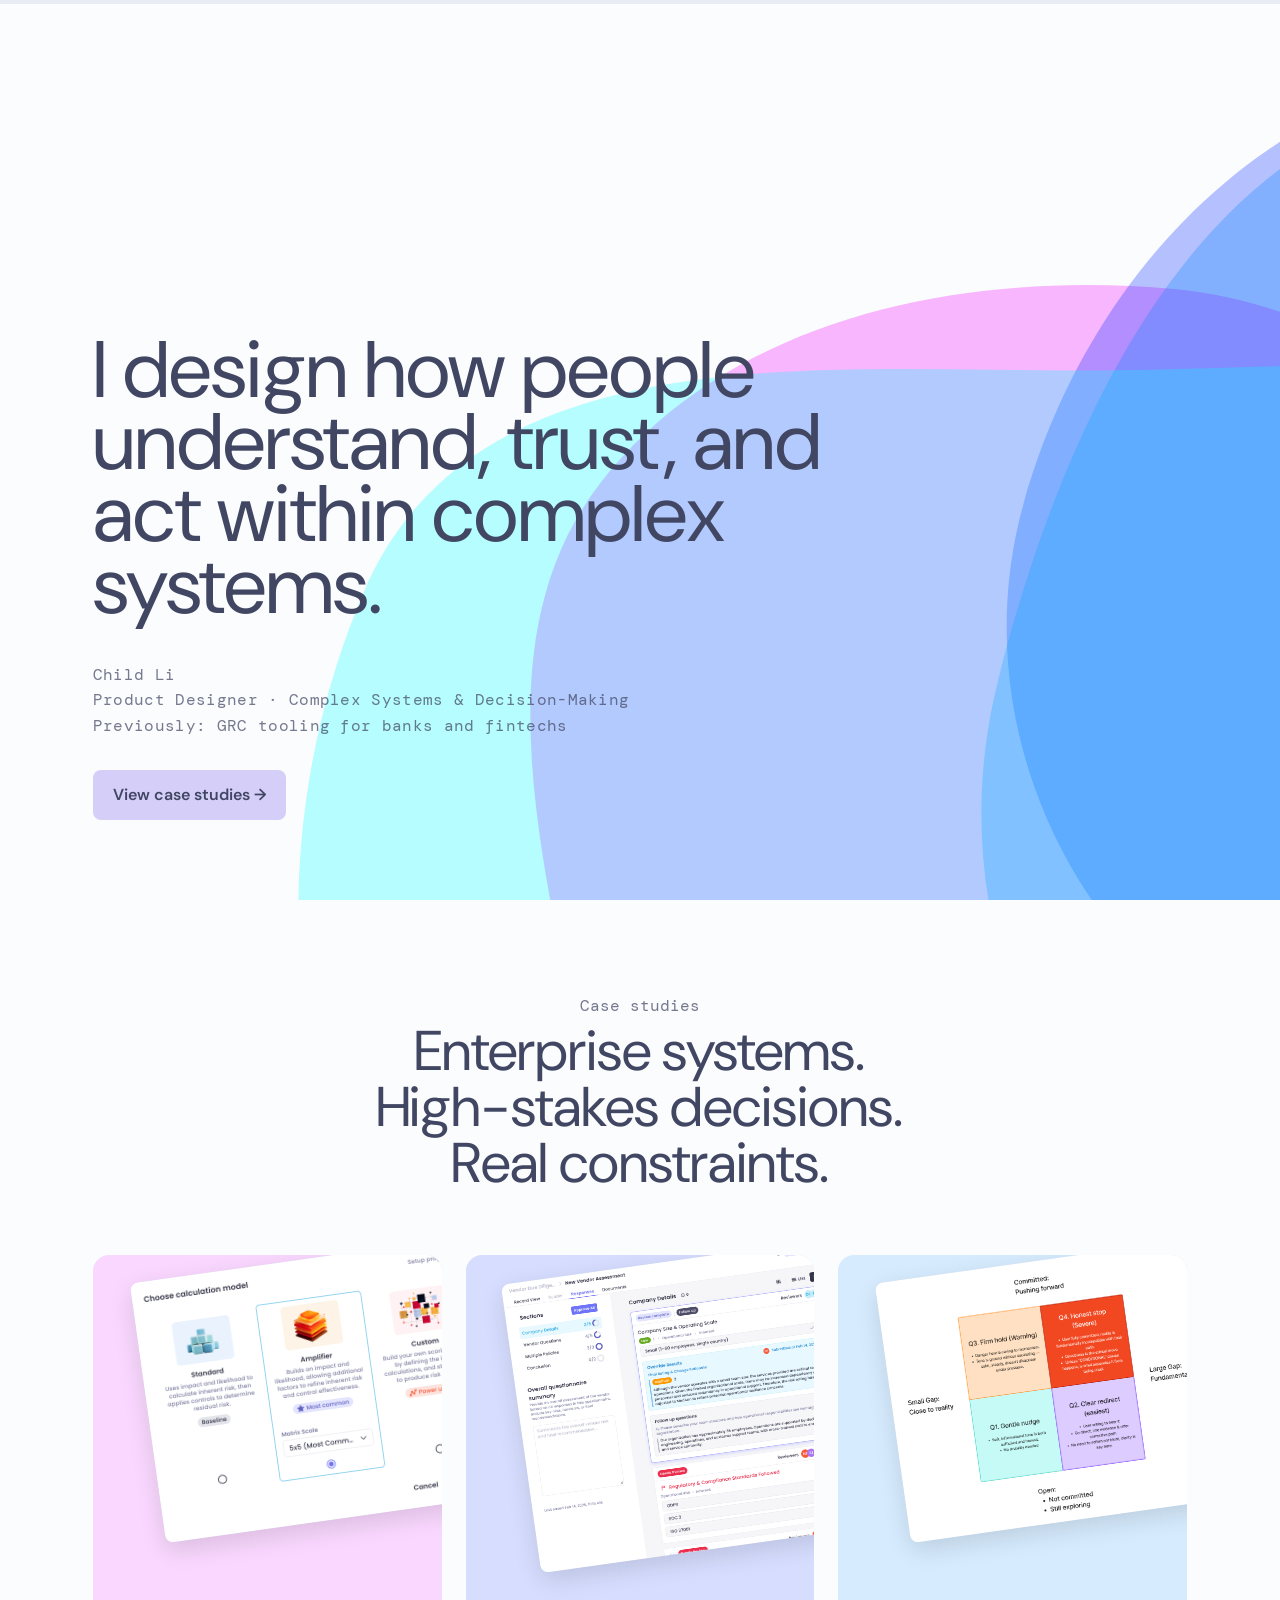
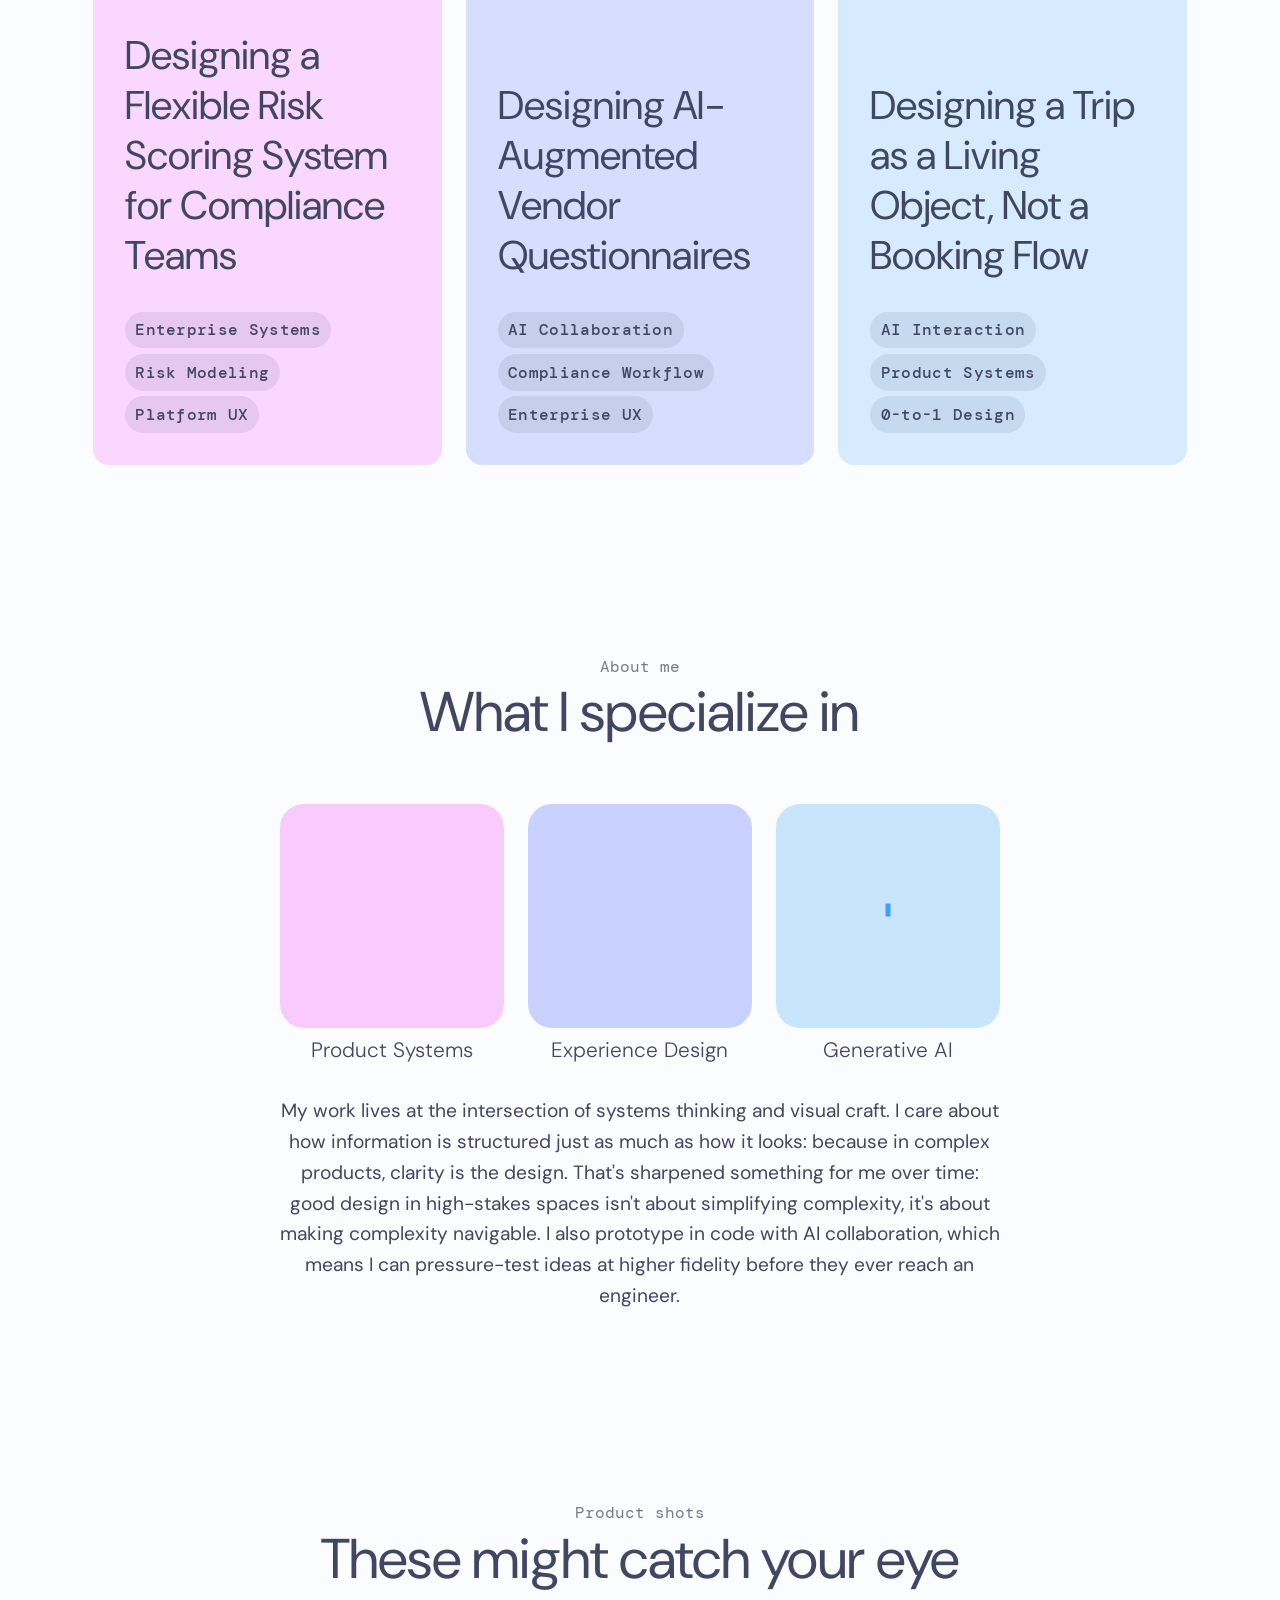
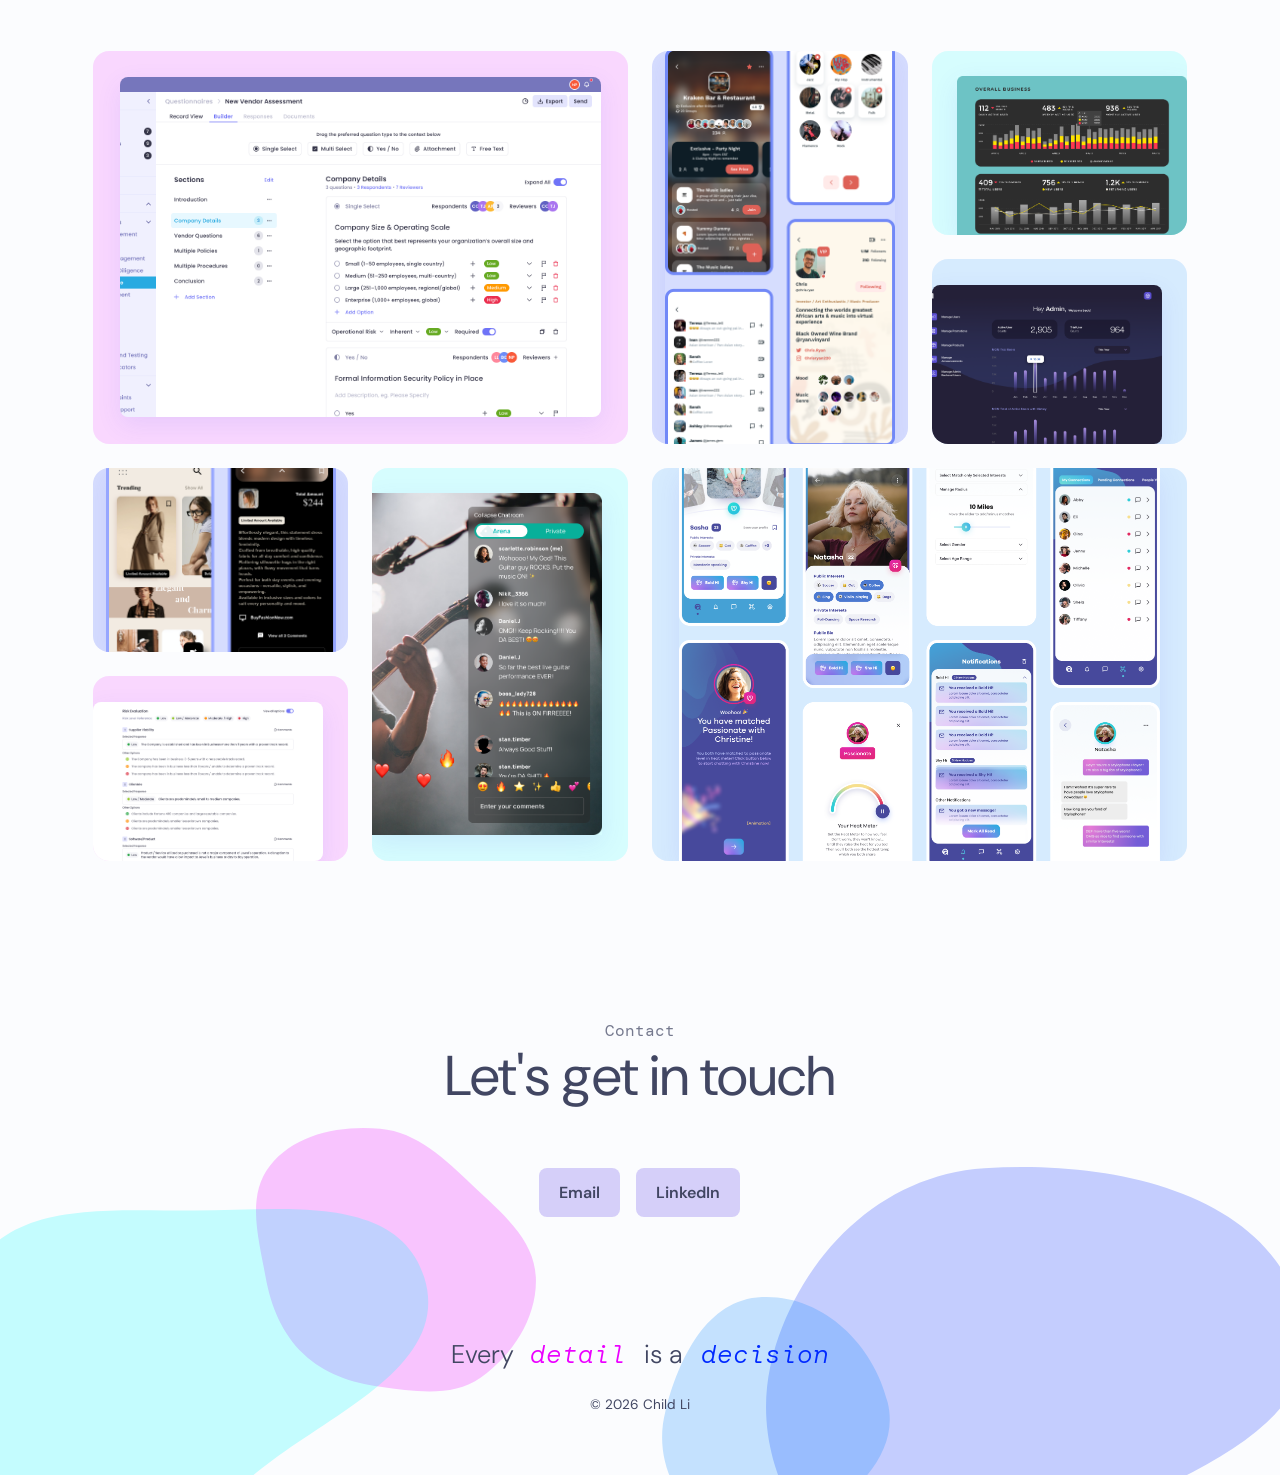
<file: index.html>
<!DOCTYPE html>
<html lang="en">
<head>
  <meta charset="UTF-8">
  <meta name="viewport" content="width=device-width, initial-scale=1.0">
  <title>Child Li • I design how people understand, trust, and act within complex systems</title>
  <link rel="preconnect" href="https://fonts.googleapis.com">
  <link rel="preconnect" href="https://fonts.gstatic.com" crossorigin>
  <link href="https://fonts.googleapis.com/css2?family=DM+Mono:ital@0;1&family=DM+Sans:ital,wght@0,300;0,400;0,500;0,600;0,700;1,400&display=swap" rel="stylesheet">
  <link rel="stylesheet" href="css/styles.css">
</head>
<body>
  <div class="reading-progress" role="progressbar" aria-label="Page reading progress" aria-valuenow="0" aria-valuemin="0" aria-valuemax="100">
    <div class="reading-progress__bar"></div>
  </div>
  <main>
    <!-- Hero -->
    <section class="hero" id="hero">
      <canvas class="hero__bg" id="hero-bg" aria-hidden="true"></canvas>
      <div class="hero__content">
        <h1 class="hero__title">I design how people understand, trust, and act within complex systems.</h1>
        <p class="hero__subtitle">
          <span class="hero__subtitle-line">Child Li</span>
          <span class="hero__subtitle-line">Product Designer · Complex Systems & Decision-Making</span>
          <span class="hero__subtitle-line">Previously: GRC tooling for banks and fintechs</span>
        </p>
        <a href="#case-studies" class="hero__cta">View case studies →</a>
      </div>
    </section>

    <!-- Case Studies -->
    <section class="case-studies" id="case-studies">
      <div class="section-header">
        <h6 class="section-header__eyebrow">Case studies</h6>
        <h2 class="section-header__title">
          <span class="section-header__title-line">Enterprise systems.</span>
          <span class="section-header__title-line">High-stakes decisions.</span>
          <span class="section-header__title-line">Real constraints.</span>
        </h2>
      </div>
      <div class="case-studies__grid">
        <article class="case-card">
          <a href="case-study-1.html" class="case-card__link">
            <div class="case-card__media">
              <div class="case-card__mock">
                <img src="images/case-study/project-1.png" alt="Risk Scoring System project" />
                <span class="placeholder">Project 1</span>
              </div>
            </div>
            <div class="case-card__content">
              <h3 class="case-card__title">Designing a Flexible Risk Scoring System for Compliance Teams</h3>
              <div class="case-card__signals">
                <span class="case-card__signal">Enterprise Systems</span>
                <span class="case-card__signal">Risk Modeling</span>
                <span class="case-card__signal">Platform UX</span>
              </div>
            </div>
          </a>
        </article>
        <article class="case-card">
          <a href="case-study-2.html" class="case-card__link">
            <div class="case-card__media">
              <div class="case-card__mock">
                <img src="images/case-study/project-2.png?v=2" alt="AI-Augmented Vendor Questionnaires project" />
                <span class="placeholder">Project 2</span>
              </div>
            </div>
            <div class="case-card__content">
              <h3 class="case-card__title">Designing AI-Augmented Vendor Questionnaires</h3>
              <div class="case-card__signals">
                <span class="case-card__signal">AI Collaboration</span>
                <span class="case-card__signal">Compliance Workflow</span>
                <span class="case-card__signal">Enterprise UX</span>
              </div>
            </div>
          </a>
        </article>
        <article class="case-card">
          <a href="case-study-3.html" class="case-card__link">
            <div class="case-card__media">
              <div class="case-card__mock">
                <img src="images/case-study-3/cover-6.png?v=2" alt="Designing a trip as a living object" />
                <span class="placeholder">Project 3</span>
              </div>
            </div>
            <div class="case-card__content">
              <h3 class="case-card__title">Designing a Trip as a Living Object, Not a Booking Flow</h3>
              <div class="case-card__signals">
                <span class="case-card__signal">AI Interaction</span>
                <span class="case-card__signal">Product Systems</span>
                <span class="case-card__signal">0-to-1 Design</span>
              </div>
            </div>
          </a>
        </article>
      </div>
    </section>

    <!-- About -->
    <section class="about" id="about">
      <div class="about__inner">
        <div class="section-header">
          <h6 class="section-header__eyebrow">About me</h6>
          <h2 class="section-header__title">What I specialize in</h2>
        </div>
        <div class="about__content">
          <ul class="about__specialties" role="list">
            <li class="about__specialty">
              <div class="about__specialty-box about__specialty-box--accent-1" aria-hidden="true"></div>
              <h6 class="about__specialty-title">Product Systems</h6>
            </li>
            <li class="about__specialty">
              <div class="about__specialty-box about__specialty-box--accent-2" aria-hidden="true"></div>
              <h6 class="about__specialty-title">Experience Design</h6>
            </li>
            <li class="about__specialty">
              <div class="about__specialty-box about__specialty-box--accent-3" aria-hidden="true">
                <svg class="about__tree" viewBox="0 0 224 224" fill="none" focusable="false" aria-hidden="true">
                  <path class="about__tree-branch about__tree-branch--tier-1" d="M112 210 L112 102" />
                  <path class="about__tree-branch about__tree-branch--tier-2" d="M112 178 L38 154" />
                  <path class="about__tree-branch about__tree-branch--tier-2" d="M112 178 L186 154" />
                  <path class="about__tree-branch about__tree-branch--tier-3" d="M112 167 L26 134" />
                  <path class="about__tree-branch about__tree-branch--tier-3" d="M112 167 L198 134" />
                  <path class="about__tree-branch about__tree-branch--tier-4" d="M112 156 L22 114" />
                  <path class="about__tree-branch about__tree-branch--tier-4" d="M112 156 L202 114" />
                  <path class="about__tree-branch about__tree-branch--tier-5" d="M112 146 L30 94" />
                  <path class="about__tree-branch about__tree-branch--tier-5" d="M112 146 L194 94" />
                  <path class="about__tree-branch about__tree-branch--tier-6" d="M112 136 L44 78" />
                  <path class="about__tree-branch about__tree-branch--tier-6" d="M112 136 L180 78" />
                  <path class="about__tree-branch about__tree-branch--tier-7" d="M112 126 L62 62" />
                  <path class="about__tree-branch about__tree-branch--tier-7" d="M112 126 L162 62" />
                  <path class="about__tree-branch about__tree-branch--tier-8" d="M112 116 L84 48" />
                  <path class="about__tree-branch about__tree-branch--tier-8" d="M112 116 L140 48" />
                  <path class="about__tree-branch about__tree-branch--tier-9" d="M112 112 L112 34" />
                  <path class="about__tree-branch about__tree-branch--twig-left" d="M70 124 L52 104" />
                  <path class="about__tree-branch about__tree-branch--twig-right" d="M154 124 L172 104" />
                  <path class="about__tree-branch about__tree-branch--twig-left" d="M58 103 L40 84" />
                  <path class="about__tree-branch about__tree-branch--twig-right" d="M166 103 L184 84" />
                  <path class="about__tree-branch about__tree-branch--twig-left" d="M90 86 L74 66" />
                  <path class="about__tree-branch about__tree-branch--twig-right" d="M134 86 L150 66" />
                  <path class="about__tree-branch about__tree-branch--twig-center" d="M112 74 L96 56" />
                  <path class="about__tree-branch about__tree-branch--twig-center" d="M112 74 L128 56" />
                </svg>
              </div>
              <h6 class="about__specialty-title">Generative AI</h6>
            </li>
          </ul>
          <div class="about__body">
            <p>My work lives at the intersection of systems thinking and visual craft. I care about how information is structured just as much as how it looks: because in complex products, clarity is the design. That's sharpened something for me over time: good design in high-stakes spaces isn't about simplifying complexity, it's about making complexity navigable. I also prototype in code with AI collaboration, which means I can pressure-test ideas at higher fidelity before they ever reach an engineer.</p>
          </div>
        </div>
      </div>
    </section>

    <!-- Bento grid -->
    <section class="bento" id="bento">
      <div class="section-header">
        <h6 class="section-header__eyebrow">Product shots</h6>
        <h2 class="section-header__title">These might catch your eye</h2>
      </div>
      <div class="bento__grid">
        <div class="bento__item bento__item--large bento__item--featured">
          <img src="images/product-shots/shot-1.png" alt="Product shot 1">
          <span class="placeholder">Work 1</span>
        </div>
        <div class="bento__item bento__item--tall">
          <img src="images/product-shots/shot-2.png" alt="Product shot 2">
          <span class="placeholder">Work 2</span>
        </div>
        <div class="bento__item">
          <img src="images/product-shots/shot-3.png" alt="Product shot 3">
          <span class="placeholder">Work 3</span>
        </div>
        <div class="bento__item">
          <img src="images/product-shots/shot-4.png" alt="Product shot 4">
          <span class="placeholder">Work 4</span>
        </div>
        <div class="bento__item">
          <img src="images/product-shots/shot-5.png" alt="Product shot 5">
          <span class="placeholder">Work 5</span>
        </div>
        <div class="bento__item">
          <img src="images/product-shots/shot-6.png" alt="Product shot 6">
          <span class="placeholder">Work 6</span>
        </div>
        <div class="bento__item bento__item--tall">
          <img src="images/product-shots/shot-7.png" alt="Product shot 7">
          <span class="placeholder">Work 7</span>
        </div>
        <div class="bento__item bento__item--large bento__item--rotated">
          <img src="images/product-shots/shot-8.png" alt="Product shot 8">
          <span class="placeholder">Work 8</span>
        </div>
      </div>
    </section>

    <!-- Contact -->
    <section class="contact" id="contact">
      <div class="contact__inner">
        <div class="section-header">
          <h6 class="section-header__eyebrow">Contact</h6>
          <h2 class="section-header__title">Let's get in touch</h2>
        </div>
        <div class="contact__links">
          <a href="mailto:childdddli@gmail.com" class="contact__link">Email</a>
          <a href="https://www.linkedin.com/in/childli" class="contact__link">LinkedIn</a>
        </div>
      </div>
    </section>
  </main>

  <footer class="site-footer">
    <div class="site-footer__spheres" aria-hidden="true">
      <span class="site-footer__sphere"></span>
      <span class="site-footer__sphere"></span>
      <span class="site-footer__sphere"></span>
      <span class="site-footer__sphere"></span>
    </div>
    <div class="site-footer__brand">
      <h5 class="site-footer__tagline" aria-label="Every detail is a decision">Every <span class="site-footer__tagline-detail">detail</span><span class="site-footer__tagline-bridge"> is a </span><span class="site-footer__tagline-decision">decision</span></h5>
      <p class="site-footer__copyright">© 2026 Child Li</p>
    </div>
  </footer>

  <script src="js/main.js"></script>
</body>
</html>
</file>
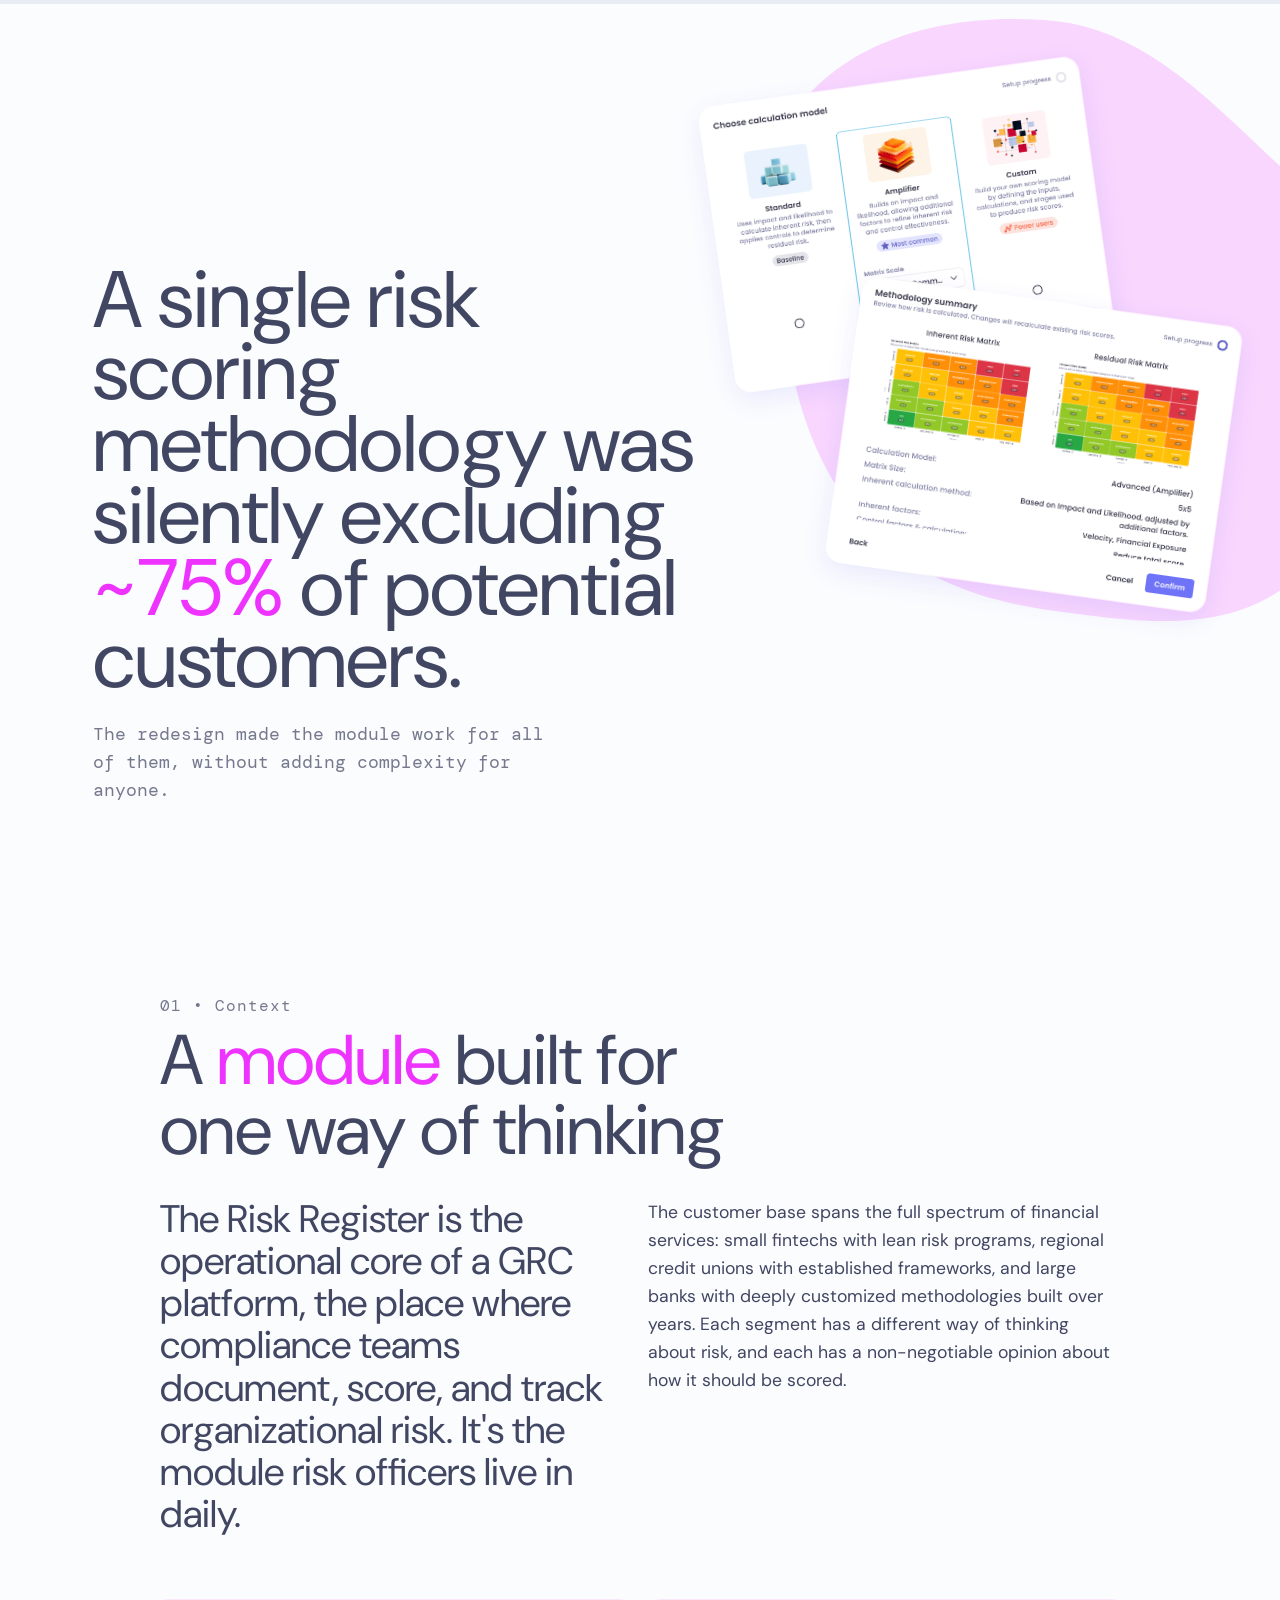
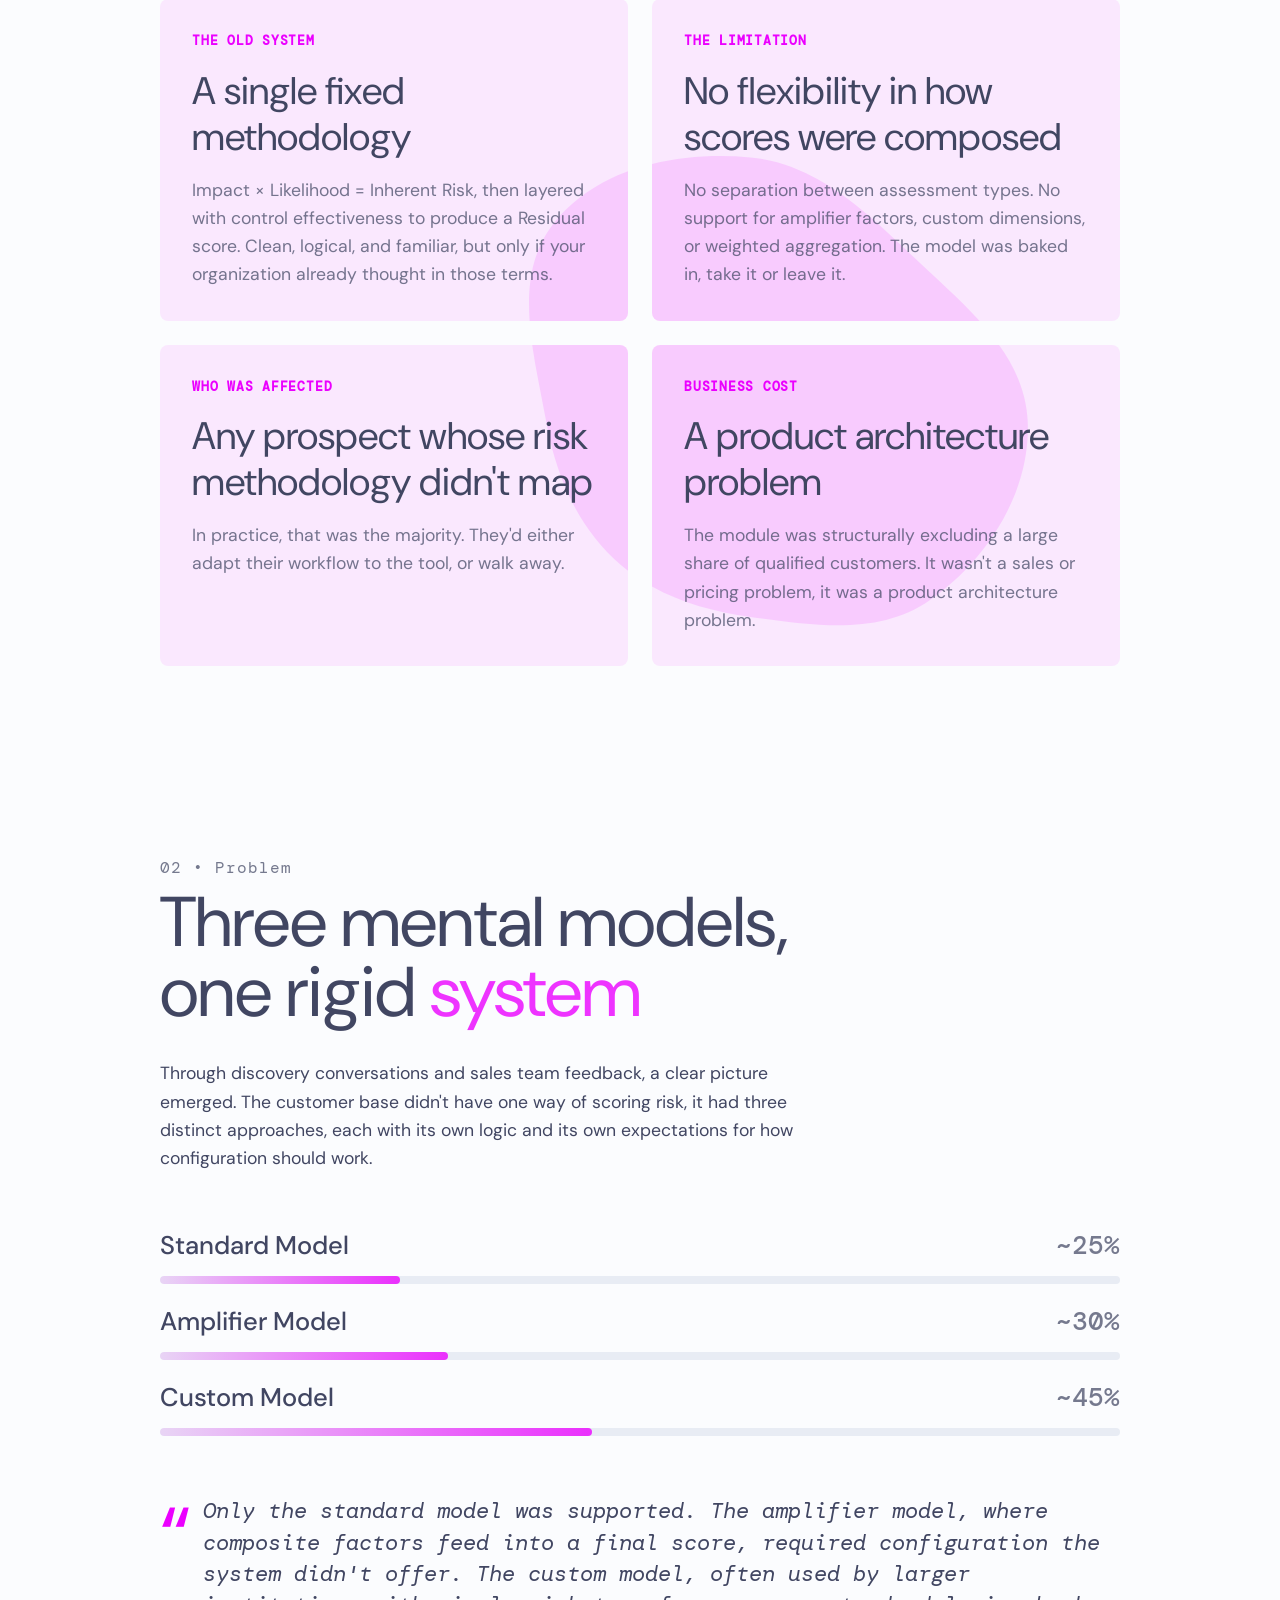
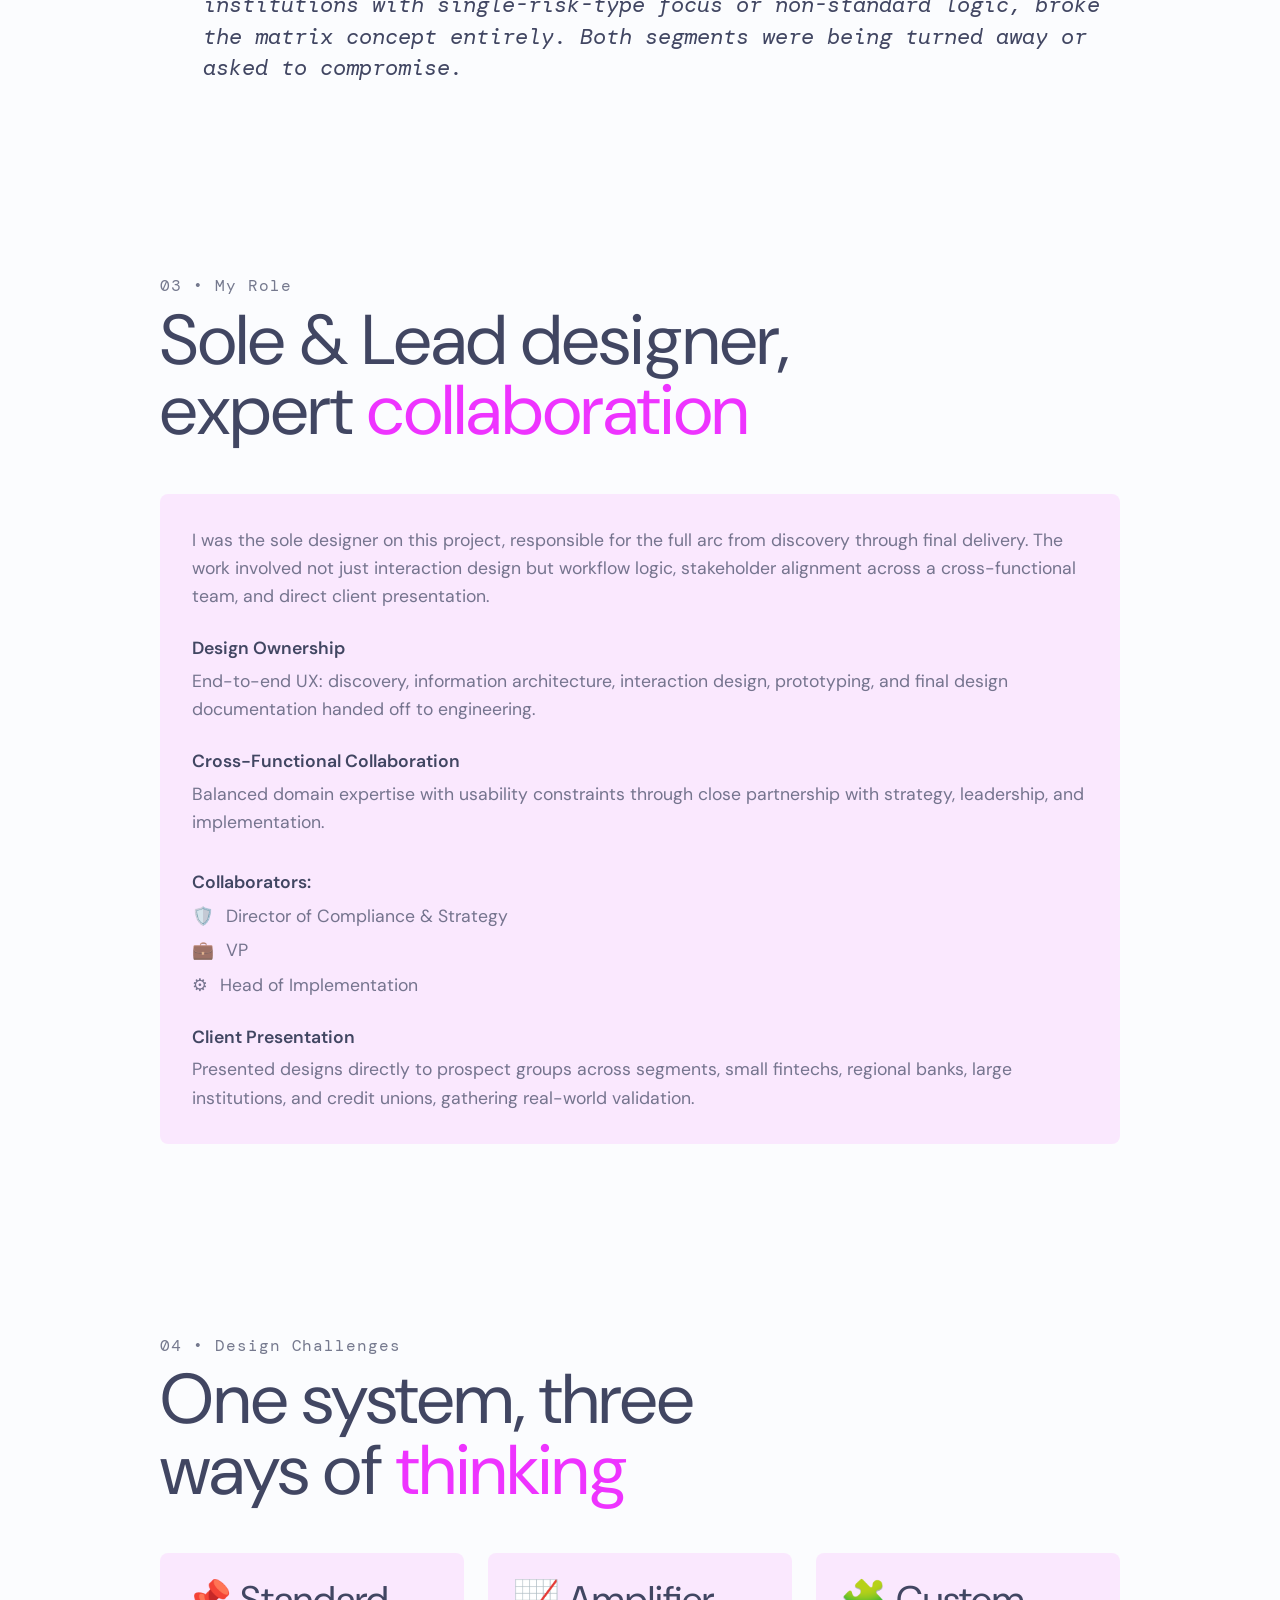
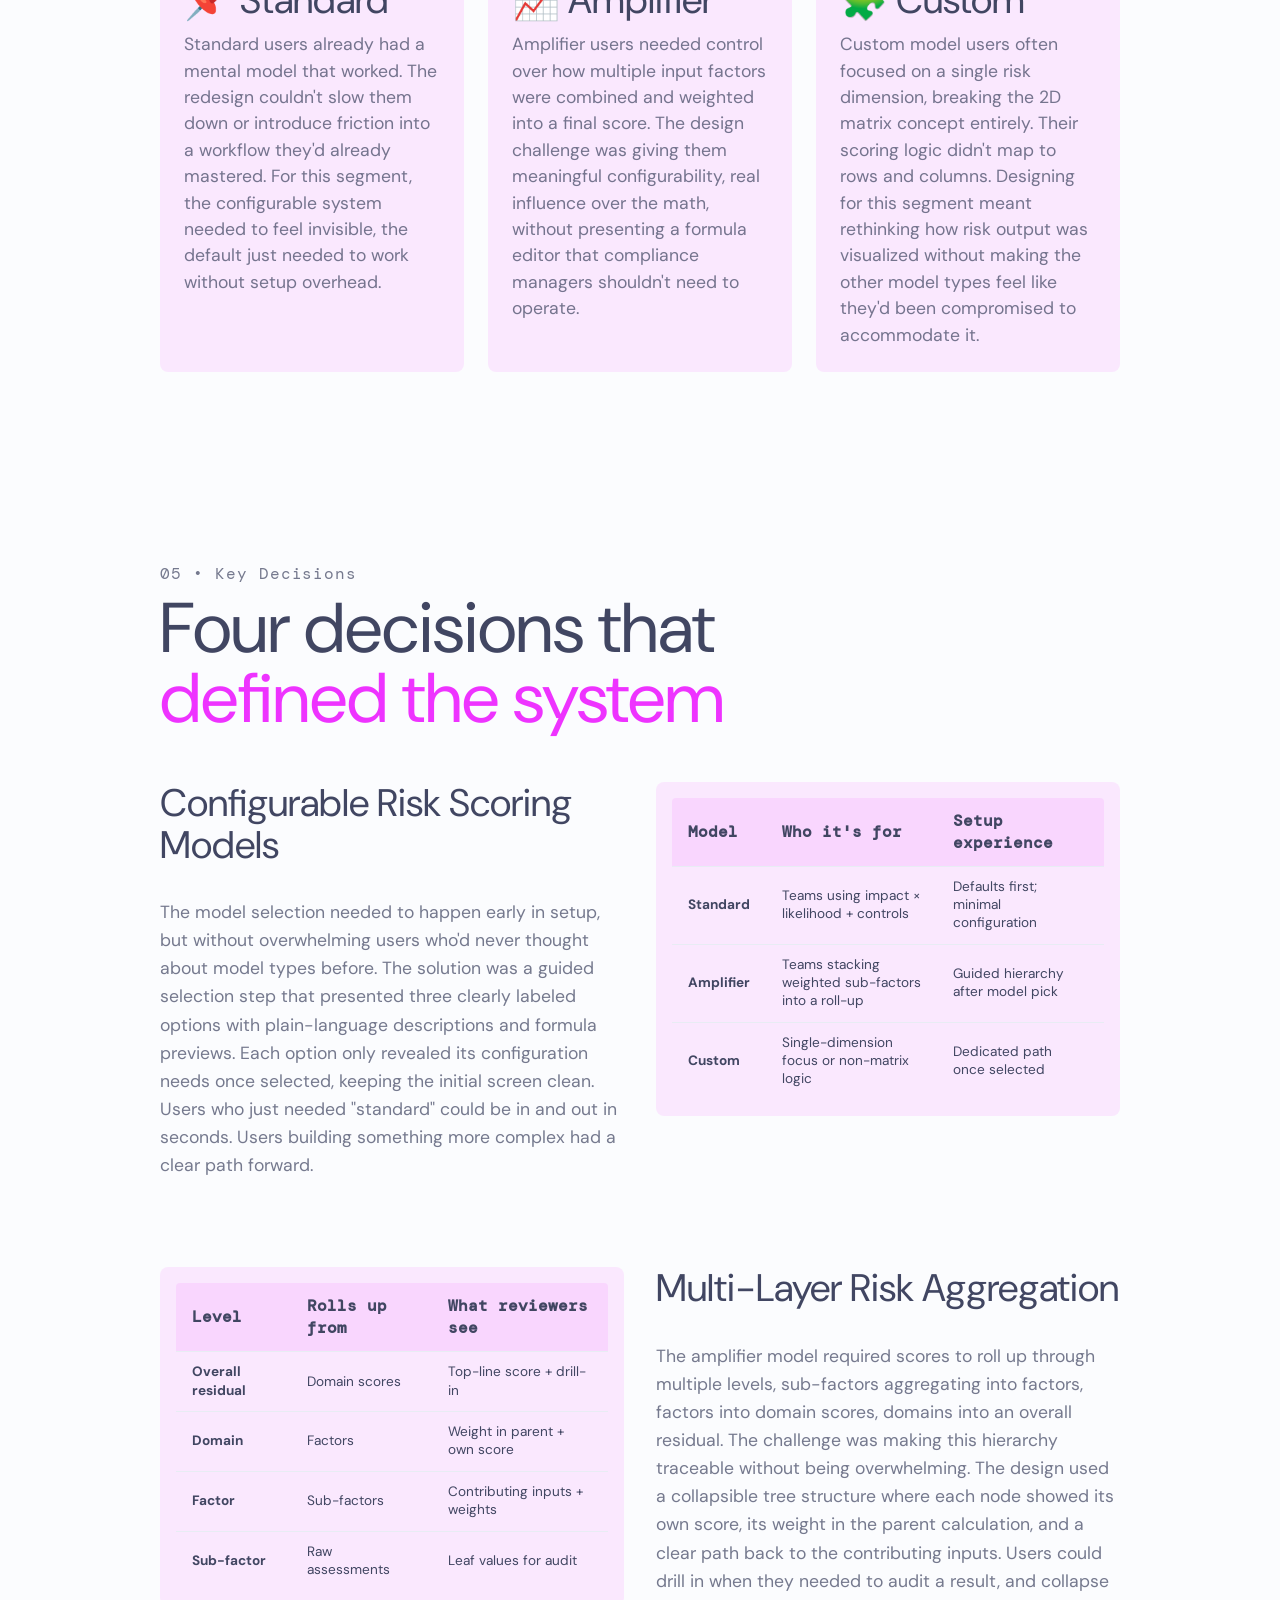
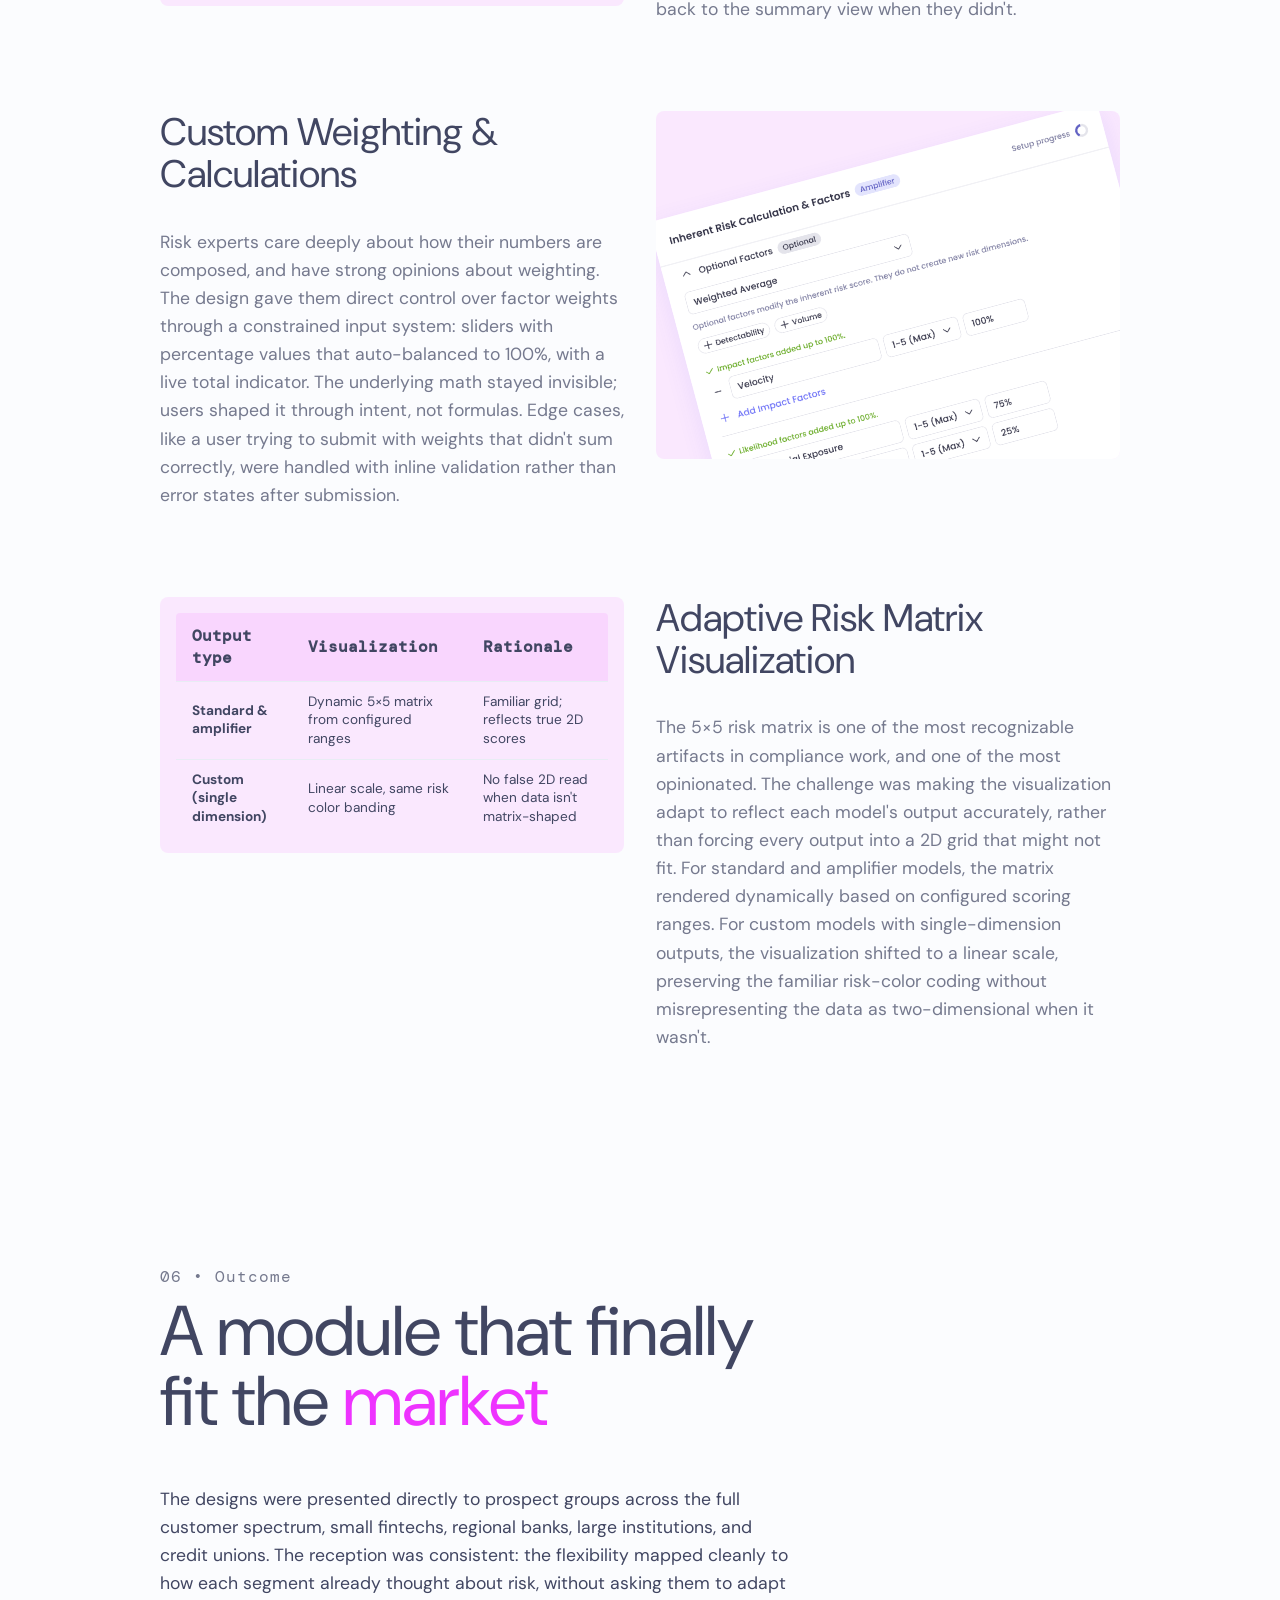
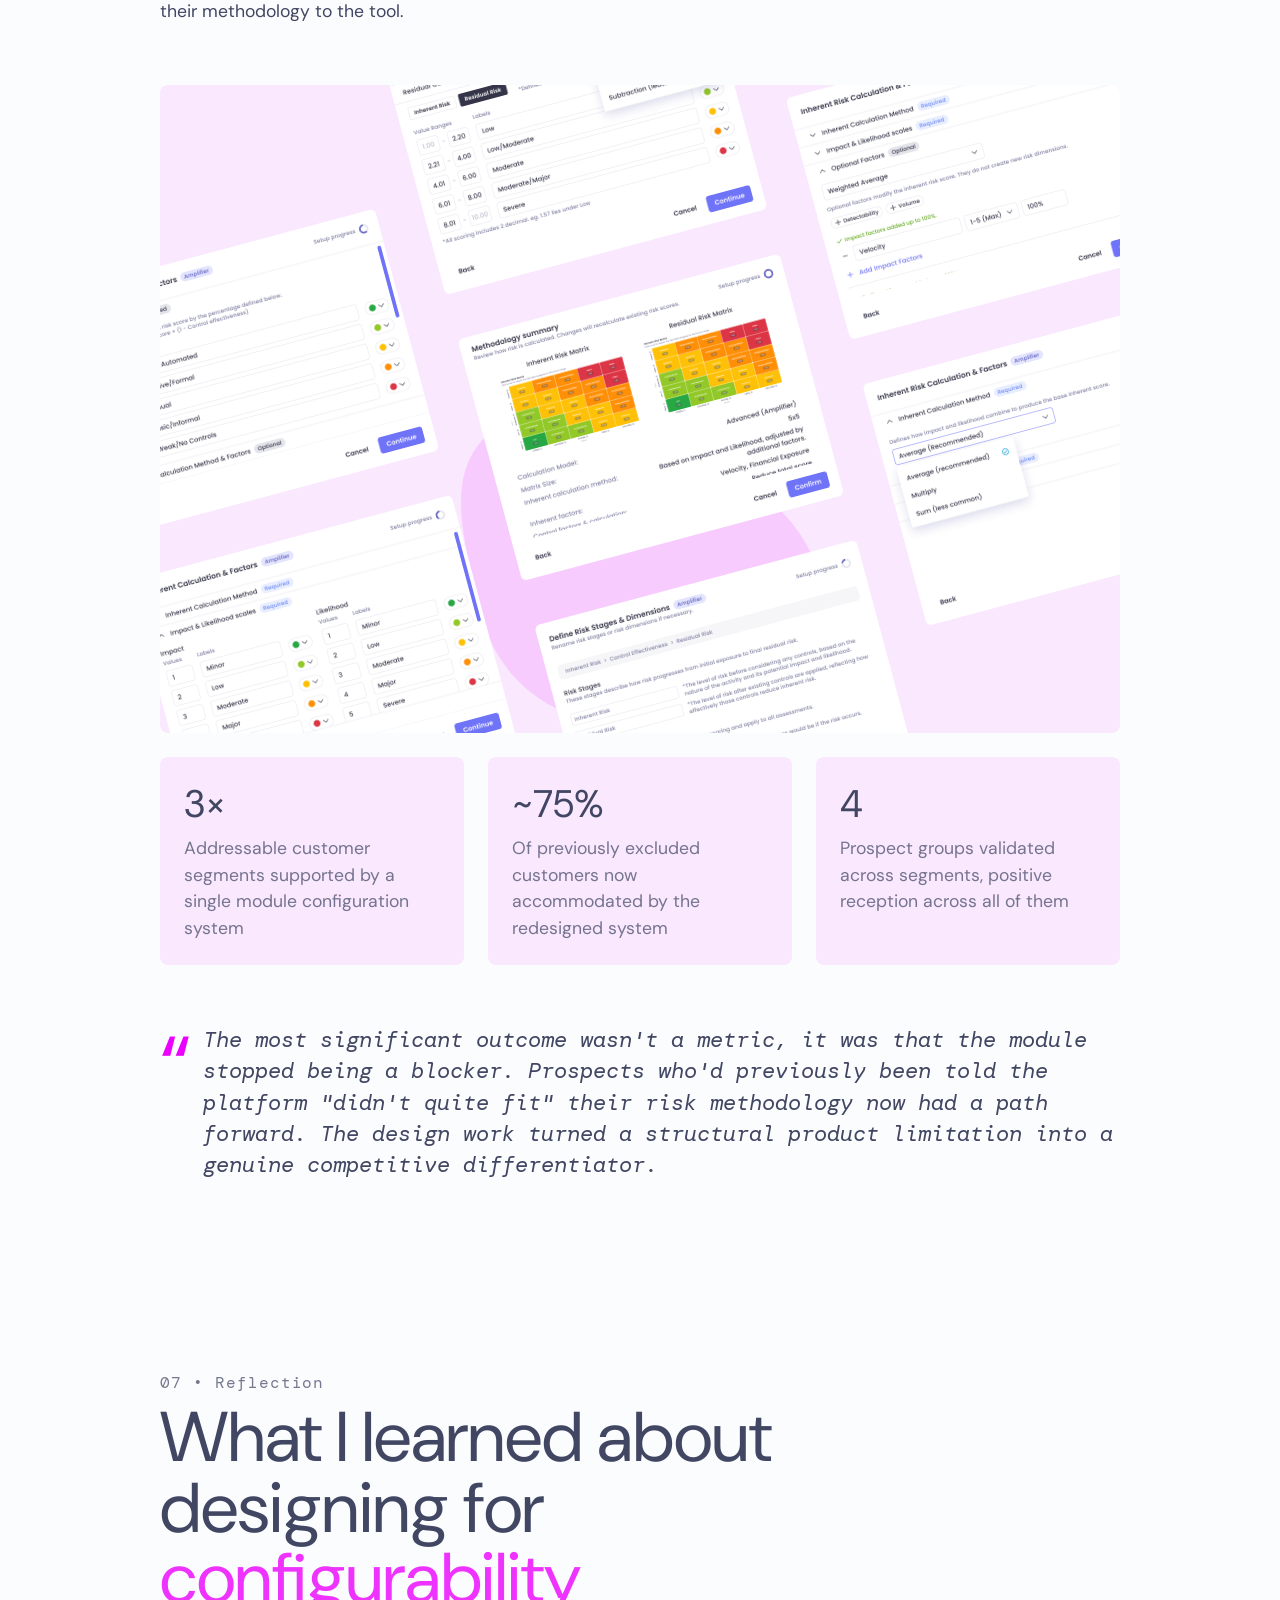
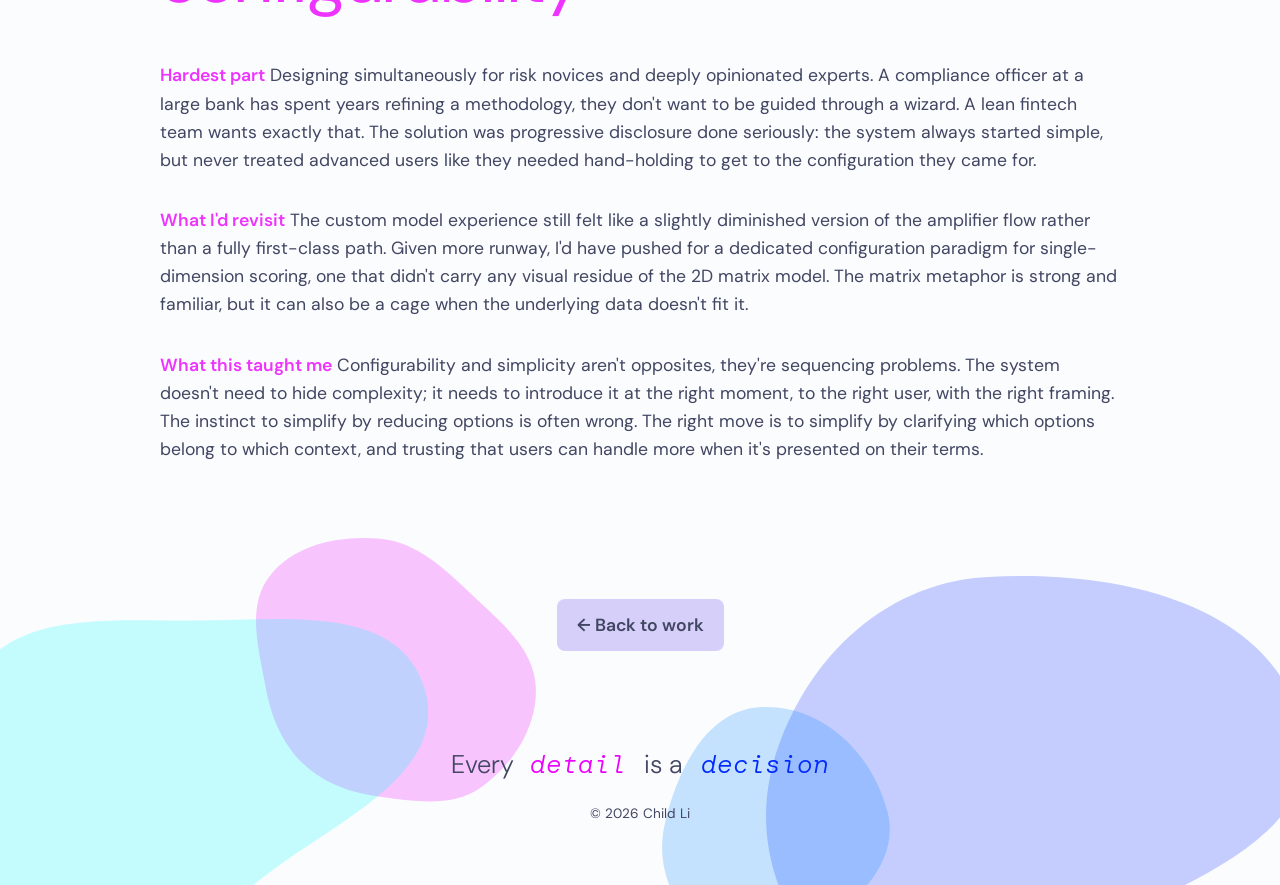
<file: case-study-1.html>
<!DOCTYPE html>
<html lang="en">
<head>
  <meta charset="UTF-8">
  <meta name="viewport" content="width=device-width, initial-scale=1.0">
  <title>Designing a Flexible Risk Scoring System for Compliance Teams - Case Study 1</title>
  <link rel="preconnect" href="https://fonts.googleapis.com">
  <link rel="preconnect" href="https://fonts.gstatic.com" crossorigin>
  <link href="https://fonts.googleapis.com/css2?family=Instrument+Serif:ital@0;1&family=DM+Mono:ital@0;1&family=DM+Sans:ital,wght@0,300;0,400;0,500;0,600;0,700;1,400&display=swap" rel="stylesheet">
  <link rel="stylesheet" href="css/styles.css">
  <link rel="stylesheet" href="css/case-study.css">
</head>
<body class="page-case-study page-case-study--1">
  <div class="reading-progress" role="progressbar" aria-label="Page reading progress" aria-valuenow="0" aria-valuemin="0" aria-valuemax="100">
    <div class="reading-progress__bar"></div>
  </div>
  <main>
    <!-- Hook hero (staggered entrance) -->
    <section class="cs-hero">
      <div class="cs-hero__inner">
        <div class="cs-hero__content">
          <h1 class="cs-hero__title" data-stagger>A single risk scoring methodology was silently excluding <span class="section-heading__accent">~75%</span> of potential customers.</h1>
          <p class="cs-hero__subtitle" data-stagger>The redesign made the module work for all of them, without adding complexity for anyone.</p>
        </div>
      </div>
      <div class="cs-hero__covers cs-hero__covers--stacked" aria-label="Project cover images">
        <figure class="cs-hero__cover cs-hero__cover--1">
          <img src="images/case-study-1/cover-1.png" alt="Case study cover 1">
        </figure>
        <figure class="cs-hero__cover cs-hero__cover--2">
          <img src="images/case-study-1/cover-2.png" alt="Case study cover 2">
        </figure>
      </div>
    </section>

    <!-- 01 • Context -->
    <section class="cs-context">
      <div class="cs-context__wrap">
        <div class="cs-context__body">
          <h6 class="cs-context__title">01 • Context</h6>
          <h2 class="section-heading">A <span class="section-heading__accent">module</span> built for one way of thinking</h2>
          <div class="cs-context__lead-row">
            <h4 class="cs-context__lead">The Risk Register is the operational core of a GRC platform, the place where compliance teams document, score, and track organizational risk. It's the module risk officers live in daily.</h4>
            <p>The customer base spans the full spectrum of financial services: small fintechs with lean risk programs, regional credit unions with established frameworks, and large banks with deeply customized methodologies built over years. Each segment has a different way of thinking about risk, and each has a non-negotiable opinion about how it should be scored.</p>
          </div>
          <div class="challenge-grid cs-context__breakdown">
            <div class="challenge-card">
              <div class="challenge-tag">The old system</div>
              <h4>A single fixed methodology</h4>
              <p>Impact × Likelihood = Inherent Risk, then layered with control effectiveness to produce a Residual score. Clean, logical, and familiar, but only if your organization already thought in those terms.</p>
            </div>
            <div class="challenge-card">
              <div class="challenge-tag">The limitation</div>
              <h4>No flexibility in how scores were composed</h4>
              <p>No separation between assessment types. No support for amplifier factors, custom dimensions, or weighted aggregation. The model was baked in, take it or leave it.</p>
            </div>
            <div class="challenge-card">
              <div class="challenge-tag">Who was affected</div>
              <h4>Any prospect whose risk methodology didn't map</h4>
              <p>In practice, that was the majority. They'd either adapt their workflow to the tool, or walk away.</p>
            </div>
            <div class="challenge-card">
              <div class="challenge-tag">Business cost</div>
              <h4>A product architecture problem</h4>
              <p>The module was structurally excluding a large share of qualified customers. It wasn't a sales or pricing problem, it was a product architecture problem.</p>
            </div>
          </div>
        </div>
      </div>
    </section>

    <!-- 02 • Problem -->
    <section class="cs-context cs-context--problem">
      <div class="cs-context__wrap">
        <div class="cs-context__body">
          <h6 class="cs-context__title">02 • Problem</h6>
          <h2 class="section-heading">Three mental models, one rigid <span class="section-heading__accent">system</span></h2>
          <p class="cs-context__intro-p">Through discovery conversations and sales team feedback, a clear picture emerged. The customer base didn't have one way of scoring risk, it had three distinct approaches, each with its own logic and its own expectations for how configuration should work.</p>
        </div>
        <aside class="cs-context__stats cs-context__stats--bars">
          <div class="cs-progress-item">
            <div class="cs-progress-item__head">
              <span class="cs-progress-item__label">Standard Model</span>
              <span class="cs-progress-item__pct">~25%</span>
            </div>
            <div class="cs-progress-item__bar">
              <div class="cs-progress-item__fill" data-progress="25"></div>
            </div>
          </div>
          <div class="cs-progress-item">
            <div class="cs-progress-item__head">
              <span class="cs-progress-item__label">Amplifier Model</span>
              <span class="cs-progress-item__pct">~30%</span>
            </div>
            <div class="cs-progress-item__bar">
              <div class="cs-progress-item__fill" data-progress="30"></div>
            </div>
          </div>
          <div class="cs-progress-item">
            <div class="cs-progress-item__head">
              <span class="cs-progress-item__label">Custom Model</span>
              <span class="cs-progress-item__pct">~45%</span>
            </div>
            <div class="cs-progress-item__bar">
              <div class="cs-progress-item__fill" data-progress="45"></div>
            </div>
          </div>
        </aside>
        <blockquote class="cs-context__quote">
          <p>Only the standard model was supported. The amplifier model, where composite factors feed into a final score, required configuration the system didn't offer. The custom model, often used by larger institutions with single-risk-type focus or non-standard logic, broke the matrix concept entirely. Both segments were being turned away or asked to compromise.</p>
        </blockquote>
      </div>
    </section>

    <!-- Role: 3-column grid -->
    <section class="cs-role">
      <div class="cs-inner">
        <h6 class="section-title">03 • My Role</h6>
        <h2 class="section-heading">Sole &amp; Lead designer, expert <span class="section-heading__accent">collaboration</span></h2>
        <div class="cs-role__body">
          <p>I was the sole designer on this project, responsible for the full arc from discovery through final delivery. The work involved not just interaction design but workflow logic, stakeholder alignment across a cross-functional team, and direct client presentation.</p>
          <p><strong>Design Ownership</strong> End-to-end UX: discovery, information architecture, interaction design, prototyping, and final design documentation handed off to engineering.</p>
          <p><strong>Cross-Functional Collaboration</strong> Balanced domain expertise with usability constraints through close partnership with strategy, leadership, and implementation.</p>
          <p class="cs-role__collaborators">
            <strong>Collaborators:</strong>
            <span class="cs-role__collaborator"><span class="cs-role__collaborator-emoji" aria-hidden="true">🛡️</span> Director of Compliance &amp; Strategy</span>
            <span class="cs-role__collaborator"><span class="cs-role__collaborator-emoji" aria-hidden="true">💼</span> VP</span>
            <span class="cs-role__collaborator"><span class="cs-role__collaborator-emoji" aria-hidden="true">⚙️</span> Head of Implementation</span>
          </p>
          <p><strong>Client Presentation</strong> Presented designs directly to prospect groups across segments, small fintechs, regional banks, large institutions, and credit unions, gathering real-world validation.</p>
        </div>
      </div>
    </section>

    <!-- Design Challenges: stats-style impact grid (same pattern as Outcome section) -->
    <section class="cs-challenges">
      <div class="cs-inner">
        <h6 class="section-title">04 • Design Challenges</h6>
        <h2 class="section-heading">One system, three ways of <span class="section-heading__accent">thinking</span></h2>
        <div class="cs-outcome__impact">
          <div class="cs-impact__grid cs-impact__grid--stats-style">
            <div class="cs-impact__card">
              <span class="cs-impact__value">📌 Standard</span>
              <p class="cs-impact__label">Standard users already had a mental model that worked. The redesign couldn't slow them down or introduce friction into a workflow they'd already mastered. For this segment, the configurable system needed to feel invisible, the default just needed to work without setup overhead.</p>
            </div>
            <div class="cs-impact__card">
              <span class="cs-impact__value">📈 Amplifier</span>
              <p class="cs-impact__label">Amplifier users needed control over how multiple input factors were combined and weighted into a final score. The design challenge was giving them meaningful configurability, real influence over the math, without presenting a formula editor that compliance managers shouldn't need to operate.</p>
            </div>
            <div class="cs-impact__card">
              <span class="cs-impact__value">🧩 Custom</span>
              <p class="cs-impact__label">Custom model users often focused on a single risk dimension, breaking the 2D matrix concept entirely. Their scoring logic didn't map to rows and columns. Designing for this segment meant rethinking how risk output was visualized without making the other model types feel like they'd been compromised to accommodate it.</p>
            </div>
          </div>
        </div>
      </div>
    </section>

    <!-- Key Decisions: split layout, text + table or visual (matches case study 2) -->
    <section class="cs-decisions">
      <div class="cs-inner">
        <h6 class="section-title">05 • Key Decisions</h6>
        <h2 class="section-heading">Four decisions that <span class="section-heading__accent">defined the system</span></h2>
        <div class="cs-decisions__list cs-decisions__list--split">
          <article class="cs-decision cs-decision--split">
            <div class="cs-decision__row">
              <div class="cs-decision__content">
                <div class="cs-decision__head-static">
                  <h4 class="cs-decision__title">Configurable Risk Scoring Models</h4>
                </div>
                <div class="cs-decision__body cs-decision__body--open">
                  <div class="cs-decision__body-inner">
                    <p>The model selection needed to happen early in setup, but without overwhelming users who'd never thought about model types before. The solution was a guided selection step that presented three clearly labeled options with plain-language descriptions and formula previews. Each option only revealed its configuration needs once selected, keeping the initial screen clean. Users who just needed "standard" could be in and out in seconds. Users building something more complex had a clear path forward.</p>
                  </div>
                </div>
              </div>
              <div class="cs-decision__media">
                <div class="cs-decision__frame cs-decision__frame--table">
                  <div class="cs-decision__table-wrap">
                    <table class="cs-context__table">
                      <thead>
                        <tr>
                          <th>Model</th>
                          <th>Who it's for</th>
                          <th>Setup experience</th>
                        </tr>
                      </thead>
                      <tbody>
                        <tr>
                          <td><strong>Standard</strong></td>
                          <td>Teams using impact × likelihood + controls</td>
                          <td>Defaults first; minimal configuration</td>
                        </tr>
                        <tr>
                          <td><strong>Amplifier</strong></td>
                          <td>Teams stacking weighted sub-factors into a roll-up</td>
                          <td>Guided hierarchy after model pick</td>
                        </tr>
                        <tr>
                          <td><strong>Custom</strong></td>
                          <td>Single-dimension focus or non-matrix logic</td>
                          <td>Dedicated path once selected</td>
                        </tr>
                      </tbody>
                    </table>
                  </div>
                </div>
              </div>
            </div>
          </article>
          <article class="cs-decision cs-decision--split">
            <div class="cs-decision__row">
              <div class="cs-decision__media">
                <div class="cs-decision__frame cs-decision__frame--table">
                  <div class="cs-decision__table-wrap">
                    <table class="cs-context__table">
                      <thead>
                        <tr>
                          <th>Level</th>
                          <th>Rolls up from</th>
                          <th>What reviewers see</th>
                        </tr>
                      </thead>
                      <tbody>
                        <tr>
                          <td><strong>Overall residual</strong></td>
                          <td>Domain scores</td>
                          <td>Top-line score + drill-in</td>
                        </tr>
                        <tr>
                          <td><strong>Domain</strong></td>
                          <td>Factors</td>
                          <td>Weight in parent + own score</td>
                        </tr>
                        <tr>
                          <td><strong>Factor</strong></td>
                          <td>Sub-factors</td>
                          <td>Contributing inputs + weights</td>
                        </tr>
                        <tr>
                          <td><strong>Sub-factor</strong></td>
                          <td>Raw assessments</td>
                          <td>Leaf values for audit</td>
                        </tr>
                      </tbody>
                    </table>
                  </div>
                </div>
              </div>
              <div class="cs-decision__content">
                <div class="cs-decision__head-static">
                  <h4 class="cs-decision__title">Multi-Layer Risk Aggregation</h4>
                </div>
                <div class="cs-decision__body cs-decision__body--open">
                  <div class="cs-decision__body-inner">
                    <p>The amplifier model required scores to roll up through multiple levels, sub-factors aggregating into factors, factors into domain scores, domains into an overall residual. The challenge was making this hierarchy traceable without being overwhelming. The design used a collapsible tree structure where each node showed its own score, its weight in the parent calculation, and a clear path back to the contributing inputs. Users could drill in when they needed to audit a result, and collapse back to the summary view when they didn't.</p>
                  </div>
                </div>
              </div>
            </div>
          </article>
          <article class="cs-decision cs-decision--split">
            <div class="cs-decision__row">
              <div class="cs-decision__content">
                <div class="cs-decision__head-static">
                  <h4 class="cs-decision__title">Custom Weighting &amp; Calculations</h4>
                </div>
                <div class="cs-decision__body cs-decision__body--open">
                  <div class="cs-decision__body-inner">
                    <p>Risk experts care deeply about how their numbers are composed, and have strong opinions about weighting. The design gave them direct control over factor weights through a constrained input system: sliders with percentage values that auto-balanced to 100%, with a live total indicator. The underlying math stayed invisible; users shaped it through intent, not formulas. Edge cases, like a user trying to submit with weights that didn't sum correctly, were handled with inline validation rather than error states after submission.</p>
                  </div>
                </div>
              </div>
              <div class="cs-decision__media">
                <div class="cs-decision__frame cs-decision__frame--tilt">
                  <img
                    src="images/case-study-1/key-decision-a.png"
                    alt="Custom weighting UI: sliders with a live total and inline validation"
                    width="1440"
                    height="1280"
                    loading="lazy"
                    decoding="async"
                  />
                </div>
              </div>
            </div>
          </article>
          <article class="cs-decision cs-decision--split">
            <div class="cs-decision__row">
              <div class="cs-decision__media">
                <div class="cs-decision__frame cs-decision__frame--table">
                  <div class="cs-decision__table-wrap">
                    <table class="cs-context__table">
                      <thead>
                        <tr>
                          <th>Output type</th>
                          <th>Visualization</th>
                          <th>Rationale</th>
                        </tr>
                      </thead>
                      <tbody>
                        <tr>
                          <td><strong>Standard &amp; amplifier</strong></td>
                          <td>Dynamic 5×5 matrix from configured ranges</td>
                          <td>Familiar grid; reflects true 2D scores</td>
                        </tr>
                        <tr>
                          <td><strong>Custom (single dimension)</strong></td>
                          <td>Linear scale, same risk color banding</td>
                          <td>No false 2D read when data isn't matrix-shaped</td>
                        </tr>
                      </tbody>
                    </table>
                  </div>
                </div>
              </div>
              <div class="cs-decision__content">
                <div class="cs-decision__head-static">
                  <h4 class="cs-decision__title">Adaptive Risk Matrix Visualization</h4>
                </div>
                <div class="cs-decision__body cs-decision__body--open">
                  <div class="cs-decision__body-inner">
                    <p>The 5×5 risk matrix is one of the most recognizable artifacts in compliance work, and one of the most opinionated. The challenge was making the visualization adapt to reflect each model's output accurately, rather than forcing every output into a 2D grid that might not fit. For standard and amplifier models, the matrix rendered dynamically based on configured scoring ranges. For custom models with single-dimension outputs, the visualization shifted to a linear scale, preserving the familiar risk-color coding without misrepresenting the data as two-dimensional when it wasn't.</p>
                  </div>
                </div>
              </div>
            </div>
          </article>
        </div>
      </div>
    </section>

    <!-- Outcome: final design + impact combined -->
    <section class="cs-outcome">
      <div class="cs-inner">
        <h6 class="section-title">06 • Outcome</h6>
        <h2 class="section-heading">A module that finally fit the <span class="section-heading__accent">market</span></h2>
        <p class="cs-context__intro-p">The designs were presented directly to prospect groups across the full customer spectrum, small fintechs, regional banks, large institutions, and credit unions. The reception was consistent: the flexibility mapped cleanly to how each segment already thought about risk, without asking them to adapt their methodology to the tool.</p>
        <div class="cs-outcome__impact">
          <div class="cs-outcome__overview">
            <div class="cs-outcome__overview-frame">
              <img class="cs-outcome__overview-img" src="images/case-study-1/outcome.png" alt="Delivered risk scoring module: configuration and flows shown as presented to prospect groups across segments.">
            </div>
          </div>
          <div class="cs-impact__grid cs-impact__grid--stats-style">
            <div class="cs-impact__card">
              <span class="cs-impact__value">3×</span>
              <p class="cs-impact__label">Addressable customer segments supported by a single module configuration system</p>
            </div>
            <div class="cs-impact__card">
              <span class="cs-impact__value">~75%</span>
              <p class="cs-impact__label">Of previously excluded customers now accommodated by the redesigned system</p>
            </div>
            <div class="cs-impact__card">
              <span class="cs-impact__value">4</span>
              <p class="cs-impact__label">Prospect groups validated across segments, positive reception across all of them</p>
            </div>
          </div>
        </div>
        <blockquote class="cs-context__quote">
          <p>The most significant outcome wasn't a metric, it was that the module stopped being a blocker. Prospects who'd previously been told the platform "didn't quite fit" their risk methodology now had a path forward. The design work turned a structural product limitation into a genuine competitive differentiator.</p>
        </blockquote>
      </div>
    </section>

    <!-- Reflection -->
    <section class="cs-reflection">
      <div class="cs-inner">
        <h6 class="section-title">07 • Reflection</h6>
        <h2 class="section-heading">What I learned about designing for <span class="section-heading__accent">configurability</span></h2>
        <div class="cs-reflection__body">
          <p><strong>Hardest part</strong> Designing simultaneously for risk novices and deeply opinionated experts. A compliance officer at a large bank has spent years refining a methodology, they don't want to be guided through a wizard. A lean fintech team wants exactly that. The solution was progressive disclosure done seriously: the system always started simple, but never treated advanced users like they needed hand-holding to get to the configuration they came for.</p>
          <p><strong>What I'd revisit</strong> The custom model experience still felt like a slightly diminished version of the amplifier flow rather than a fully first-class path. Given more runway, I'd have pushed for a dedicated configuration paradigm for single-dimension scoring, one that didn't carry any visual residue of the 2D matrix model. The matrix metaphor is strong and familiar, but it can also be a cage when the underlying data doesn't fit it.</p>
          <p><strong>What this taught me</strong> Configurability and simplicity aren't opposites, they're sequencing problems. The system doesn't need to hide complexity; it needs to introduce it at the right moment, to the right user, with the right framing. The instinct to simplify by reducing options is often wrong. The right move is to simplify by clarifying which options belong to which context, and trusting that users can handle more when it's presented on their terms.</p>
        </div>
      </div>
    </section>
  </main>

  <div class="site-footer-actions">
    <a href="index.html#case-studies" class="hero__cta">← Back to work</a>
  </div>
  <footer class="site-footer">
    <div class="site-footer__spheres" aria-hidden="true">
      <span class="site-footer__sphere"></span>
      <span class="site-footer__sphere"></span>
      <span class="site-footer__sphere"></span>
      <span class="site-footer__sphere"></span>
    </div>
    <div class="site-footer__brand">
      <h5 class="site-footer__tagline" aria-label="Every detail is a decision">Every <span class="site-footer__tagline-detail">detail</span><span class="site-footer__tagline-bridge"> is a </span><span class="site-footer__tagline-decision">decision</span></h5>
      <p class="site-footer__copyright">© 2026 Child Li</p>
    </div>
  </footer>

  <script src="js/main.js"></script>
  <script src="js/case-study.js"></script>
</body>
</html>
</file>
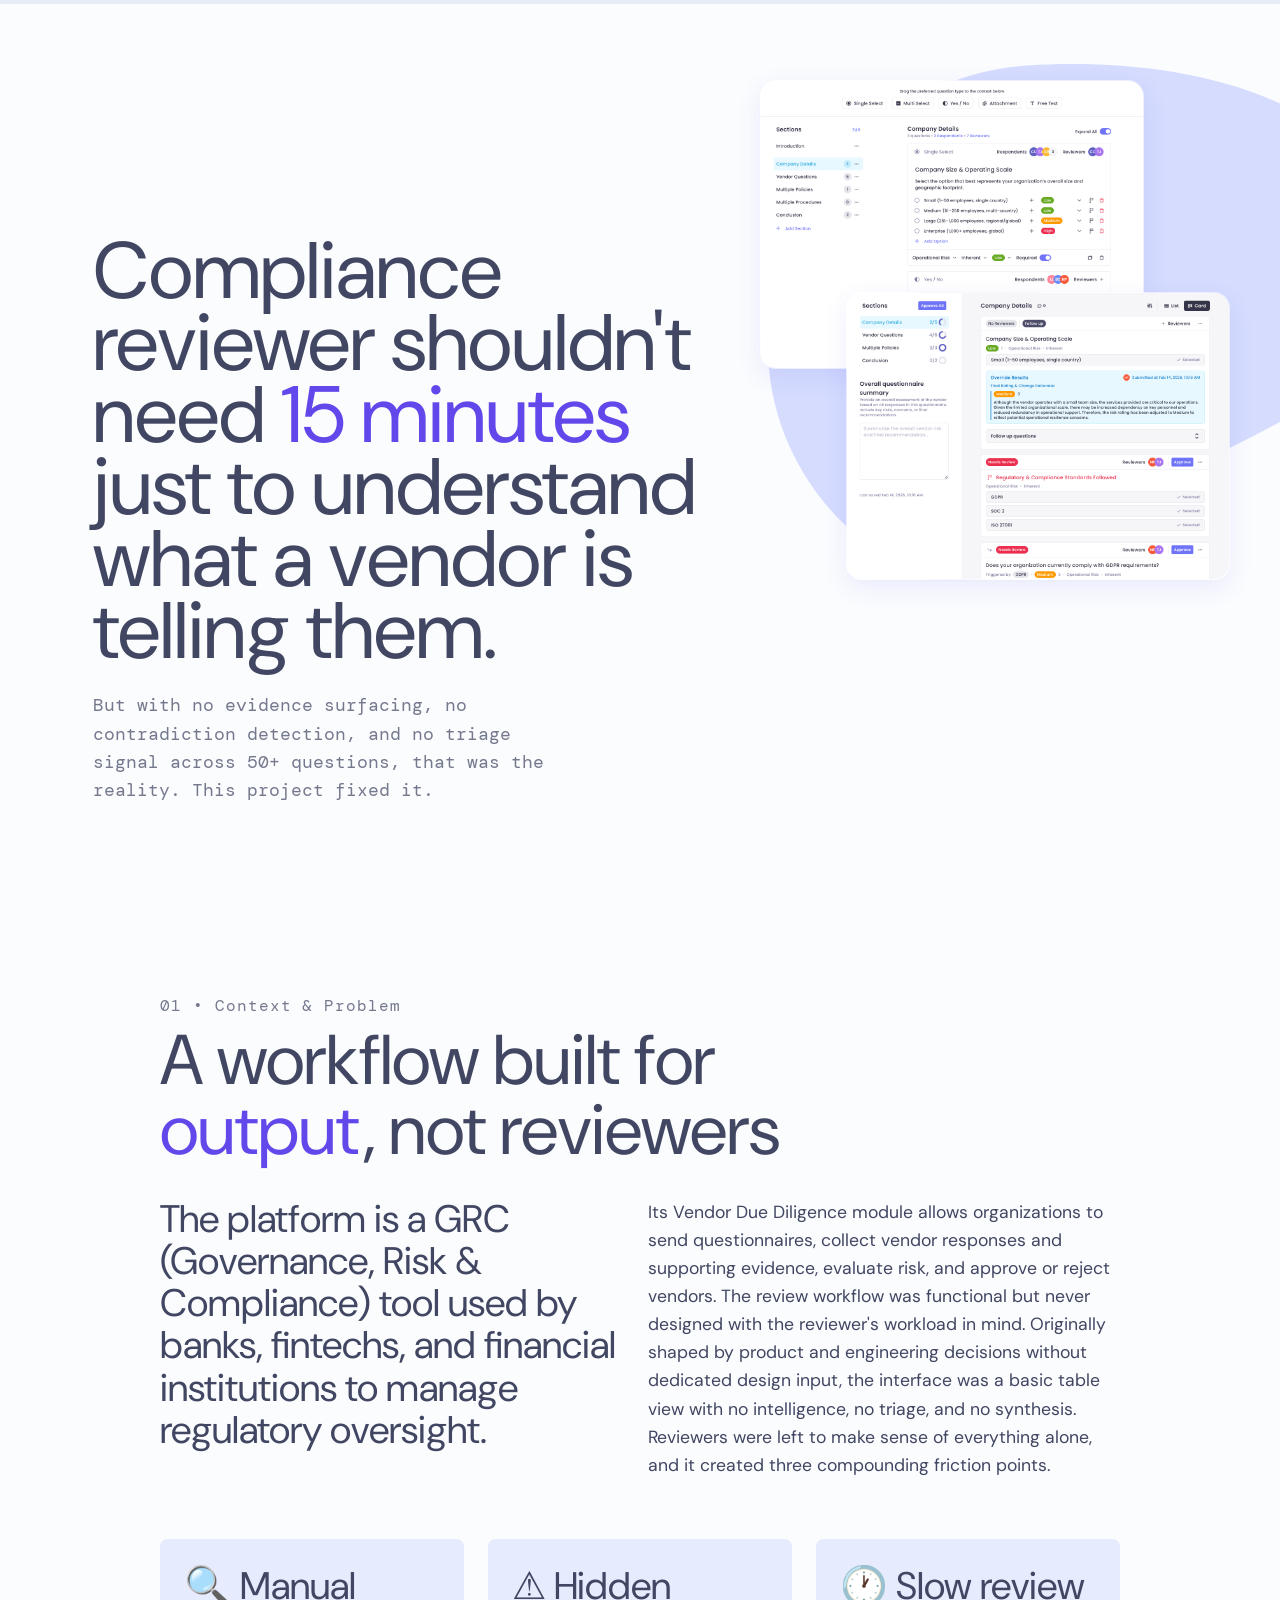
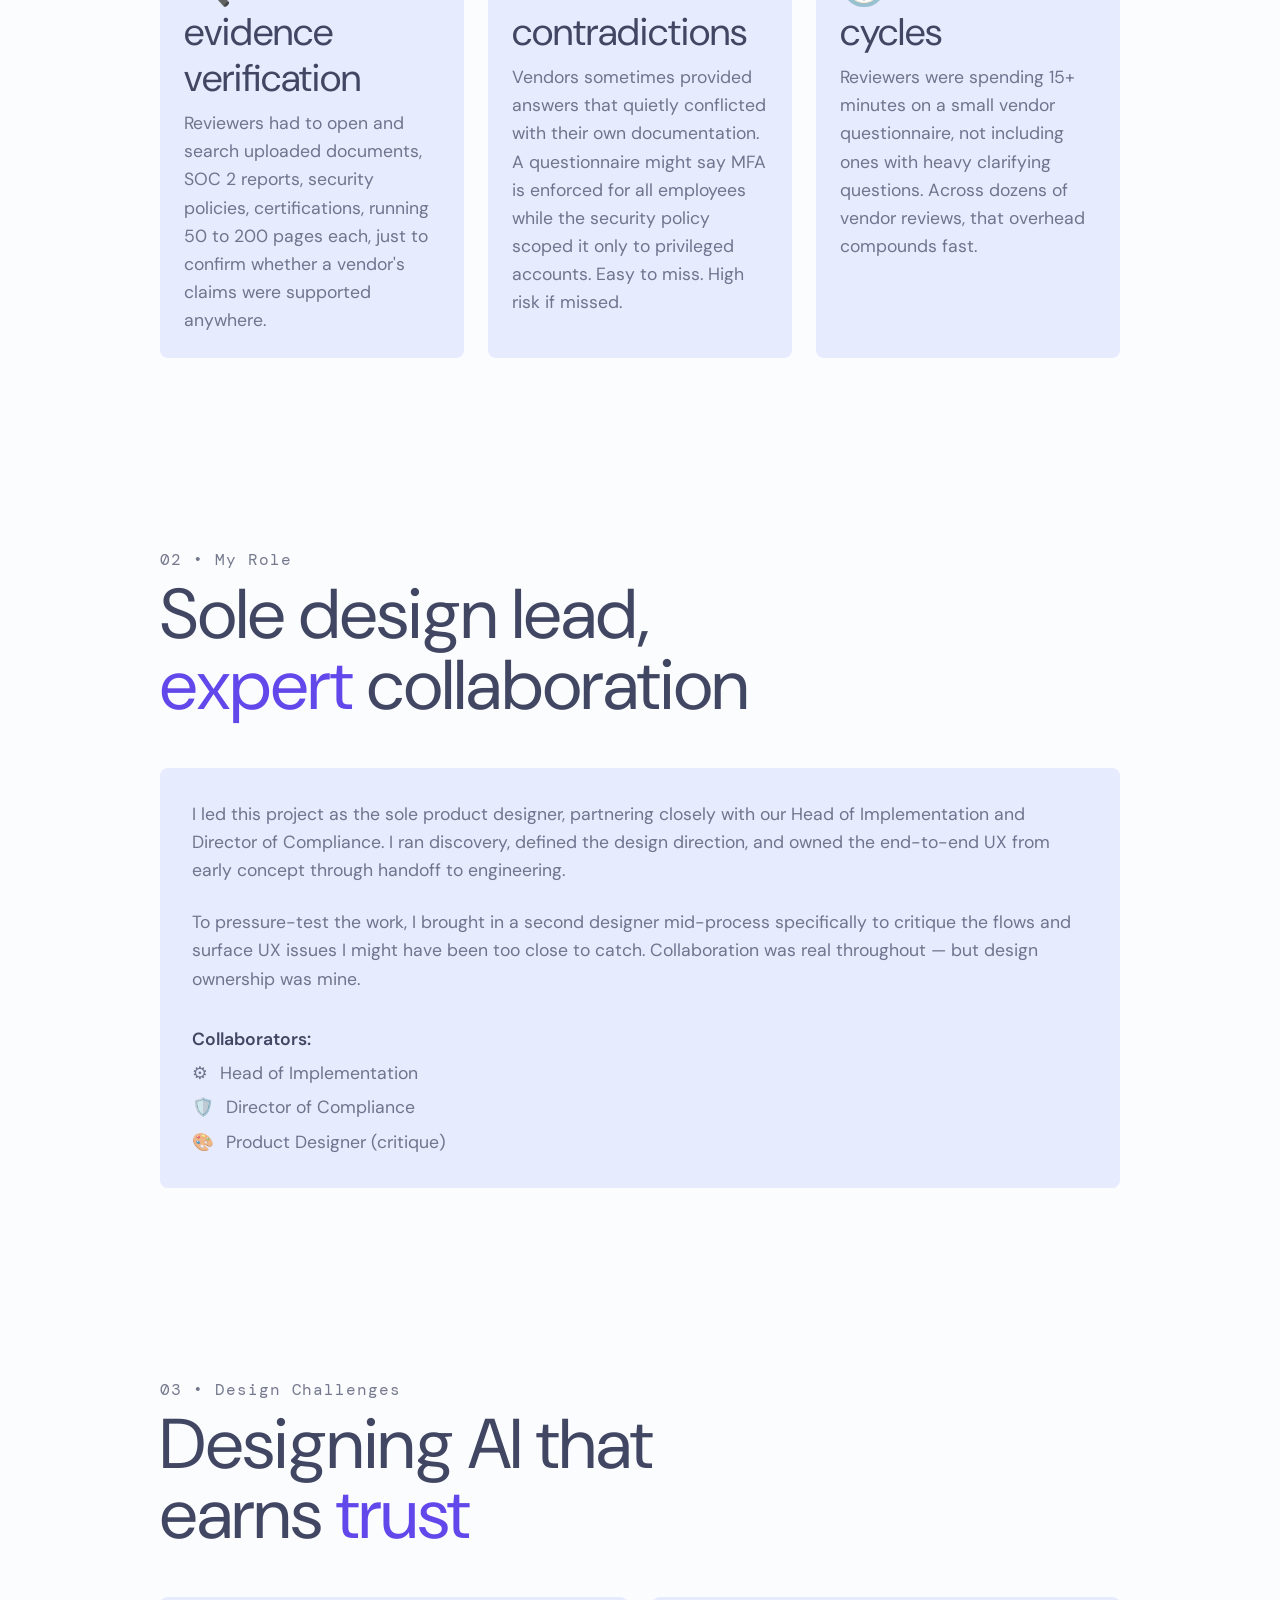
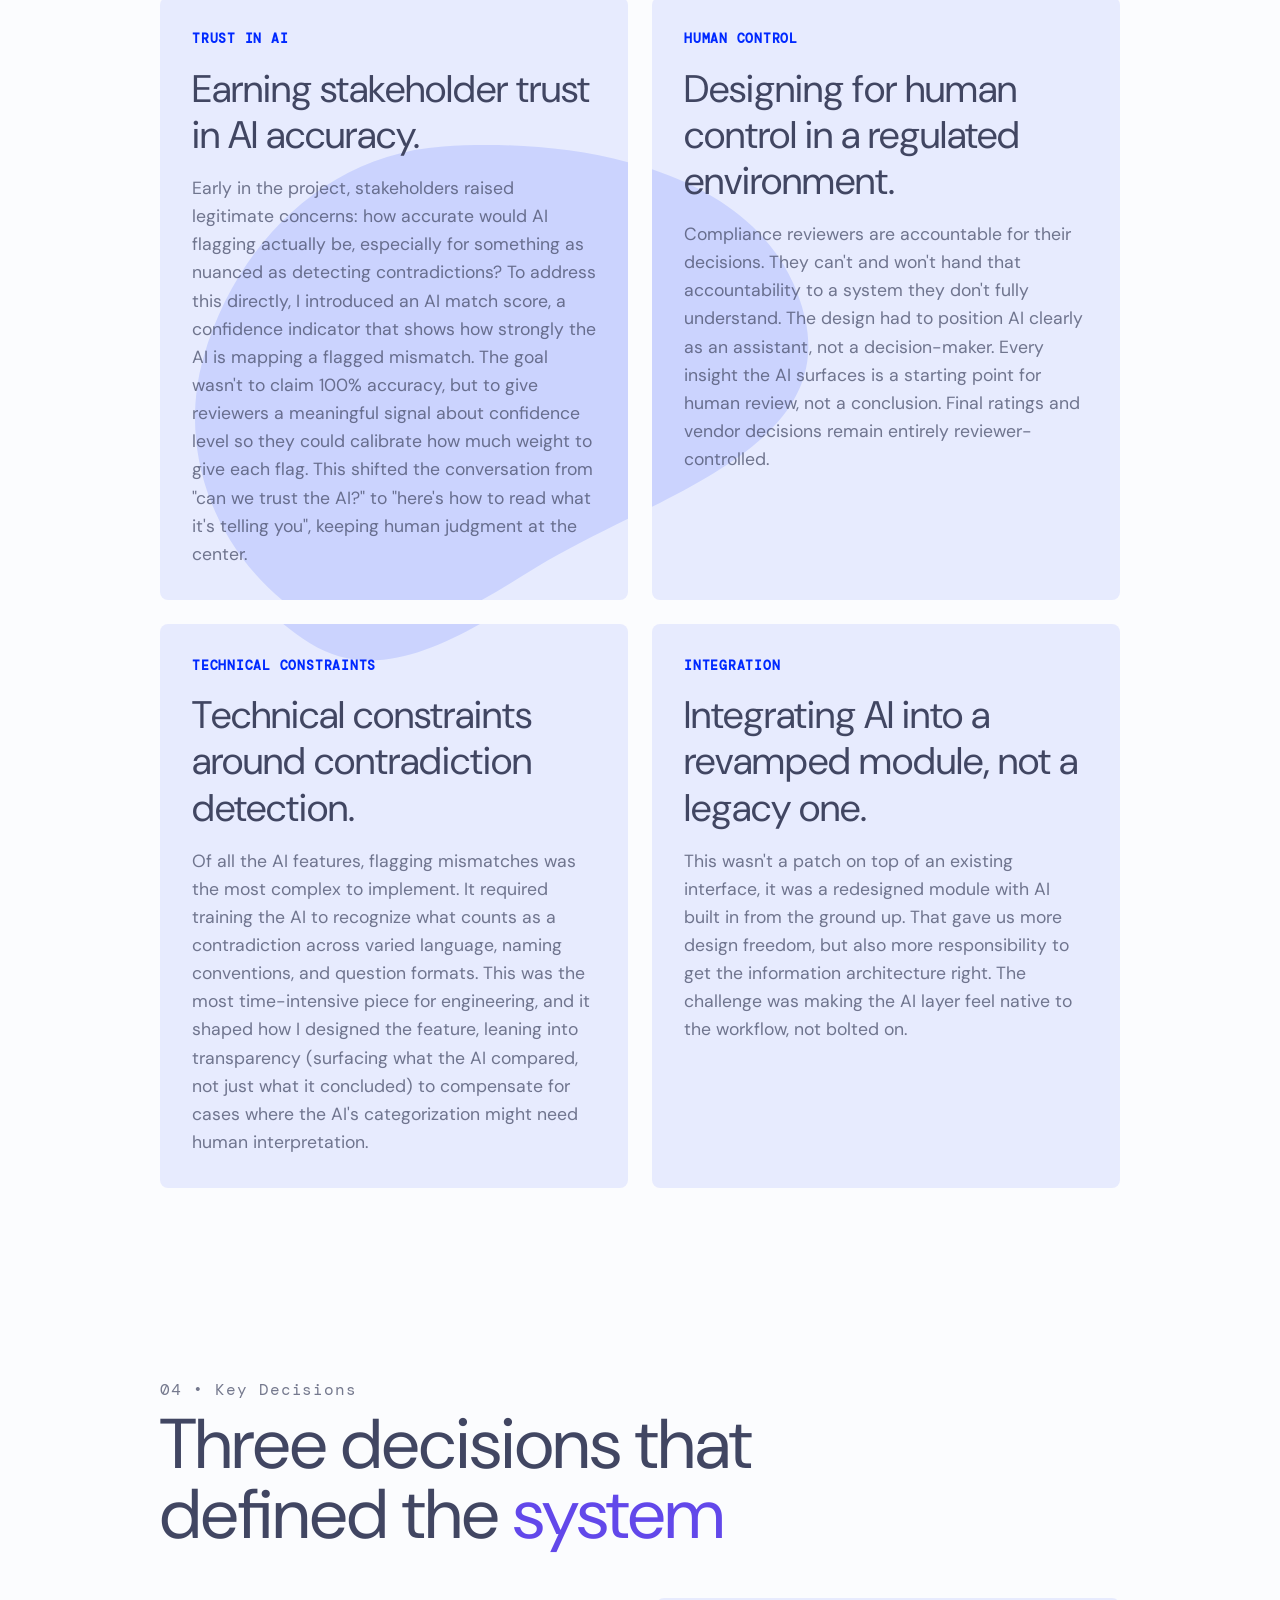
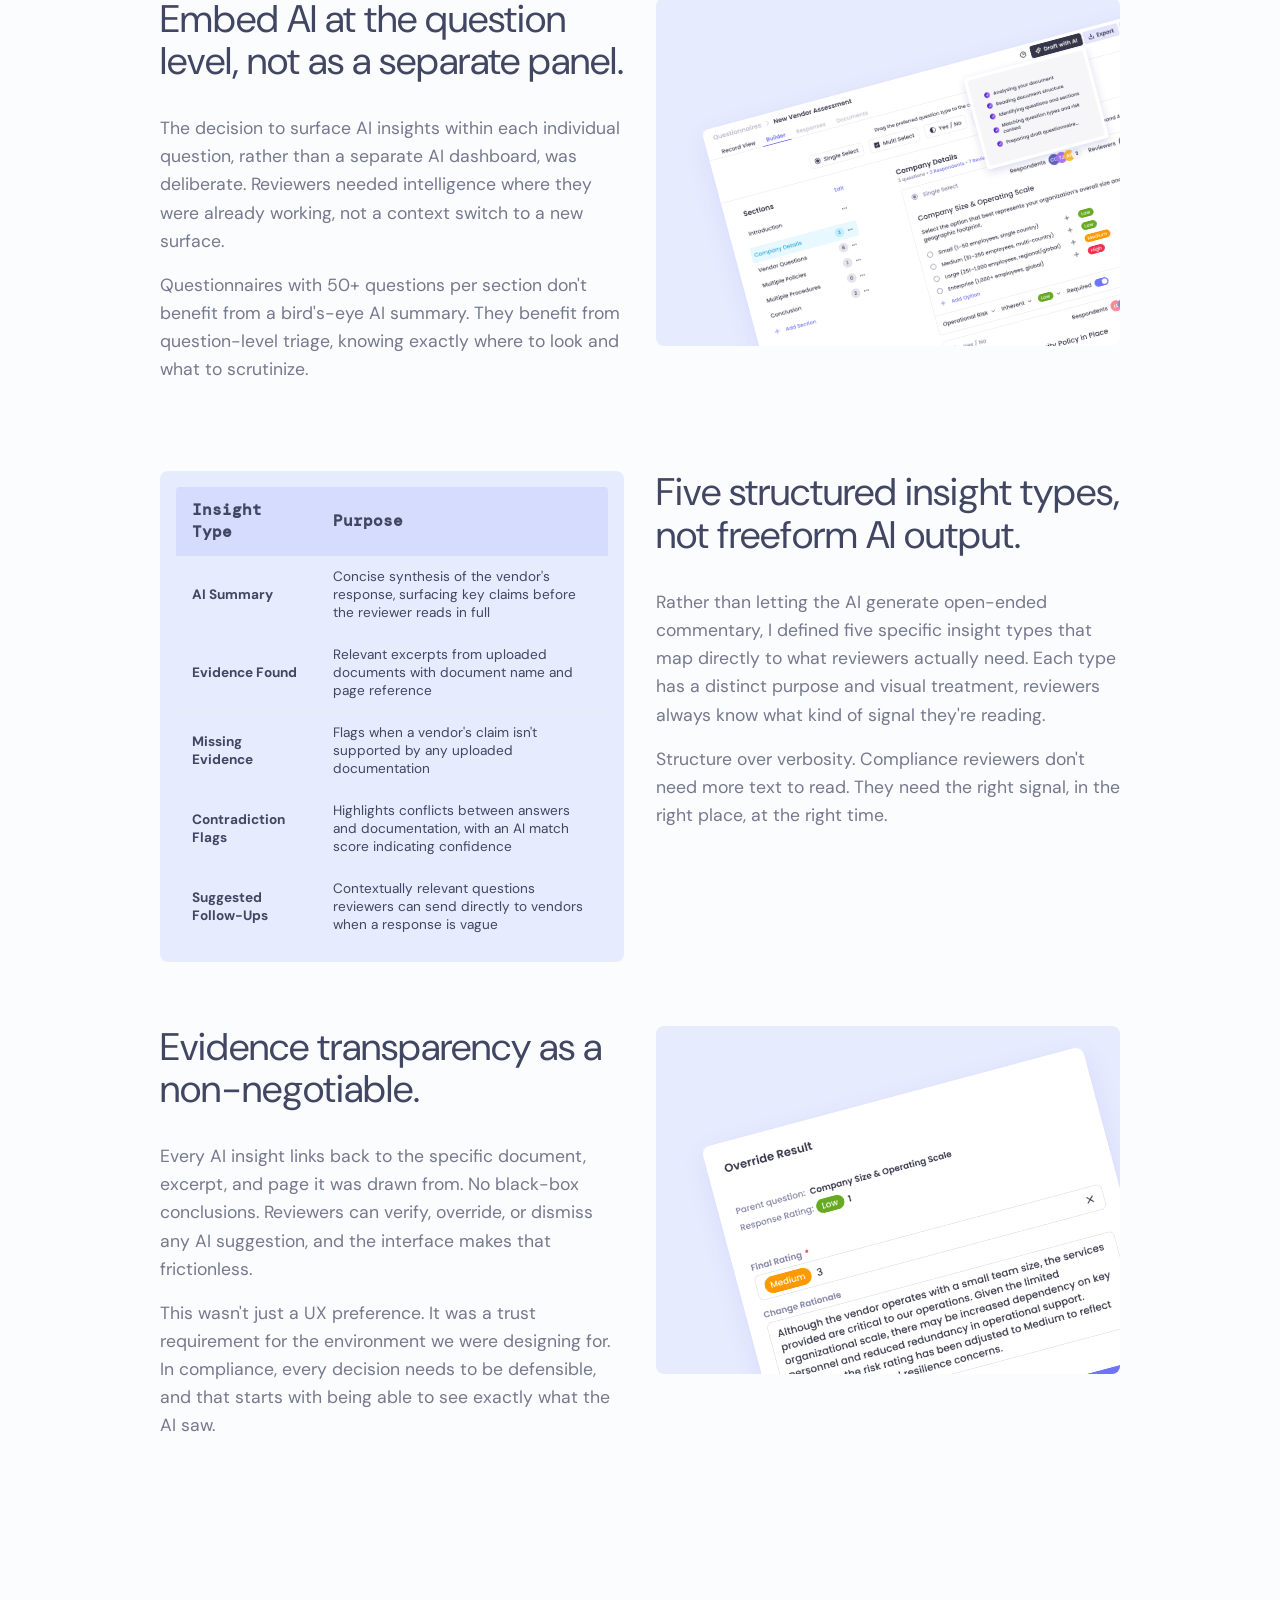
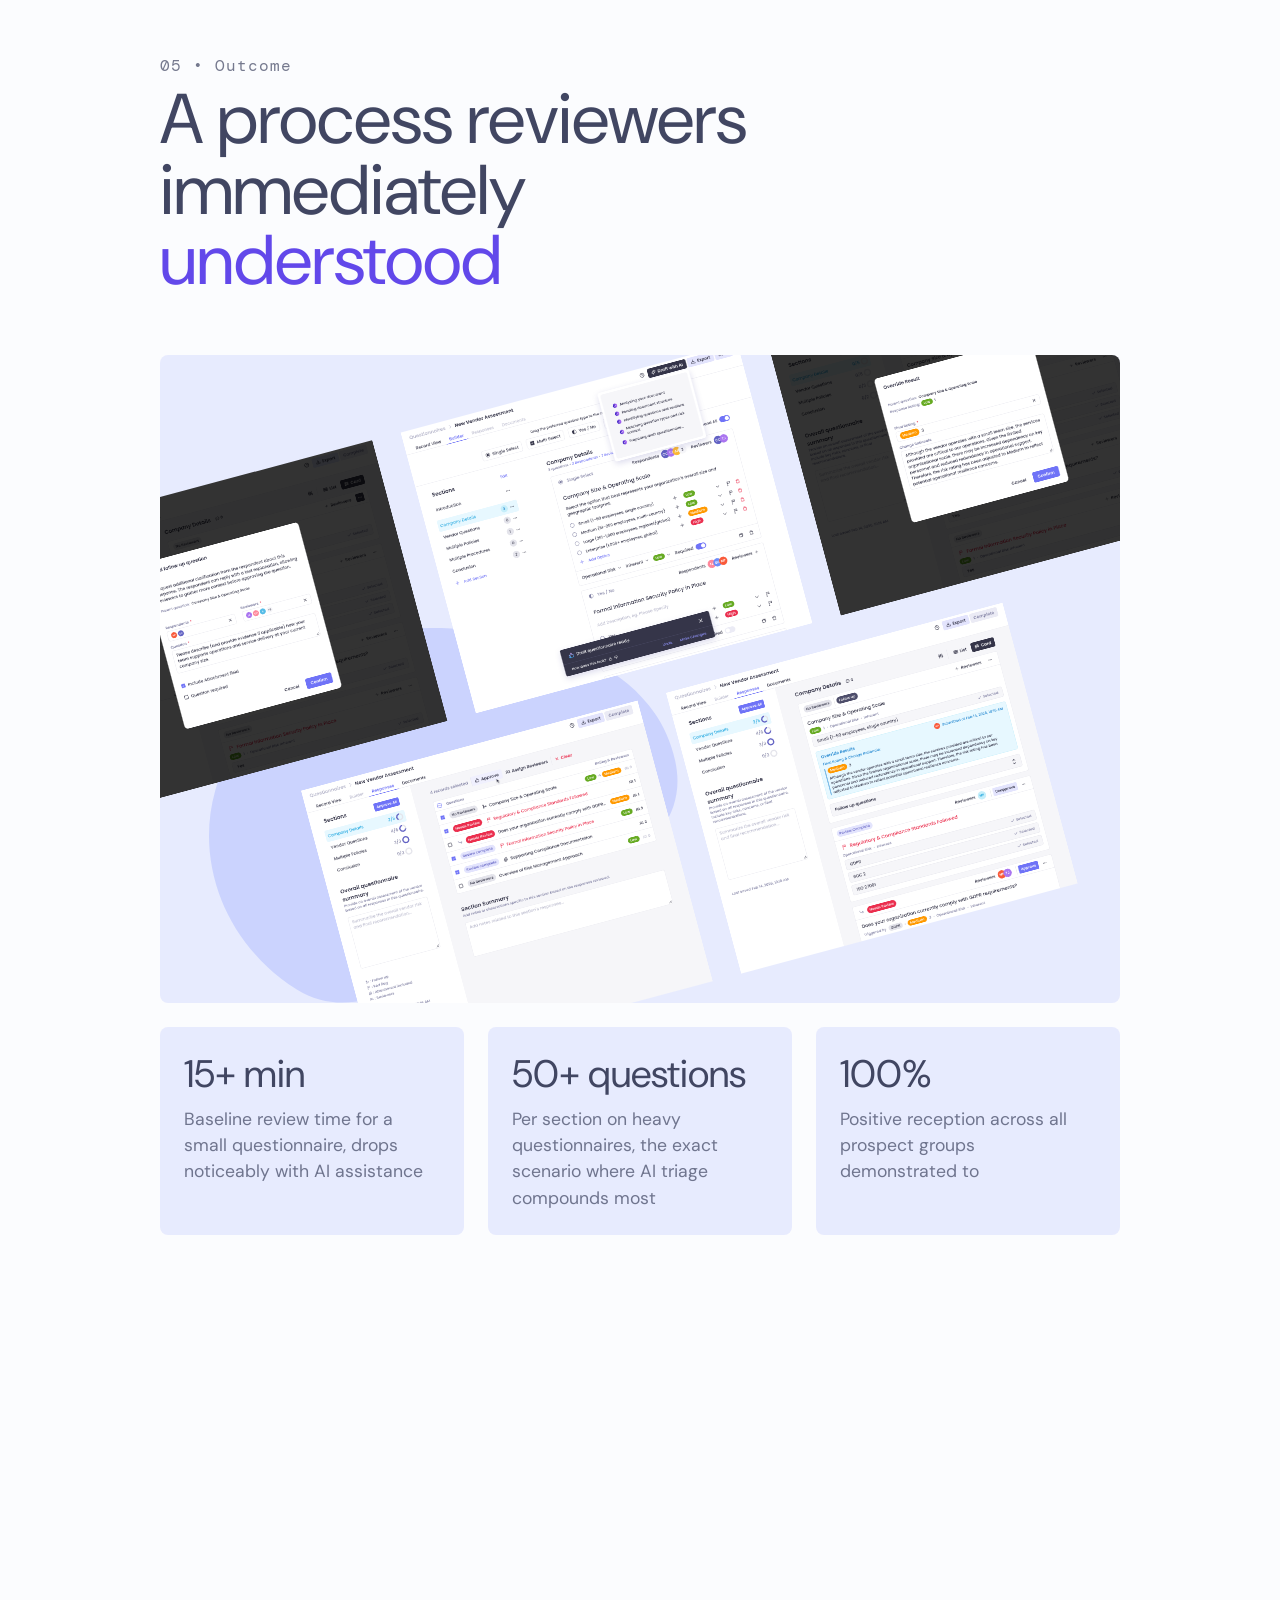
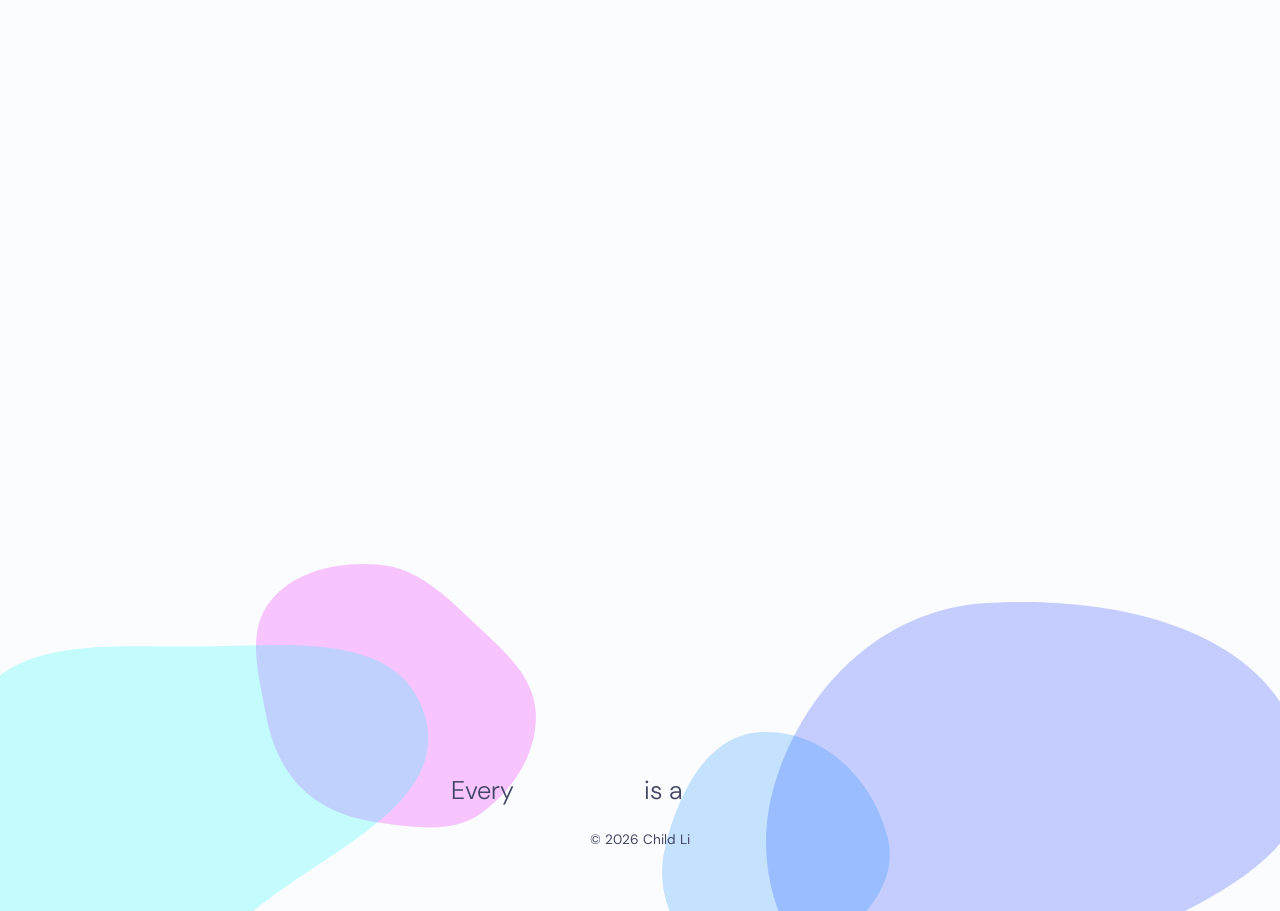
<file: case-study-2.html>
<!DOCTYPE html>
<html lang="en">
<head>
  <meta charset="UTF-8">
  <meta name="viewport" content="width=device-width, initial-scale=1.0">
  <title>Designing AI-Augmented Vendor Questionnaires - Case Study 2</title>
  <link rel="preconnect" href="https://fonts.googleapis.com">
  <link rel="preconnect" href="https://fonts.gstatic.com" crossorigin>
  <link href="https://fonts.googleapis.com/css2?family=Instrument+Serif:ital@0;1&family=DM+Mono:ital@0;1&family=DM+Sans:ital,wght@0,300;0,400;0,500;0,600;0,700;1,400&display=swap" rel="stylesheet">
  <link rel="stylesheet" href="css/styles.css">
  <link rel="stylesheet" href="css/case-study.css">
</head>
<body class="page-case-study page-case-study--2">
  <div class="reading-progress" role="progressbar" aria-label="Page reading progress" aria-valuenow="0" aria-valuemin="0" aria-valuemax="100">
    <div class="reading-progress__bar"></div>
  </div>
  <main>
    <section class="cs-hero">
      <div class="cs-hero__inner">
        <div class="cs-hero__content">
          <h1 class="cs-hero__title" data-stagger>Compliance reviewer shouldn't need <span class="section-heading__accent">15 minutes</span> just to understand what a vendor is telling them.</h1>
          <p class="cs-hero__subtitle" data-stagger>But with no evidence surfacing, no contradiction detection, and no triage signal across 50+ questions, that was the reality. This project fixed it.</p>
        </div>
      </div>
      <div class="cs-hero__covers cs-hero__covers--stacked" aria-label="Project cover images">
        <figure class="cs-hero__cover cs-hero__cover--1">
          <img src="images/case-study-2/cover-1.png" alt="Case study cover 1">
        </figure>
        <figure class="cs-hero__cover cs-hero__cover--2">
          <img src="images/case-study-2/cover-2.png" alt="Case study cover 2">
        </figure>
      </div>
    </section>

    <section class="cs-context">
      <div class="cs-context__wrap">
        <div class="cs-context__body">
          <h6 class="cs-context__title">01 • Context & Problem</h6>
          <h2 class="section-heading">A workflow built for <span class="section-heading__accent">output</span>, not reviewers</h2>
          <div class="cs-context__lead-row">
            <h4 class="cs-context__lead">The platform is a GRC (Governance, Risk & Compliance) tool used by banks, fintechs, and financial institutions to manage regulatory oversight.</h4>
            <p>Its Vendor Due Diligence module allows organizations to send questionnaires, collect vendor responses and supporting evidence, evaluate risk, and approve or reject vendors. The review workflow was functional but never designed with the reviewer's workload in mind. Originally shaped by product and engineering decisions without dedicated design input, the interface was a basic table view with no intelligence, no triage, and no synthesis. Reviewers were left to make sense of everything alone, and it created three compounding friction points.</p>
          </div>
        </div>
        <aside class="cs-context__stats">
          <div class="cs-stat">
            <span class="cs-stat__value">🔍 Manual evidence verification</span>
            <span class="cs-stat__label">Reviewers had to open and search uploaded documents, SOC 2 reports, security policies, certifications, running 50 to 200 pages each, just to confirm whether a vendor's claims were supported anywhere.</span>
          </div>
          <div class="cs-stat">
            <span class="cs-stat__value">⚠️ Hidden contradictions</span>
            <span class="cs-stat__label">Vendors sometimes provided answers that quietly conflicted with their own documentation. A questionnaire might say MFA is enforced for all employees while the security policy scoped it only to privileged accounts. Easy to miss. High risk if missed.</span>
          </div>
          <div class="cs-stat">
            <span class="cs-stat__value">🕐 Slow review cycles</span>
            <span class="cs-stat__label">Reviewers were spending 15+ minutes on a small vendor questionnaire, not including ones with heavy clarifying questions. Across dozens of vendor reviews, that overhead compounds fast.</span>
          </div>
        </aside>
      </div>
    </section>

    <section class="cs-role">
      <div class="cs-inner">
        <h6 class="section-title">02 • My Role</h6>
        <h2 class="section-heading">Sole design lead,<br><span class="section-heading__accent">expert</span> collaboration</h2>
        <div class="cs-role__body">
          <p>I led this project as the sole product designer, partnering closely with our Head of Implementation and Director of Compliance. I ran discovery, defined the design direction, and owned the end-to-end UX from early concept through handoff to engineering.</p>
          <p>To pressure-test the work, I brought in a second designer mid-process specifically to critique the flows and surface UX issues I might have been too close to catch. Collaboration was real throughout — but design ownership was mine.</p>
          <p class="cs-role__collaborators">
            <strong>Collaborators:</strong>
            <span class="cs-role__collaborator"><span class="cs-role__collaborator-emoji" aria-hidden="true">⚙️</span> Head of Implementation</span>
            <span class="cs-role__collaborator"><span class="cs-role__collaborator-emoji" aria-hidden="true">🛡️</span> Director of Compliance</span>
            <span class="cs-role__collaborator"><span class="cs-role__collaborator-emoji" aria-hidden="true">🎨</span> Product Designer (critique)</span>
          </p>
        </div>
      </div>
    </section>

    <!-- Design Challenges: expandable boxes (3–4 per project) -->
    <section class="cs-challenges">
      <div class="cs-inner">
        <h6 class="section-title">03 • Design Challenges</h6>
        <h2 class="section-heading">Designing AI that<br>earns <span class="section-heading__accent">trust</span></h2>
        <div class="challenge-grid">
          <div class="challenge-card">
            <div class="challenge-tag">Trust in AI</div>
            <h4>Earning stakeholder trust in AI accuracy.</h4>
            <p>Early in the project, stakeholders raised legitimate concerns: how accurate would AI flagging actually be, especially for something as nuanced as detecting contradictions? To address this directly, I introduced an AI match score, a confidence indicator that shows how strongly the AI is mapping a flagged mismatch. The goal wasn't to claim 100% accuracy, but to give reviewers a meaningful signal about confidence level so they could calibrate how much weight to give each flag. This shifted the conversation from "can we trust the AI?" to "here's how to read what it's telling you", keeping human judgment at the center.</p>
          </div>
          <div class="challenge-card">
            <div class="challenge-tag">Human control</div>
            <h4>Designing for human control in a regulated environment.</h4>
            <p>Compliance reviewers are accountable for their decisions. They can't and won't hand that accountability to a system they don't fully understand. The design had to position AI clearly as an assistant, not a decision-maker. Every insight the AI surfaces is a starting point for human review, not a conclusion. Final ratings and vendor decisions remain entirely reviewer-controlled.</p>
          </div>
          <div class="challenge-card">
            <div class="challenge-tag">Technical constraints</div>
            <h4>Technical constraints around contradiction detection.</h4>
            <p>Of all the AI features, flagging mismatches was the most complex to implement. It required training the AI to recognize what counts as a contradiction across varied language, naming conventions, and question formats. This was the most time-intensive piece for engineering, and it shaped how I designed the feature, leaning into transparency (surfacing what the AI compared, not just what it concluded) to compensate for cases where the AI's categorization might need human interpretation.</p>
          </div>
          <div class="challenge-card">
            <div class="challenge-tag">Integration</div>
            <h4>Integrating AI into a revamped module, not a legacy one.</h4>
            <p>This wasn't a patch on top of an existing interface, it was a redesigned module with AI built in from the ground up. That gave us more design freedom, but also more responsibility to get the information architecture right. The challenge was making the AI layer feel native to the workflow, not bolted on.</p>
          </div>
        </div>
      </div>
    </section>

    <!-- Key Decisions: always-visible list (no accordion) -->
    <section class="cs-decisions">
      <div class="cs-inner">
        <h6 class="section-title">04 • Key Decisions</h6>
        <h2 class="section-heading">Three decisions that<br>defined the <span class="section-heading__accent">system</span></h2>
        <div class="cs-decisions__list cs-decisions__list--split">
          <article class="cs-decision cs-decision--split">
            <div class="cs-decision__row">
              <div class="cs-decision__content">
                <div class="cs-decision__head-static">
                  <h4 class="cs-decision__title">Embed AI at the question level, not as a separate panel.</h4>
                </div>
                <div class="cs-decision__body cs-decision__body--open">
                  <div class="cs-decision__body-inner">
                    <p>The decision to surface AI insights within each individual question, rather than a separate AI dashboard, was deliberate. Reviewers needed intelligence where they were already working, not a context switch to a new surface.</p>
                    <p>Questionnaires with 50+ questions per section don't benefit from a bird's-eye AI summary. They benefit from question-level triage, knowing exactly where to look and what to scrutinize.</p>
                  </div>
                </div>
              </div>
              <div class="cs-decision__media">
                <div class="cs-decision__frame cs-decision__frame--tilt">
                  <img class="cs-decision__img--a" src="images/case-study-2/key-decision-a.png" alt="Question-level AI insights interface">
                </div>
              </div>
            </div>
          </article>
          <article class="cs-decision cs-decision--split">
            <div class="cs-decision__row">
              <div class="cs-decision__media">
                <div class="cs-decision__frame cs-decision__frame--table">
                  <div class="cs-decision__table-wrap">
                    <table class="cs-context__table">
                      <thead>
                        <tr>
                          <th>Insight Type</th>
                          <th>Purpose</th>
                        </tr>
                      </thead>
                      <tbody>
                        <tr>
                          <td><strong>AI Summary</strong></td>
                          <td>Concise synthesis of the vendor's response, surfacing key claims before the reviewer reads in full</td>
                        </tr>
                        <tr>
                          <td><strong>Evidence Found</strong></td>
                          <td>Relevant excerpts from uploaded documents with document name and page reference</td>
                        </tr>
                        <tr>
                          <td><strong>Missing Evidence</strong></td>
                          <td>Flags when a vendor's claim isn't supported by any uploaded documentation</td>
                        </tr>
                        <tr>
                          <td><strong>Contradiction Flags</strong></td>
                          <td>Highlights conflicts between answers and documentation, with an AI match score indicating confidence</td>
                        </tr>
                        <tr>
                          <td><strong>Suggested Follow-Ups</strong></td>
                          <td>Contextually relevant questions reviewers can send directly to vendors when a response is vague</td>
                        </tr>
                      </tbody>
                    </table>
                  </div>
                </div>
              </div>
              <div class="cs-decision__content">
                <div class="cs-decision__head-static">
                  <h4 class="cs-decision__title">Five structured insight types, not freeform AI output.</h4>
                </div>
                <div class="cs-decision__body cs-decision__body--open">
                  <div class="cs-decision__body-inner">
                    <p>Rather than letting the AI generate open-ended commentary, I defined five specific insight types that map directly to what reviewers actually need. Each type has a distinct purpose and visual treatment, reviewers always know what kind of signal they're reading.</p>
                    <p>Structure over verbosity. Compliance reviewers don't need more text to read. They need the right signal, in the right place, at the right time.</p>
                  </div>
                </div>
              </div>
            </div>
          </article>
          <article class="cs-decision cs-decision--split">
            <div class="cs-decision__row">
              <div class="cs-decision__content">
                <div class="cs-decision__head-static">
                  <h4 class="cs-decision__title">Evidence transparency as a non-negotiable.</h4>
                </div>
                <div class="cs-decision__body cs-decision__body--open">
                  <div class="cs-decision__body-inner">
                    <p>Every AI insight links back to the specific document, excerpt, and page it was drawn from. No black-box conclusions. Reviewers can verify, override, or dismiss any AI suggestion, and the interface makes that frictionless.</p>
                    <p>This wasn't just a UX preference. It was a trust requirement for the environment we were designing for. In compliance, every decision needs to be defensible, and that starts with being able to see exactly what the AI saw.</p>
                  </div>
                </div>
              </div>
              <div class="cs-decision__media">
                <div class="cs-decision__frame cs-decision__frame--tilt">
                  <img class="cs-decision__img--b" src="images/case-study-2/key-decision-b.png" alt="Evidence transparency interface">
                </div>
              </div>
            </div>
          </article>
        </div>
      </div>
    </section>

    <!-- Outcome: final design + impact combined -->
    <section class="cs-outcome">
      <div class="cs-inner">
        <h6 class="section-title">05 • Outcome</h6>
        <h2 class="section-heading">A process reviewers<br>immediately <span class="section-heading__accent">understood</span></h2>
        <div class="cs-outcome__impact">
          <div class="cs-outcome__overview">
            <div class="cs-outcome__overview-frame">
              <img class="cs-outcome__overview-img" src="images/case-study-2/outcome.png" alt="AI-augmented vendor questionnaire review: final screens showing reviewer workflow and accountability.">
            </div>
          </div>
          <div class="cs-impact__grid cs-impact__grid--stats-style">
            <div class="cs-impact__card">
              <span class="cs-impact__value">15+ min</span>
              <p class="cs-impact__label">Baseline review time for a small questionnaire, drops noticeably with AI assistance</p>
            </div>
            <div class="cs-impact__card">
              <span class="cs-impact__value">50+ questions</span>
              <p class="cs-impact__label">Per section on heavy questionnaires, the exact scenario where AI triage compounds most</p>
            </div>
            <div class="cs-impact__card">
              <span class="cs-impact__value">100%</span>
              <p class="cs-impact__label">Positive reception across all prospect groups demonstrated to</p>
            </div>
          </div>
        </div>
      </div>
    </section>

    <!-- Reflection -->
    <section class="cs-reflection">
      <div class="cs-inner">
        <h6 class="section-title">06 • Reflection</h6>
        <h2 class="section-heading">What I learned about<br>designing for <span class="section-heading__accent">accountability</span></h2>
        <div class="cs-reflection__body">
          <p><strong>What this project reinforced about designing AI features.</strong> AI in compliance isn't about automation, it's about augmentation. The most important design decisions weren't about what the AI could do; they were about how to present what it found in a way that reviewers could trust, verify, and act on. Getting that right required as much thinking about human behavior as it did about the system's capabilities.</p>
          <p><strong>What I'd push further.</strong> The AI match score was a pragmatic solution to a trust problem, and it worked. But it's still a proxy for confidence, not a full explanation. Given more runway, I'd explore ways to surface <em>why</em> the AI flagged something, not just <em>how confident</em> it is. That transparency layer would make the system more useful for edge cases and more defensible in audit contexts.</p>
          <p><strong>What this taught me.</strong> Designing for regulated environments means designing for accountability, not just usability. Every feature decision carries weight beyond the interface, it shapes how reviewers document their work, how they explain their decisions, and ultimately how the organization manages risk. That's a responsibility worth designing to.</p>
        </div>
      </div>
    </section>
  </main>

  <div class="site-footer-actions">
    <a href="index.html#case-studies" class="hero__cta">← Back to work</a>
  </div>
  <footer class="site-footer">
    <div class="site-footer__spheres" aria-hidden="true">
      <span class="site-footer__sphere"></span>
      <span class="site-footer__sphere"></span>
      <span class="site-footer__sphere"></span>
      <span class="site-footer__sphere"></span>
    </div>
    <div class="site-footer__brand">
      <h5 class="site-footer__tagline" aria-label="Every detail is a decision">Every <span class="site-footer__tagline-detail">detail</span><span class="site-footer__tagline-bridge"> is a </span><span class="site-footer__tagline-decision">decision</span></h5>
      <p class="site-footer__copyright">© 2026 Child Li</p>
    </div>
  </footer>

  <script src="js/main.js"></script>
  <script src="js/case-study.js"></script>
</body>
</html>
</file>
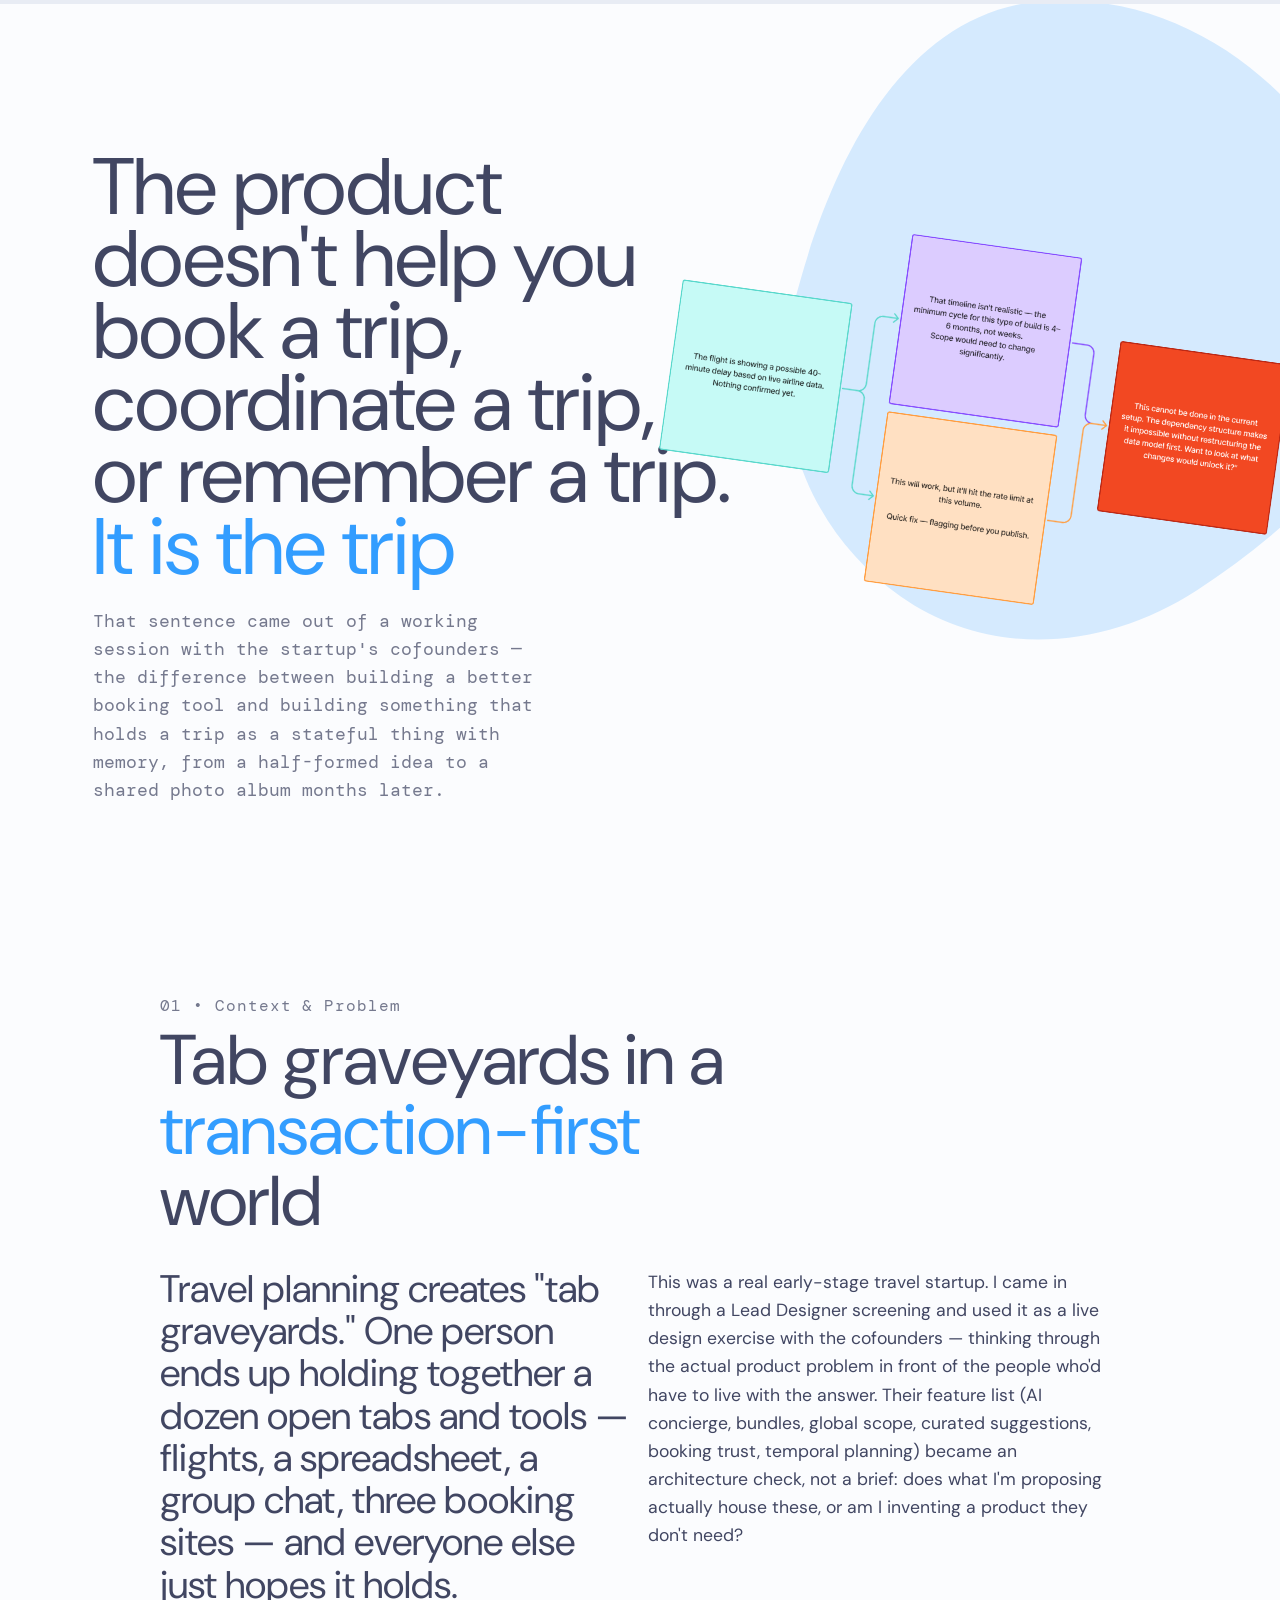
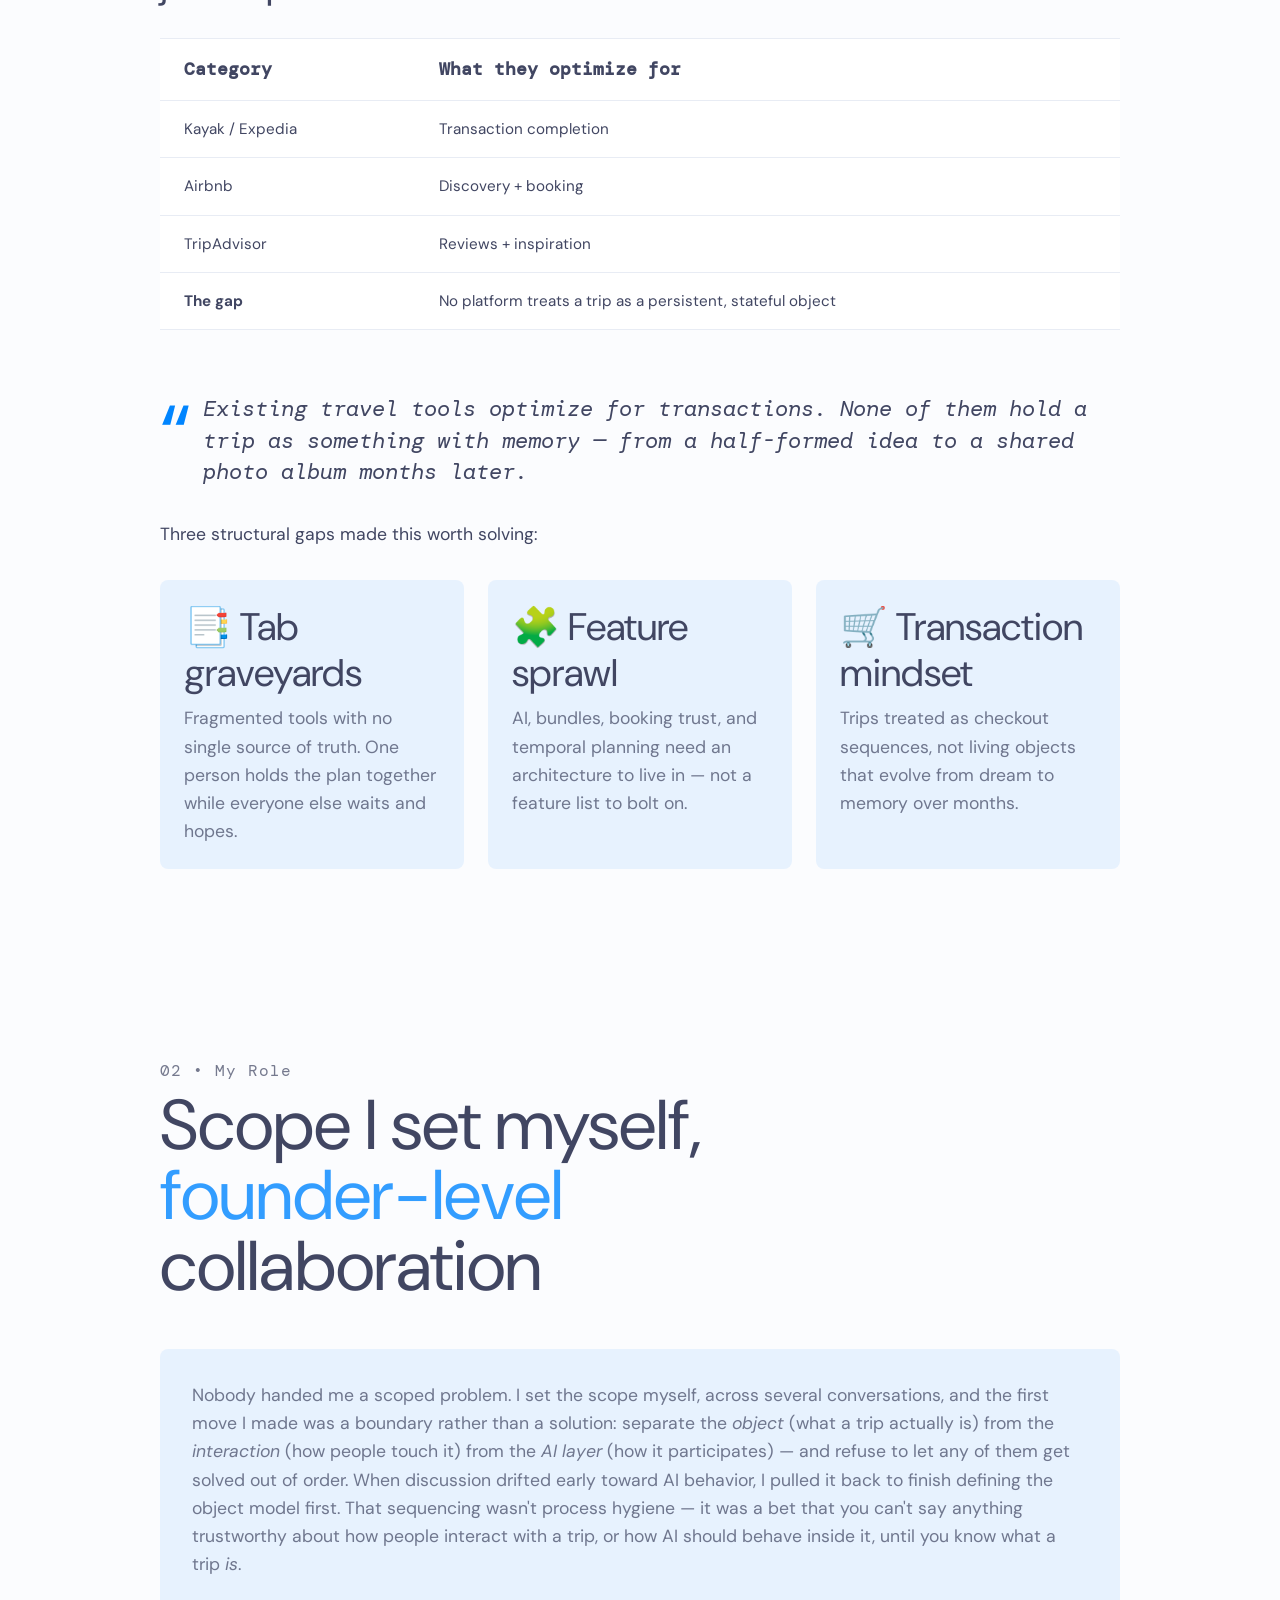
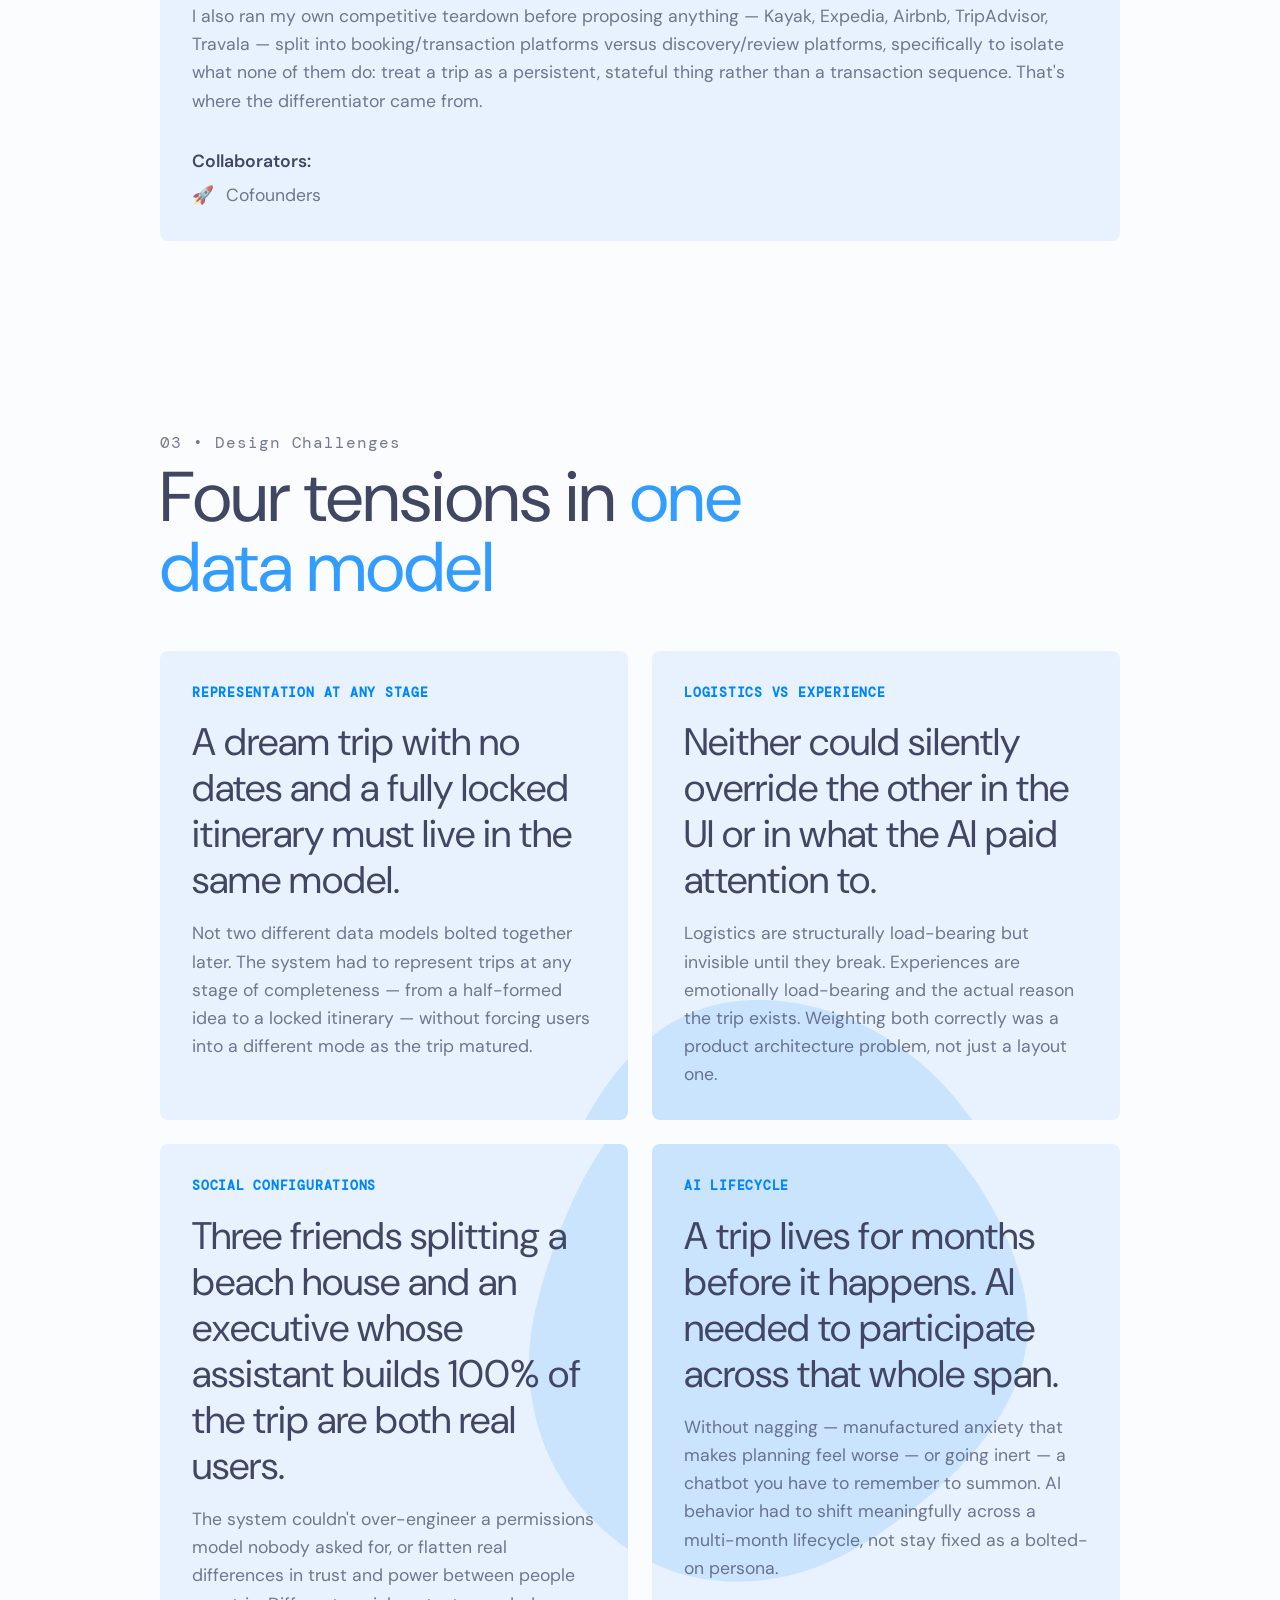
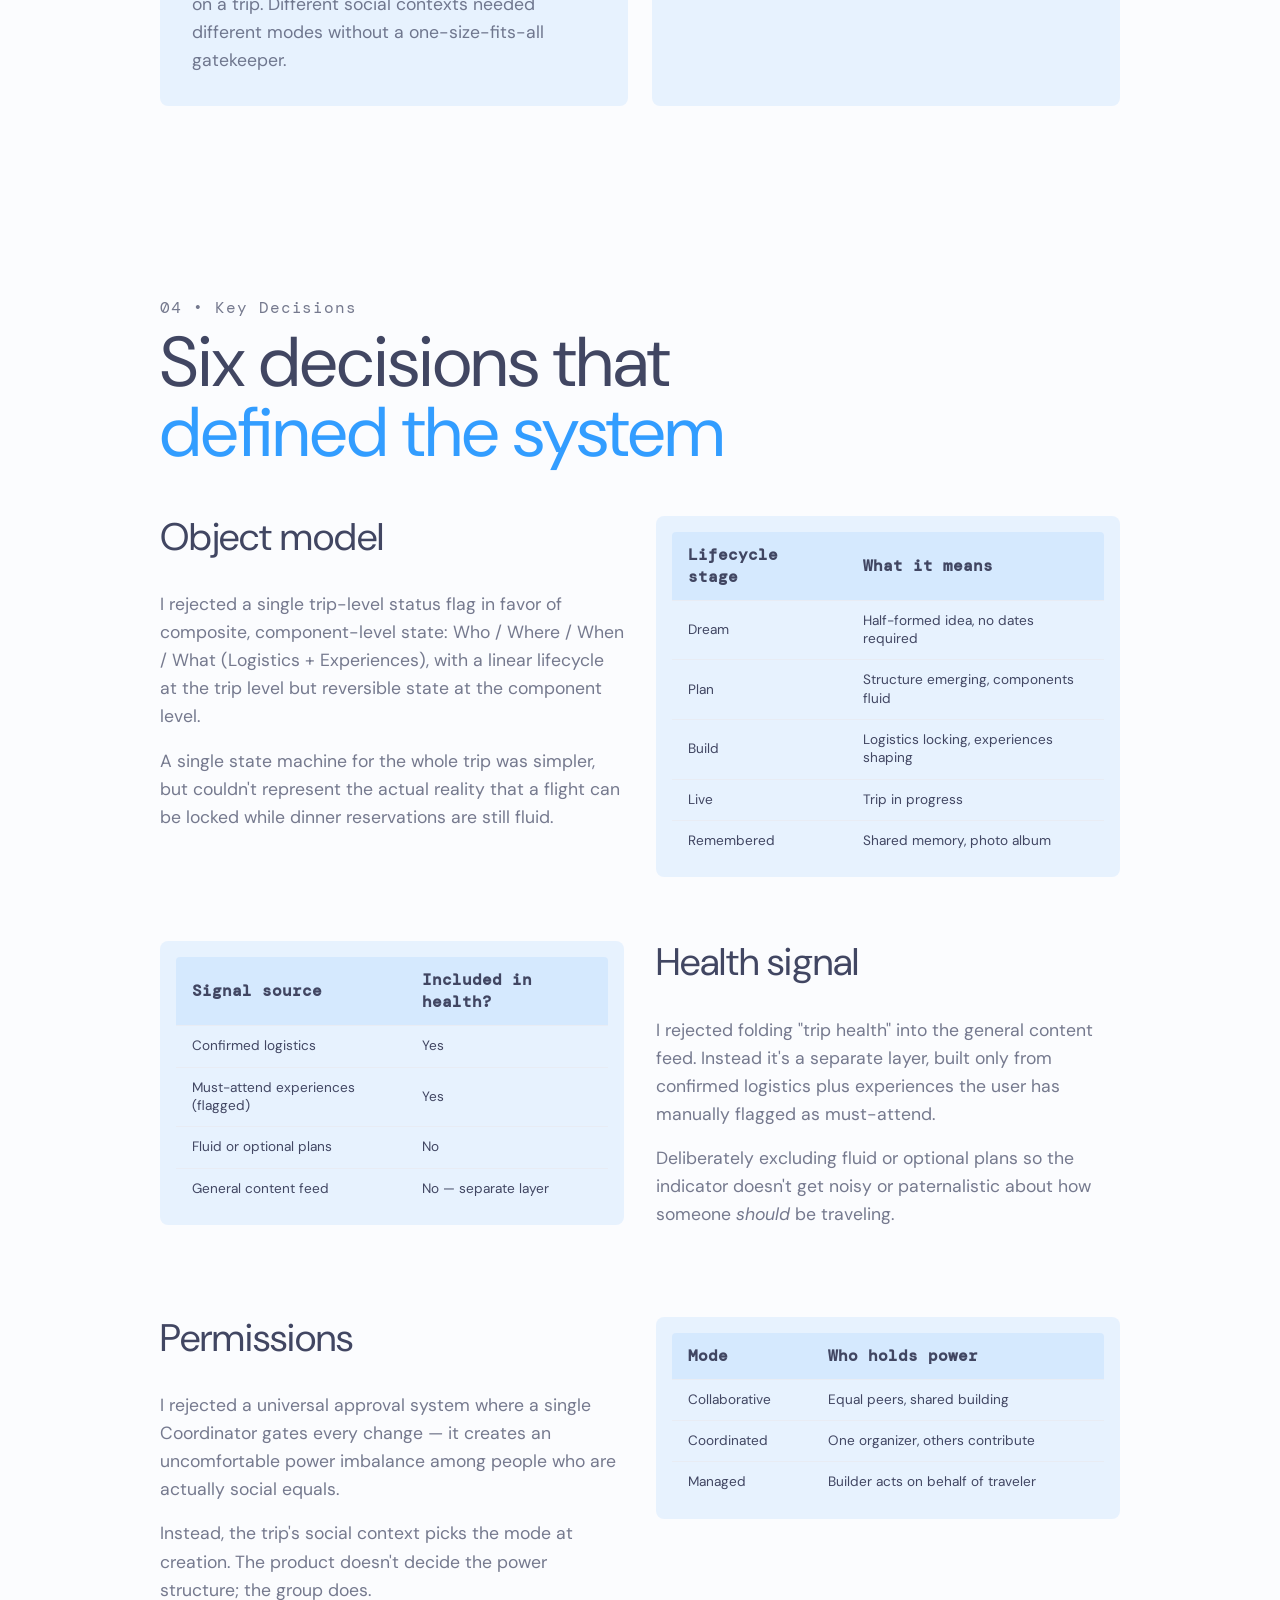
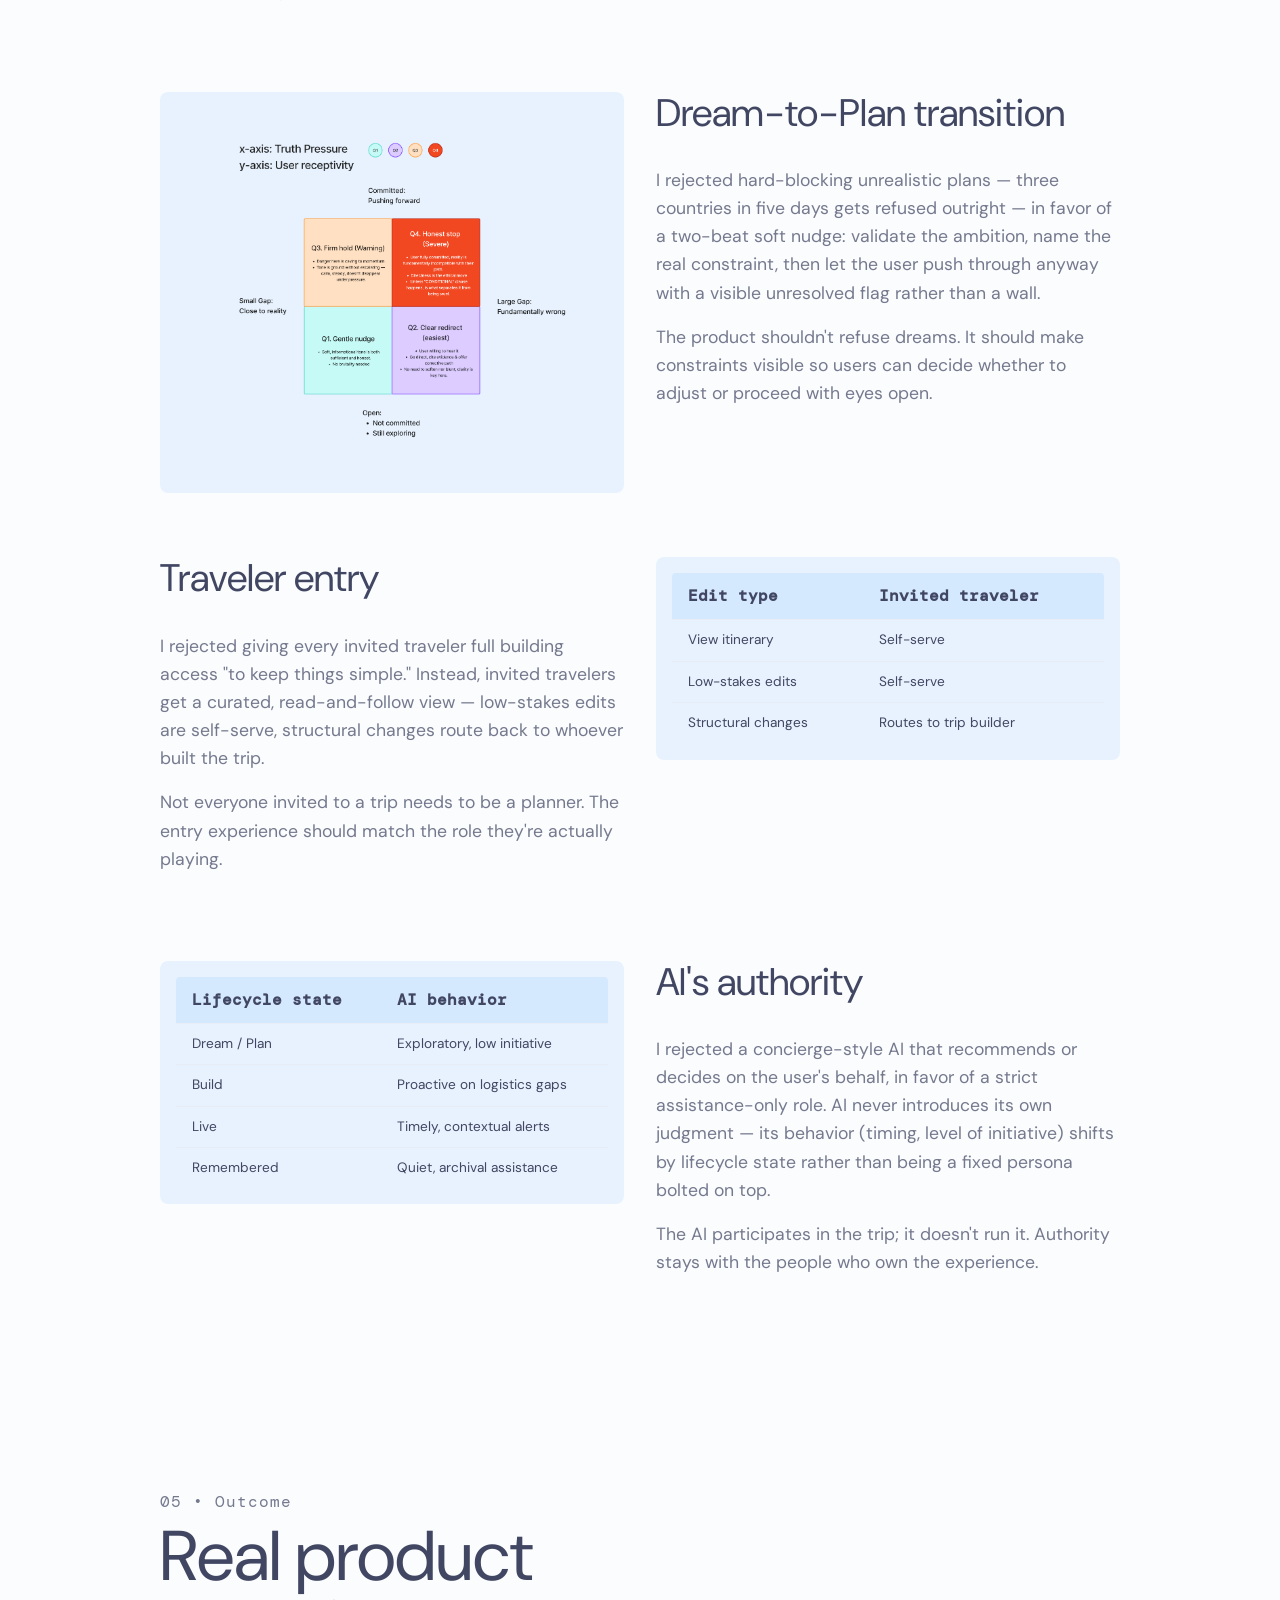
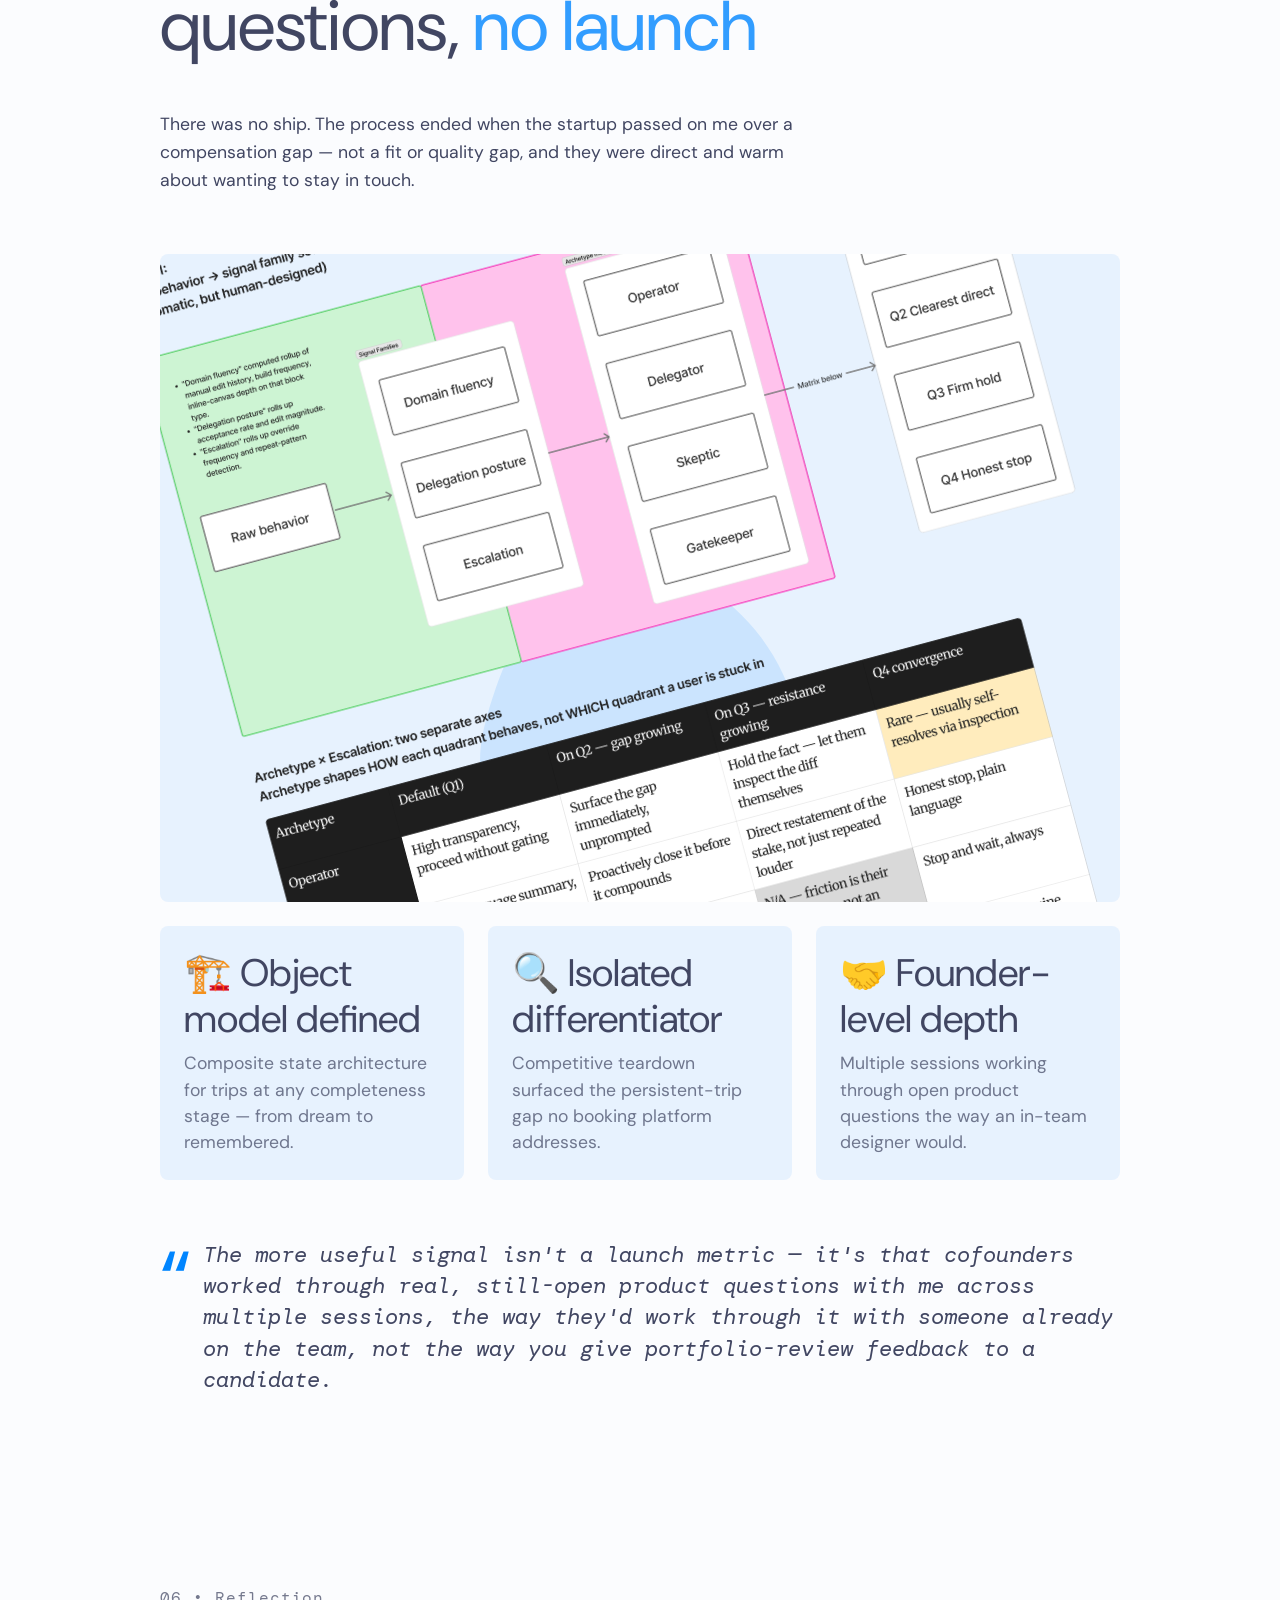
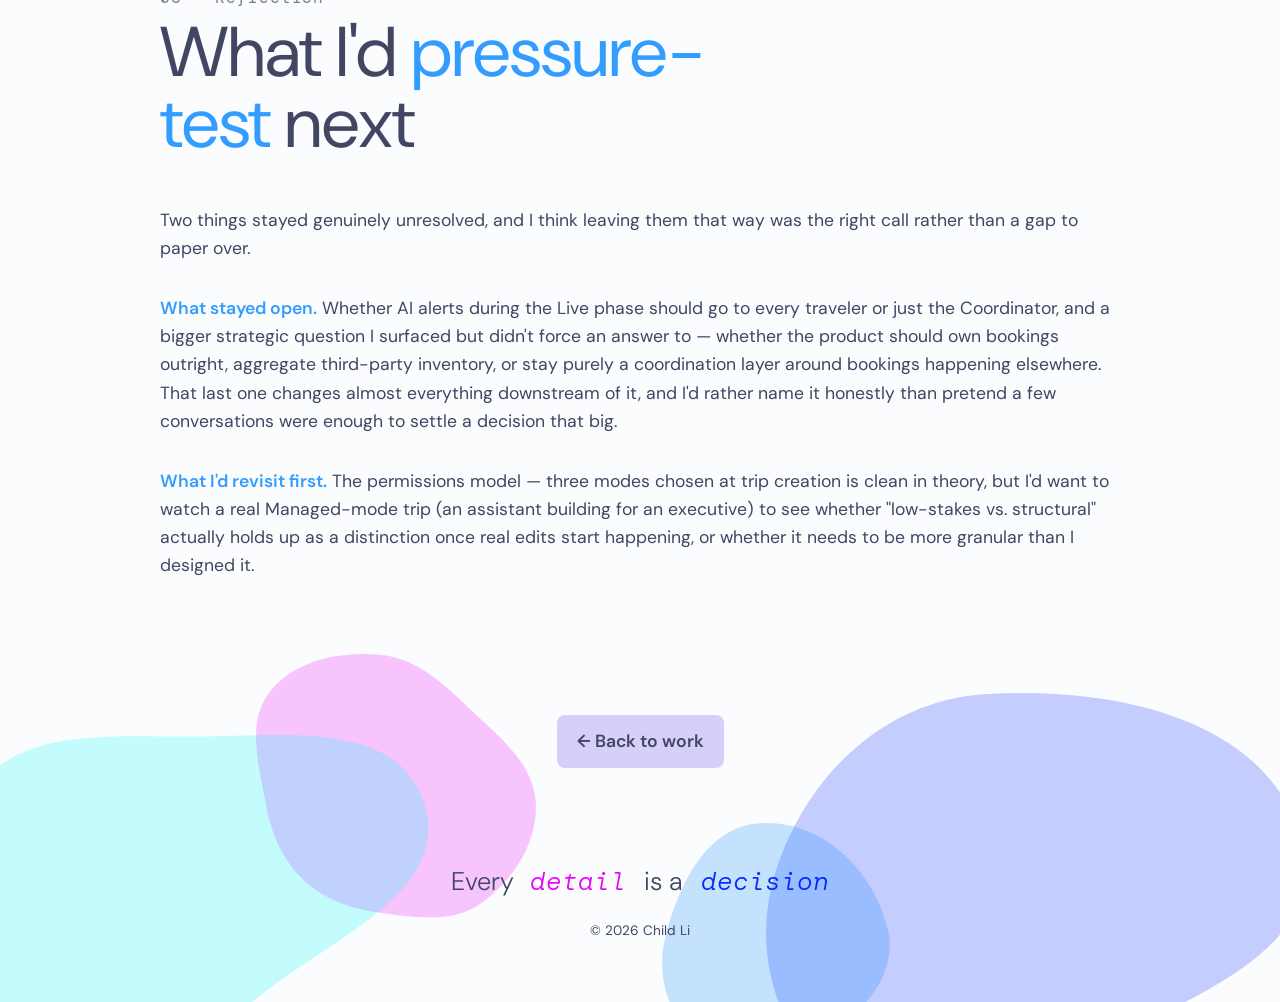
<file: case-study-3.html>
<!DOCTYPE html>
<html lang="en">
<head>
  <meta charset="UTF-8">
  <meta name="viewport" content="width=device-width, initial-scale=1.0">
  <title>Designing a Trip as a Living Object, Not a Booking Flow - Case Study 3</title>
  <link rel="preconnect" href="https://fonts.googleapis.com">
  <link rel="preconnect" href="https://fonts.gstatic.com" crossorigin>
  <link href="https://fonts.googleapis.com/css2?family=Instrument+Serif:ital@0;1&family=DM+Mono:ital@0;1&family=DM+Sans:ital,wght@0,300;0,400;0,500;0,600;0,700;1,400&display=swap" rel="stylesheet">
  <link rel="stylesheet" href="css/styles.css">
  <link rel="stylesheet" href="css/case-study.css?v=3">
</head>
<body class="page-case-study page-case-study--3">
  <div class="reading-progress" role="progressbar" aria-label="Page reading progress" aria-valuenow="0" aria-valuemin="0" aria-valuemax="100">
    <div class="reading-progress__bar"></div>
  </div>
  <main>
    <section class="cs-hero">
      <div class="cs-hero__inner">
        <div class="cs-hero__content">
          <h1 class="cs-hero__title" data-stagger>The product doesn't help you book a trip, coordinate a trip, or remember a trip. <span class="section-heading__accent">It is the trip</span></h1>
          <p class="cs-hero__subtitle" data-stagger>That sentence came out of a working session with the startup's cofounders — the difference between building a better booking tool and building something that holds a trip as a stateful thing with memory, from a half-formed idea to a shared photo album months later.</p>
        </div>
      </div>
      <div class="cs-hero__covers" aria-label="Project cover image">
        <figure class="cs-hero__cover cs-hero__cover--single">
          <img src="images/case-study-3/cover-5.png" alt="Trip product hero cover">
        </figure>
      </div>
    </section>

    <section class="cs-context">
      <div class="cs-context__wrap">
        <div class="cs-context__body">
          <h6 class="cs-context__title">01 • Context & Problem</h6>
          <h2 class="section-heading">Tab graveyards in a <span class="section-heading__accent">transaction-first</span> world</h2>
          <div class="cs-context__lead-row">
            <h4 class="cs-context__lead">Travel planning creates "tab graveyards." One person ends up holding together a dozen open tabs and tools — flights, a spreadsheet, a group chat, three booking sites — and everyone else just hopes it holds.</h4>
            <p class="cs-context__intro-p">This was a real early-stage travel startup. I came in through a Lead Designer screening and used it as a live design exercise with the cofounders — thinking through the actual product problem in front of the people who'd have to live with the answer. Their feature list (AI concierge, bundles, global scope, curated suggestions, booking trust, temporal planning) became an architecture check, not a brief: does what I'm proposing actually house these, or am I inventing a product they don't need?</p>
          </div>
          <div class="cs-context__table-wrap">
            <table class="cs-context__table">
              <thead>
                <tr>
                  <th>Category</th>
                  <th>What they optimize for</th>
                </tr>
              </thead>
              <tbody>
                <tr>
                  <td>Kayak / Expedia</td>
                  <td>Transaction completion</td>
                </tr>
                <tr>
                  <td>Airbnb</td>
                  <td>Discovery + booking</td>
                </tr>
                <tr>
                  <td>TripAdvisor</td>
                  <td>Reviews + inspiration</td>
                </tr>
                <tr>
                  <td><strong>The gap</strong></td>
                  <td>No platform treats a trip as a persistent, stateful object</td>
                </tr>
              </tbody>
            </table>
          </div>
          <blockquote class="cs-context__quote"><p>Existing travel tools optimize for transactions. None of them hold a trip as something with memory — from a half-formed idea to a shared photo album months later.</p></blockquote>
          <p class="cs-context__problems-intro">Three structural gaps made this worth solving:</p>
        </div>
        <aside class="cs-context__stats">
          <div class="cs-stat">
            <span class="cs-stat__value">📑 Tab graveyards</span>
            <span class="cs-stat__label">Fragmented tools with no single source of truth. One person holds the plan together while everyone else waits and hopes.</span>
          </div>
          <div class="cs-stat">
            <span class="cs-stat__value">🧩 Feature sprawl</span>
            <span class="cs-stat__label">AI, bundles, booking trust, and temporal planning need an architecture to live in — not a feature list to bolt on.</span>
          </div>
          <div class="cs-stat">
            <span class="cs-stat__value">🛒 Transaction mindset</span>
            <span class="cs-stat__label">Trips treated as checkout sequences, not living objects that evolve from dream to memory over months.</span>
          </div>
        </aside>
      </div>
    </section>

    <section class="cs-role">
      <div class="cs-inner">
        <h6 class="section-title">02 • My Role</h6>
        <h2 class="section-heading">Scope I set myself, <span class="section-heading__accent">founder-level</span> collaboration</h2>
        <div class="cs-role__body">
          <p>Nobody handed me a scoped problem. I set the scope myself, across several conversations, and the first move I made was a boundary rather than a solution: separate the <em>object</em> (what a trip actually is) from the <em>interaction</em> (how people touch it) from the <em>AI layer</em> (how it participates) — and refuse to let any of them get solved out of order. When discussion drifted early toward AI behavior, I pulled it back to finish defining the object model first. That sequencing wasn't process hygiene — it was a bet that you can't say anything trustworthy about how people interact with a trip, or how AI should behave inside it, until you know what a trip <em>is</em>.</p>
          <p>I also ran my own competitive teardown before proposing anything — Kayak, Expedia, Airbnb, TripAdvisor, Travala — split into booking/transaction platforms versus discovery/review platforms, specifically to isolate what none of them do: treat a trip as a persistent, stateful thing rather than a transaction sequence. That's where the differentiator came from.</p>
          <p class="cs-role__collaborators">
            <strong>Collaborators:</strong>
            <span class="cs-role__collaborator"><span class="cs-role__collaborator-emoji" aria-hidden="true">🚀</span> Cofounders</span>
          </p>
        </div>
      </div>
    </section>

    <section class="cs-challenges">
      <div class="cs-inner">
        <h6 class="section-title">03 • Design Challenges</h6>
        <h2 class="section-heading">Four tensions in <span class="section-heading__accent">one data model</span></h2>
        <div class="challenge-grid">
          <div class="challenge-card">
            <div class="challenge-tag">Representation at any stage</div>
            <h4>A dream trip with no dates and a fully locked itinerary must live in the same model.</h4>
            <p>Not two different data models bolted together later. The system had to represent trips at any stage of completeness — from a half-formed idea to a locked itinerary — without forcing users into a different mode as the trip matured.</p>
          </div>
          <div class="challenge-card">
            <div class="challenge-tag">Logistics vs experience</div>
            <h4>Neither could silently override the other in the UI or in what the AI paid attention to.</h4>
            <p>Logistics are structurally load-bearing but invisible until they break. Experiences are emotionally load-bearing and the actual reason the trip exists. Weighting both correctly was a product architecture problem, not just a layout one.</p>
          </div>
          <div class="challenge-card">
            <div class="challenge-tag">Social configurations</div>
            <h4>Three friends splitting a beach house and an executive whose assistant builds 100% of the trip are both real users.</h4>
            <p>The system couldn't over-engineer a permissions model nobody asked for, or flatten real differences in trust and power between people on a trip. Different social contexts needed different modes without a one-size-fits-all gatekeeper.</p>
          </div>
          <div class="challenge-card">
            <div class="challenge-tag">AI lifecycle</div>
            <h4>A trip lives for months before it happens. AI needed to participate across that whole span.</h4>
            <p>Without nagging — manufactured anxiety that makes planning feel worse — or going inert — a chatbot you have to remember to summon. AI behavior had to shift meaningfully across a multi-month lifecycle, not stay fixed as a bolted-on persona.</p>
          </div>
        </div>
      </div>
    </section>

    <section class="cs-decisions">
      <div class="cs-inner">
        <h6 class="section-title">04 • Key Decisions</h6>
        <h2 class="section-heading">Six decisions that <span class="section-heading__accent">defined the system</span></h2>
        <div class="cs-decisions__list cs-decisions__list--split">
          <article class="cs-decision cs-decision--split">
            <div class="cs-decision__row">
              <div class="cs-decision__content">
                <div class="cs-decision__head-static">
                  <h4 class="cs-decision__title">Object model</h4>
                </div>
                <div class="cs-decision__body cs-decision__body--open">
                  <div class="cs-decision__body-inner">
                    <p>I rejected a single trip-level status flag in favor of composite, component-level state: Who / Where / When / What (Logistics + Experiences), with a linear lifecycle at the trip level but reversible state at the component level.</p>
                    <p>A single state machine for the whole trip was simpler, but couldn't represent the actual reality that a flight can be locked while dinner reservations are still fluid.</p>
                  </div>
                </div>
              </div>
              <div class="cs-decision__media">
                <div class="cs-decision__frame cs-decision__frame--table">
                  <div class="cs-decision__table-wrap">
                    <table class="cs-context__table">
                      <thead>
                        <tr>
                          <th>Lifecycle stage</th>
                          <th>What it means</th>
                        </tr>
                      </thead>
                      <tbody>
                        <tr>
                          <td>Dream</td>
                          <td>Half-formed idea, no dates required</td>
                        </tr>
                        <tr>
                          <td>Plan</td>
                          <td>Structure emerging, components fluid</td>
                        </tr>
                        <tr>
                          <td>Build</td>
                          <td>Logistics locking, experiences shaping</td>
                        </tr>
                        <tr>
                          <td>Live</td>
                          <td>Trip in progress</td>
                        </tr>
                        <tr>
                          <td>Remembered</td>
                          <td>Shared memory, photo album</td>
                        </tr>
                      </tbody>
                    </table>
                  </div>
                </div>
              </div>
            </div>
          </article>
          <article class="cs-decision cs-decision--split">
            <div class="cs-decision__row">
              <div class="cs-decision__media">
                <div class="cs-decision__frame cs-decision__frame--table">
                  <div class="cs-decision__table-wrap">
                    <table class="cs-context__table">
                      <thead>
                        <tr>
                          <th>Signal source</th>
                          <th>Included in health?</th>
                        </tr>
                      </thead>
                      <tbody>
                        <tr>
                          <td>Confirmed logistics</td>
                          <td>Yes</td>
                        </tr>
                        <tr>
                          <td>Must-attend experiences (flagged)</td>
                          <td>Yes</td>
                        </tr>
                        <tr>
                          <td>Fluid or optional plans</td>
                          <td>No</td>
                        </tr>
                        <tr>
                          <td>General content feed</td>
                          <td>No — separate layer</td>
                        </tr>
                      </tbody>
                    </table>
                  </div>
                </div>
              </div>
              <div class="cs-decision__content">
                <div class="cs-decision__head-static">
                  <h4 class="cs-decision__title">Health signal</h4>
                </div>
                <div class="cs-decision__body cs-decision__body--open">
                  <div class="cs-decision__body-inner">
                    <p>I rejected folding "trip health" into the general content feed. Instead it's a separate layer, built only from confirmed logistics plus experiences the user has manually flagged as must-attend.</p>
                    <p>Deliberately excluding fluid or optional plans so the indicator doesn't get noisy or paternalistic about how someone <em>should</em> be traveling.</p>
                  </div>
                </div>
              </div>
            </div>
          </article>
          <article class="cs-decision cs-decision--split">
            <div class="cs-decision__row">
              <div class="cs-decision__content">
                <div class="cs-decision__head-static">
                  <h4 class="cs-decision__title">Permissions</h4>
                </div>
                <div class="cs-decision__body cs-decision__body--open">
                  <div class="cs-decision__body-inner">
                    <p>I rejected a universal approval system where a single Coordinator gates every change — it creates an uncomfortable power imbalance among people who are actually social equals.</p>
                    <p>Instead, the trip's social context picks the mode at creation. The product doesn't decide the power structure; the group does.</p>
                  </div>
                </div>
              </div>
              <div class="cs-decision__media">
                <div class="cs-decision__frame cs-decision__frame--table">
                  <div class="cs-decision__table-wrap">
                    <table class="cs-context__table">
                      <thead>
                        <tr>
                          <th>Mode</th>
                          <th>Who holds power</th>
                        </tr>
                      </thead>
                      <tbody>
                        <tr>
                          <td>Collaborative</td>
                          <td>Equal peers, shared building</td>
                        </tr>
                        <tr>
                          <td>Coordinated</td>
                          <td>One organizer, others contribute</td>
                        </tr>
                        <tr>
                          <td>Managed</td>
                          <td>Builder acts on behalf of traveler</td>
                        </tr>
                      </tbody>
                    </table>
                  </div>
                </div>
              </div>
            </div>
          </article>
          <article class="cs-decision cs-decision--split">
            <div class="cs-decision__row">
              <div class="cs-decision__media">
                <div class="cs-decision__frame cs-decision__frame--cs3-a">
                  <img class="cs-decision__img--cs3-a" src="images/case-study-3/key-decision-b.png" alt="Dream-to-Plan transition: soft nudge with unresolved flag">
                </div>
              </div>
              <div class="cs-decision__content">
                <div class="cs-decision__head-static">
                  <h4 class="cs-decision__title">Dream-to-Plan transition</h4>
                </div>
                <div class="cs-decision__body cs-decision__body--open">
                  <div class="cs-decision__body-inner">
                    <p>I rejected hard-blocking unrealistic plans — three countries in five days gets refused outright — in favor of a two-beat soft nudge: validate the ambition, name the real constraint, then let the user push through anyway with a visible unresolved flag rather than a wall.</p>
                    <p>The product shouldn't refuse dreams. It should make constraints visible so users can decide whether to adjust or proceed with eyes open.</p>
                  </div>
                </div>
              </div>
            </div>
          </article>
          <article class="cs-decision cs-decision--split">
            <div class="cs-decision__row">
              <div class="cs-decision__content">
                <div class="cs-decision__head-static">
                  <h4 class="cs-decision__title">Traveler entry</h4>
                </div>
                <div class="cs-decision__body cs-decision__body--open">
                  <div class="cs-decision__body-inner">
                    <p>I rejected giving every invited traveler full building access "to keep things simple." Instead, invited travelers get a curated, read-and-follow view — low-stakes edits are self-serve, structural changes route back to whoever built the trip.</p>
                    <p>Not everyone invited to a trip needs to be a planner. The entry experience should match the role they're actually playing.</p>
                  </div>
                </div>
              </div>
              <div class="cs-decision__media">
                <div class="cs-decision__frame cs-decision__frame--table">
                  <div class="cs-decision__table-wrap">
                    <table class="cs-context__table">
                      <thead>
                        <tr>
                          <th>Edit type</th>
                          <th>Invited traveler</th>
                        </tr>
                      </thead>
                      <tbody>
                        <tr>
                          <td>View itinerary</td>
                          <td>Self-serve</td>
                        </tr>
                        <tr>
                          <td>Low-stakes edits</td>
                          <td>Self-serve</td>
                        </tr>
                        <tr>
                          <td>Structural changes</td>
                          <td>Routes to trip builder</td>
                        </tr>
                      </tbody>
                    </table>
                  </div>
                </div>
              </div>
            </div>
          </article>
          <article class="cs-decision cs-decision--split">
            <div class="cs-decision__row">
              <div class="cs-decision__media">
                <div class="cs-decision__frame cs-decision__frame--table">
                  <div class="cs-decision__table-wrap">
                    <table class="cs-context__table">
                      <thead>
                        <tr>
                          <th>Lifecycle state</th>
                          <th>AI behavior</th>
                        </tr>
                      </thead>
                      <tbody>
                        <tr>
                          <td>Dream / Plan</td>
                          <td>Exploratory, low initiative</td>
                        </tr>
                        <tr>
                          <td>Build</td>
                          <td>Proactive on logistics gaps</td>
                        </tr>
                        <tr>
                          <td>Live</td>
                          <td>Timely, contextual alerts</td>
                        </tr>
                        <tr>
                          <td>Remembered</td>
                          <td>Quiet, archival assistance</td>
                        </tr>
                      </tbody>
                    </table>
                  </div>
                </div>
              </div>
              <div class="cs-decision__content">
                <div class="cs-decision__head-static">
                  <h4 class="cs-decision__title">AI's authority</h4>
                </div>
                <div class="cs-decision__body cs-decision__body--open">
                  <div class="cs-decision__body-inner">
                    <p>I rejected a concierge-style AI that recommends or decides on the user's behalf, in favor of a strict assistance-only role. AI never introduces its own judgment — its behavior (timing, level of initiative) shifts by lifecycle state rather than being a fixed persona bolted on top.</p>
                    <p>The AI participates in the trip; it doesn't run it. Authority stays with the people who own the experience.</p>
                  </div>
                </div>
              </div>
            </div>
          </article>
        </div>
      </div>
    </section>

    <section class="cs-outcome">
      <div class="cs-inner">
        <h6 class="section-title">05 • Outcome</h6>
        <h2 class="section-heading">Real product questions, <span class="section-heading__accent">no launch</span></h2>
        <p class="cs-context__intro-p">There was no ship. The process ended when the startup passed on me over a compensation gap — not a fit or quality gap, and they were direct and warm about wanting to stay in touch.</p>
        <div class="cs-outcome__impact">
          <div class="cs-outcome__overview">
            <div class="cs-outcome__overview-frame">
              <img class="cs-outcome__overview-img" src="images/case-study-3/outcome.png?v=2" alt="Trip product architecture: object model and lifecycle framework">
            </div>
          </div>
          <div class="cs-impact__grid cs-impact__grid--stats-style">
            <div class="cs-impact__card">
              <span class="cs-impact__value">🏗️ Object model defined</span>
              <p class="cs-impact__label">Composite state architecture for trips at any completeness stage — from dream to remembered.</p>
            </div>
            <div class="cs-impact__card">
              <span class="cs-impact__value">🔍 Isolated differentiator</span>
              <p class="cs-impact__label">Competitive teardown surfaced the persistent-trip gap no booking platform addresses.</p>
            </div>
            <div class="cs-impact__card">
              <span class="cs-impact__value">🤝 Founder-level depth</span>
              <p class="cs-impact__label">Multiple sessions working through open product questions the way an in-team designer would.</p>
            </div>
          </div>
        </div>
        <blockquote class="cs-context__quote">
          <p>The more useful signal isn't a launch metric — it's that cofounders worked through real, still-open product questions with me across multiple sessions, the way they'd work through it with someone already on the team, not the way you give portfolio-review feedback to a candidate.</p>
        </blockquote>
      </div>
    </section>

    <section class="cs-reflection">
      <div class="cs-inner">
        <h6 class="section-title">06 • Reflection</h6>
        <h2 class="section-heading">What I'd <span class="section-heading__accent">pressure-test</span> next</h2>
        <div class="cs-reflection__body">
          <p>Two things stayed genuinely unresolved, and I think leaving them that way was the right call rather than a gap to paper over.</p>
          <p><strong>What stayed open.</strong> Whether AI alerts during the Live phase should go to every traveler or just the Coordinator, and a bigger strategic question I surfaced but didn't force an answer to — whether the product should own bookings outright, aggregate third-party inventory, or stay purely a coordination layer around bookings happening elsewhere. That last one changes almost everything downstream of it, and I'd rather name it honestly than pretend a few conversations were enough to settle a decision that big.</p>
          <p><strong>What I'd revisit first.</strong> The permissions model — three modes chosen at trip creation is clean in theory, but I'd want to watch a real Managed-mode trip (an assistant building for an executive) to see whether "low-stakes vs. structural" actually holds up as a distinction once real edits start happening, or whether it needs to be more granular than I designed it.</p>
        </div>
      </div>
    </section>
  </main>

  <div class="site-footer-actions">
    <a href="index.html#case-studies" class="hero__cta">← Back to work</a>
  </div>
  <footer class="site-footer">
    <div class="site-footer__spheres" aria-hidden="true">
      <span class="site-footer__sphere"></span>
      <span class="site-footer__sphere"></span>
      <span class="site-footer__sphere"></span>
      <span class="site-footer__sphere"></span>
    </div>
    <div class="site-footer__brand">
      <h5 class="site-footer__tagline" aria-label="Every detail is a decision">Every <span class="site-footer__tagline-detail">detail</span><span class="site-footer__tagline-bridge"> is a </span><span class="site-footer__tagline-decision">decision</span></h5>
      <p class="site-footer__copyright">© 2026 Child Li</p>
    </div>
  </footer>

  <script src="js/main.js"></script>
  <script src="js/case-study.js"></script>
</body>
</html>
</file>
<file: css/styles.css>
/* --- Variables --- */
:root {
  --color-bg: #FBFCFE;
  --color-surface: #fff;
  --color-text: #414662;
  --color-text-muted: rgba(65, 70, 98, 0.72);
  --color-link: #3C1AE5;
  --color-accent: #3C1AE5;
  --color-accent-hover: #2e15b8;
  --color-border: #e8ecf4;
  /* Accent tints @ 15% for backgrounds / highlights */
  --color-accent-1: rgba(235, 0, 255, 0.15);
  --color-accent-2: rgba(0, 41, 255, 0.15);
  --color-accent-3: rgba(0, 133, 255, 0.15);
  --color-accent-4: rgba(0, 255, 255, 0.15);
  /* Solid accent colors for progress bar gradient (accent 1 → 2) */
  --color-accent-1-solid: #EB00FF;
  --color-accent-2-solid: #0029FF;
  --color-accent-3-solid: #0085FF;
  --color-accent-4-solid: #00ffff;
  --font-title: "DM Sans", system-ui, sans-serif;
  --font-subtitle: "DM Mono", ui-monospace, monospace;
  --font-sans: "DM Sans", system-ui, sans-serif;
  --space-xs: 0.5rem;
  --space-sm: 1rem;
  --space-md: 1.5rem;
  --space-lg: 2rem;
  --space-xl: 2rem;
  --space-2xl: 4rem;
  --space-3xl: 6rem;
  --radius: 8px;
  --radius-lg: 16px;
  --bento-gap: 1.5rem; /* 24px at 16px root, scales with font size */
  --max-width: 72rem;
  /* Typography scale */
  --text-h1: 5em;
  --text-h2: 4.4em;
  --text-h3: 3.5em;
  --text-h4: 2.4em;
  --text-h5: 1.6em;
  --text-h6: 1.2em;
  --text-p: 1em;
}

/* --- Base --- */
*, *::before, *::after { box-sizing: border-box; }
html {
  scroll-behavior: smooth;
  overflow-x: clip;
  margin: 0;
  padding: 0;
}
body {
  margin: 0;
  padding: 0;
  overflow-x: clip;
  max-width: 100%;
  font-family: var(--font-sans);
  font-size: 1rem;
  line-height: 1.6;
  color: var(--color-text);
  background: var(--color-bg);
}
@supports not (overflow: clip) {
  html,
  body {
    overflow-x: hidden;
  }
}

/* Reading progress bar — fixed at top, gradient accent 1 → 2 */
.reading-progress {
  position: fixed;
  top: 0;
  left: 0;
  right: 0;
  height: 4px;
  z-index: 9999;
  background: var(--color-border);
}
.reading-progress__bar {
  height: 100%;
  width: 0%;
  background: linear-gradient(90deg, var(--color-accent-1-solid), var(--color-accent-2-solid));
  transition: width 0.8s ease-out;
}

img { max-width: 100%; height: auto; display: block; }
a { color: var(--color-link); text-decoration: none; }

h1 { font-family: var(--font-title); font-size: var(--text-h1); font-weight: 400; line-height: 0.9em; }
h2 { font-family: var(--font-title); font-size: var(--text-h2); font-weight: 400; line-height: 1em; }
h3 { font-family: var(--font-title); font-size: var(--text-h3); font-weight: 400; line-height: 1em; }
h4 { font-family: var(--font-title); font-size: var(--text-h4); font-weight: 400; line-height: 1.1em; }
h5 { font-family: var(--font-title); font-size: var(--text-h5); font-weight: 400; line-height: 1.1em; }
h6 { font-family: var(--font-title); font-size: var(--text-h6); font-weight: 400; line-height: 1.2em; }
p { font-family: var(--font-sans); font-size: 1em; }

/* --- Section shared --- */
section {
  padding: var(--space-3xl) var(--space-lg);
  max-width: var(--max-width);
  margin: 0 auto;
}

/* Home page: section content animates into view on scroll */
body:not(.page-case-study) main > section:not(.hero) {
  opacity: 0;
  transform: translateY(1.5rem);
  transition: opacity 0.8s ease-out, transform 0.8s ease-out;
}
body:not(.page-case-study) main > section:not(.hero).section--in-view {
  opacity: 1;
  transform: translateY(0);
}

.section-title {
  margin: 0 0 var(--space-xl);
}

/* --- Section header (reusable: eyebrow + title) --- */
.section-header {
  width: 90%;
  max-width: 1600px;
  margin-left: auto;
  margin-right: auto;
  margin-bottom: var(--space-2xl);
}
.section-header__eyebrow {
  font-family: var(--font-subtitle);
  font-size: 16px;
  font-weight: 400;
  color: var(--color-text-muted);
  margin: 0 0 8px;
  text-align: center;
}
.section-header__title {
  font-family: var(--font-title);
  font-size: var(--text-h3);
  font-weight: 400;
  margin: 0 0 4px;
  text-align: center;
  color: var(--color-text);
}
.section-header__title-line {
  display: block;
}
.section-header__subtitle {
  font-family: var(--font-sans);
  font-size: 1rem;
  font-weight: 400;
  color: var(--color-text);
  margin: 0;
  text-align: center;
}
.about__inner .section-header,
.contact__inner .section-header {
  width: 100%;
  max-width: none;
}

/* --- Hero --- */
.hero {
  position: relative;
  min-height: 100vh;
  display: flex;
  flex-direction: column;
  justify-content: flex-end;
  align-items: flex-start;
  padding: 80px var(--space-lg);
  margin: 0;
  max-width: none;
  background: var(--color-bg);
  overflow: hidden;
}
.hero__bg {
  position: absolute;
  inset: 0;
  width: 100%;
  height: 100%;
  z-index: 0;
  pointer-events: none;
}
.hero__content {
  position: relative;
  z-index: 1;
  width: 90%;
  max-width: 1600px;
  margin: 0 auto;
  vertical-align: bottom;
}

@keyframes hero-reveal {
  from {
    opacity: 0;
    transform: translateY(40px);
  }
  to {
    opacity: 1;
    transform: translateY(0);
  }
}

/* CTA: opacity only so hover translateY still works */
@keyframes hero-cta-reveal {
  from {
    opacity: 0;
  }
  to {
    opacity: 1;
  }
}

.hero__title {
  margin: 0 0 40px;
  max-width: 840px;
  width: 100%;
  color: var(--color-text);
  animation: hero-reveal 0.8s ease both;
  animation-delay: 0.15s;
}

@media (max-width: 47.9375rem) {
  .hero__title,
  body.page-case-study .cs-hero__title {
    font-size: clamp(1.85rem, 6.2vw + 0.5rem, 2.65rem);
    line-height: 1.1;
  }
}

.hero__subtitle {
  font-family: var(--font-subtitle);
  font-size: 1rem;
  font-weight: 400;
  color: var(--color-text-muted);
  margin: 0 0 var(--space-xl);
  letter-spacing: 0.02em;
}
.hero__subtitle-line {
  display: block;
  animation: hero-reveal 0.8s ease both;
}
.hero__subtitle-line:nth-child(1) { animation-delay: 0.45s; }
.hero__subtitle-line:nth-child(2) { animation-delay: 0.6s; }
.hero__subtitle-line:nth-child(3) { animation-delay: 0.75s; }
.hero__cta,
.hero__cta:visited {
  display: inline-block;
  font-weight: 600;
  color: var(--color-text);
  background: color-mix(in srgb, var(--color-link) 20%, transparent);
  padding: 12px 20px;
  border-radius: var(--radius);
  animation: none;
  transition:
    opacity 0.8s ease,
    background-color 0.3s,
    color 0.3s,
    box-shadow 0.3s ease,
    transform 0.3s ease;
}
body:not(.page-case-study) .hero .hero__cta,
body:not(.page-case-study) .hero .hero__cta:visited {
  animation: hero-cta-reveal 0.8s ease both;
  animation-delay: 0.95s;
}
.hero__cta:hover,
.hero__cta:focus-visible {
  background: var(--color-link);
  color: #fff;
  box-shadow: 0 8px 24px rgba(60, 26, 229, 0.12);
  transform: translateY(-4px);
}

@media (prefers-reduced-motion: reduce) {
  .hero__title,
  .hero__subtitle-line,
  body:not(.page-case-study) .hero .hero__cta,
  body:not(.page-case-study) .hero .hero__cta:visited {
    animation-duration: 0.01ms !important;
    animation-delay: 0s !important;
  }
  body:not(.page-case-study) .hero .hero__cta,
  body:not(.page-case-study) .hero .hero__cta:visited {
    opacity: 1;
  }
  .page-case-study .site-footer-actions .hero__cta,
  .page-case-study .site-footer-actions .hero__cta:visited {
    opacity: 1;
    transition-duration: 0.01ms;
  }
}

/* --- Case Studies (dark section, tilted mocks, pill tags) --- */
.case-studies {
  min-height: 100vh;
  max-width: none;
  margin: 0;
  width: 100%;
  background: var(--color-bg);
  padding: var(--space-3xl) var(--space-lg);
}
.case-studies__grid {
  width: 90%;
  max-width: 1600px;
  margin-left: auto;
  margin-right: auto;
  /* Tall viewports: cap row height so cards don’t stretch past ~960px */
  height: min(90vh, 960px);
  display: grid;
  gap: 1.5rem; /* 24px at 16px root, scales with font size */
  grid-template-columns: 1fr;
  grid-auto-rows: 1fr;
}
@media (min-width: 48rem) {
  .case-studies__grid { grid-template-columns: repeat(3, 1fr); }
}
.case-card {
  display: flex;
  width: 100%;
  min-height: 0; /* allow card to respect grid row height */
}
.case-card__link {
  display: flex;
  flex-direction: column;
  height: 100%;
  border-radius: var(--radius-lg);
  overflow: hidden;
  transition: background-color 0.3s, color 0.3s, box-shadow 0.3s ease, transform 0.3s ease;
}
/* Card 1: accent 1 | Card 2: accent 2 | Card 3: accent 3 */
.case-studies__grid .case-card:nth-child(1) .case-card__link {
  background: var(--color-accent-1);
}
.case-studies__grid .case-card:nth-child(2) .case-card__link {
  background: var(--color-accent-2);
}
.case-studies__grid .case-card:nth-child(3) .case-card__link {
  background: var(--color-accent-3);
}
.case-studies__grid .case-card:nth-child(1) .case-card__link:hover {
  background: rgba(235, 0, 255, 0.8);
  box-shadow: 0 8px 24px rgba(235, 0, 255, 0.12);
  transform: translateY(-4px);
}
.case-studies__grid .case-card:nth-child(2) .case-card__link:hover {
  background: rgba(0, 41, 255, 0.8);
  box-shadow: 0 8px 24px rgba(0, 41, 255, 0.12);
  transform: translateY(-4px);
}
.case-studies__grid .case-card:nth-child(3) .case-card__link:hover {
  background: rgba(0, 133, 255, 0.8);
  box-shadow: 0 8px 24px rgba(0, 133, 255, 0.12);
  transform: translateY(-4px);
}
.case-card__link .case-card__title {
  color: var(--color-text);
  transition: color 0.3s;
}
.case-card__link:hover .case-card__title {
  color: #fff;
}
/* Media area: room for tilted mock */
.case-card__media {
  position: relative;
  width: 100%;
  height: 30%;
  min-height: 0;
  padding: 0;
  display: flex;
  align-items: flex-start;
  justify-content: flex-start;
  flex-shrink: 0;
  overflow: visible;
  vertical-align: bottom;
}
.case-card__mock {
  position: relative;
  width: 100%;
  max-width: 100%;
  /* Card 1: 4:3 (default). Card 2 overridden below to 4:3.34. Card 3 uses .case-card__mock--mobile */
  aspect-ratio: 4 / 3;
  background: var(--color-border);
  border-radius: 8px;
  transform: rotate(-8deg) translateX(15%) translateY(4%);
  box-shadow: 0 8px 24px rgba(0, 0, 0, 0.12);
  overflow: hidden;
  display: flex;
  align-items: flex-start;
  justify-content: flex-start;
  transition: transform 0.3s ease;
}
/* Card 2 only: 4:3.34 ratio */
.case-studies__grid .case-card:nth-of-type(2) .case-card__mock {
  aspect-ratio: 4 / 3.34;
}
.case-card__link:hover .case-card__mock {
  transform: rotate(-4deg) translateX(15%) translateY(4%);
}
.case-card__mock img {
  width: 100%;
  height: 100%;
  object-fit: cover;
  display: block;
}
.case-studies__grid .case-card:nth-child(3) .case-card__mock img {
  object-position: center center;
}
.case-card__mock .placeholder {
  font-family: var(--font-subtitle);
  font-size: 0.85rem;
  color: var(--color-text-muted);
}
.case-card__media:has(.case-card__mock img) .case-card__mock .placeholder { display: none; }

/* Project 3: two mobile mocks side by side */
.case-card__mocks {
  display: flex;
  align-items: flex-end;
  justify-content: center;
  gap: 0.75rem;
  width: 100%;
  height: 100%;
  padding: 0;
}
.case-card__mocks--mobile {
  padding-top: 3.5rem;
}
.case-card__mock--mobile {
  height: 20rem;
  width: auto;
  aspect-ratio: 414 / 896; /* match project-3a / project-3b image ratio */
  flex-shrink: 0;
  transform: rotate(-8deg) translateX(8%) translateY(24%);
}
.case-card__mock--mobile:last-child {
  transform: rotate(4deg) translateX(-5%) translateY(24%);
}
.case-card__link:hover .case-card__mock--mobile {
  transform: rotate(-4deg) translateX(8%) translateY(24%);
}
.case-card__link:hover .case-card__mock--mobile:last-child {
  transform: rotate(2deg) translateX(-5%) translateY(24%);
}

/* Content: title then pill signals */
.case-card__content {
  display: flex;
  flex-direction: column;
  justify-content: flex-end;
  gap: var(--space-lg);
  padding: var(--space-lg);
  height: 70%;
  min-height: 0;
  box-sizing: content-box;
}

/* Tablet & mobile: hide media, content fills the card */
@media (max-width: 48rem) {
  .case-studies .section-header,
  .case-studies__grid {
    width: 100%;
  }
  .case-studies .section-header__title {
    font-size: clamp(1.65rem, 5vw + 0.85rem, 2.75rem);
  }
  .case-studies .case-card__title {
    font-size: clamp(1.2rem, 3.8vw + 0.65rem, 1.85rem);
  }
  .case-studies__grid {
    height: auto;
    grid-auto-rows: auto;
  }
  .case-studies__grid .case-card {
    min-height: auto;
  }
  .case-studies__grid .case-card__link {
    height: auto;
  }
  .case-studies__grid .case-card__media {
    display: none;
  }
  .case-studies__grid .case-card__content {
    height: auto;
    flex: none;
    min-height: auto;
    justify-content: flex-start;
    overflow: visible;
  }
}

.case-card__title {
  font-family: var(--font-title);
  font-size: 2.5em;
  font-weight: 400;
  line-height: 1.25;
  margin: 0;
  color: var(--color-text);
}
.case-card__signals {
  display: flex;
  flex-direction: column;
  align-items: flex-start;
  gap: 0.35rem;
}
.case-card__signal {
  display: inline-block;
  font-family: var(--font-subtitle); /* DM Mono */
  font-size: 16px; /* match section-header__eyebrow */
  font-weight: 500;
  letter-spacing: 0.02em;
  padding: 0.35rem 0.65rem;
  background: rgba(65, 70, 98, 0.1); /* 10% of primary text color */
  color: var(--color-text);
  border-radius: 999px;
  transition: color 0.8s, background-color 0.8s;
}
.case-card__link:hover .case-card__signal {
  color: #fff;
  background: rgba(255, 255, 255, 0.1); /* 10% white */
}
.case-card__signal + .case-card__signal::before { display: none; }

/* --- About (full-width section, content 90% / 1600px) --- */
.about {
  max-width: none;
  width: 100%;
  margin: 0;
  background: var(--color-bg);
}
.about__inner {
  width: 90%;
  max-width: 1600px;
  margin-left: auto;
  margin-right: auto;
  text-align: center;
}
.about__content {
  width: 100%;
  max-width: 720px;
  margin-left: auto;
  margin-right: auto;
}
.about__specialties {
  list-style: none;
  padding: 0;
  margin: 0 0 var(--space-lg);
  display: grid;
  grid-template-columns: repeat(3, minmax(0, 1fr));
  gap: var(--space-md);
  text-align: center;
}
.about__specialty {
  margin: 0;
  display: flex;
  flex-direction: column;
  align-items: center;
  gap: 8px;
}
.about__specialty-box {
  width: 100%;
  aspect-ratio: 1 / 1;
  border-radius: 24px;
  position: relative;
  overflow: hidden;
}
/* --- Specialty box decorative patterns (5–10s loops, aria-hidden parents) --- */
.about__specialty-box--accent-1 {
  background: color-mix(in srgb, var(--color-accent-1-solid) 20%, transparent);
}
/* Organised grid: mini squares linked by shared edges */
@property --about-reveal {
  syntax: "<percentage>";
  inherits: false;
  initial-value: 0%;
}
.about__specialty-box--accent-1::before {
  content: "";
  position: absolute;
  inset: 0;
  pointer-events: none;
  --line-1: color-mix(in srgb, var(--color-accent-1-solid) 50%, transparent);
  --line-2: color-mix(in srgb, var(--color-accent-1-solid) 50%, transparent);
  --line-3: color-mix(in srgb, var(--color-accent-1-solid) 50%, transparent);
  background-image:
    linear-gradient(var(--line-1) 1px, transparent 1px),
    linear-gradient(90deg, var(--line-1) 1px, transparent 1px),
    linear-gradient(var(--line-2) 5px, transparent 5px),
    linear-gradient(90deg, var(--line-2) 5px, transparent 5px),
    linear-gradient(var(--line-3) 5px, transparent 5px),
    linear-gradient(90deg, var(--line-3) 5px, transparent 5px);
  background-size:
    28px 28px, 28px 28px,
    56px 56px, 56px 56px,
    84px 84px, 84px 84px;
  background-position: center;
  opacity: 0.95;
  -webkit-mask-image: radial-gradient(
    circle at center,
    #000 0 var(--about-reveal),
    transparent calc(var(--about-reveal) + 1%)
  );
  mask-image: radial-gradient(
    circle at center,
    #000 0 var(--about-reveal),
    transparent calc(var(--about-reveal) + 1%)
  );
  animation: about-pattern-squares-center-out 7.5s cubic-bezier(0.22, 0.61, 0.36, 1) infinite;
}
@keyframes about-pattern-squares-center-out {
  0% {
    --about-reveal: 0%;
    opacity: 0.95;
  }
  58% {
    --about-reveal: 115%;
  }
  76% {
    --about-reveal: 140%;
  }
  82% {
    --about-reveal: 140%;
  }
  100% {
    --about-reveal: 0%;
    opacity: 0.95;
  }
}
.about__specialty-box--accent-2 {
  background: color-mix(in srgb, var(--color-accent-2-solid) 20%, transparent);
}
.about__specialty-box--accent-2 {
  isolation: isolate;
}
.about__specialty-box--accent-2::before {
  content: none;
}
.about__burst-particle {
  position: absolute;
  left: 50%;
  top: 50%;
  width: var(--size, 4px);
  height: var(--size, 4px);
  margin-left: calc(var(--size, 4px) * -0.5);
  margin-top: calc(var(--size, 4px) * -0.5);
  border-radius: 50%;
  pointer-events: none;
  opacity: 0;
  background: color-mix(in srgb, var(--color-accent-2-solid) var(--tone, 82%), transparent);
  transform: translate(0, 0) scale(0.24);
  will-change: transform, opacity;
  animation: about-particle-burst var(--dur, 3s) ease-out var(--delay, 0s) infinite;
}
@keyframes about-particle-burst {
  0% {
    transform: translate(0, 0) scale(0.24);
    opacity: 0;
  }
  10% {
    opacity: 0.98;
  }
  100% {
    transform: translate(var(--dx, 0px), var(--dy, 0px)) scale(var(--scale-end, 1));
    opacity: 0;
  }
}
.about__specialty-box--accent-3 {
  background: color-mix(in srgb, var(--color-accent-3-solid) 20%, transparent);
  overflow: hidden;
  z-index: 1;
}
/* Generative AI: symmetric tree drawn branch-by-branch */
.about__tree {
  position: absolute;
  inset: 0;
  width: 100%;
  height: 100%;
  pointer-events: none;
}
.about__tree-branch {
  stroke: color-mix(in srgb, var(--color-accent-3-solid) 70%, transparent);
  stroke-width: 5;
  stroke-linecap: square;
  stroke-linejoin: miter;
  vector-effect: non-scaling-stroke;
  pathLength: 100;
  stroke-dasharray: 100;
  stroke-dashoffset: 100;
  animation: about-tree-draw 5.2s cubic-bezier(0.44, 0.04, 0.2, 1) infinite;
}
.about__tree-branch--tier-1 { animation-delay: 0s; }
.about__tree-branch--tier-2 { animation-delay: 0.42s; }
.about__tree-branch--tier-3 { animation-delay: 0.64s; }
.about__tree-branch--tier-4 { animation-delay: 0.86s; }
.about__tree-branch--tier-5 { animation-delay: 1.08s; }
.about__tree-branch--tier-6 { animation-delay: 1.3s; }
.about__tree-branch--tier-7 { animation-delay: 1.52s; }
.about__tree-branch--tier-8 { animation-delay: 1.74s; }
.about__tree-branch--tier-9 { animation-delay: 1.94s; }
.about__tree-branch--twig-left,
.about__tree-branch--twig-right,
.about__tree-branch--twig-center { animation-delay: 2.1s; }
@keyframes about-tree-draw {
  0% {
    stroke-dashoffset: 100;
    opacity: 0;
  }
  8% {
    opacity: 1;
  }
  28%,
  82% {
    stroke-dashoffset: 0;
    opacity: 1;
  }
  100% {
    stroke-dashoffset: 0;
    opacity: 0.12;
  }
}
@media (prefers-reduced-motion: reduce) {
  .about__specialty-box--accent-1::before,
  .about__specialty-box--accent-2::before {
    animation: none;
    opacity: 0.65;
  }
  .about__specialty-box--accent-1::before {
    --about-reveal: 140%;
  }
  .about__specialty-box--accent-2::before {
    opacity: 0;
  }
  .about__burst-particle {
    animation: none;
    opacity: 0;
  }
  .about__tree-branch {
    animation: none !important;
    stroke-dashoffset: 0;
    opacity: 0.85;
  }
}
.about__specialty-title {
  font-family: var(--font-sans);
  font-size: 1.3rem;
  font-weight: 300;
  line-height: 1.35;
  color: var(--color-text);
  margin: 0;
}
/* Tablet & mobile: one column; each specialty is image left, title right */
@media (max-width: 48rem) {
  .about__specialties {
    grid-template-columns: 1fr;
    gap: var(--space-lg);
    text-align: left;
  }
  .about__specialty {
    flex-direction: row;
    align-items: center;
    justify-content: flex-start;
    gap: var(--space-md);
  }
  .about__specialty-box {
    flex: 0 0 clamp(4.25rem, 20vw, 6.25rem);
    width: clamp(4.25rem, 20vw, 6.25rem);
  }
  .about__specialty-title {
    flex: 1;
    min-width: 0;
    text-align: left;
  }
}
.about__body { color: var(--color-text); }
.about__body p { font-family: var(--font-sans); font-size: 1.2rem; margin: 0 0 var(--space-sm); }
.about__body p:last-child { margin-bottom: 0; }

/* --- Bento (full-width section, content 90% / 1600px) --- */
.bento {
  max-width: none;
  width: 100%;
  margin: 0;
}
.bento .section-header,
.bento__grid {
  width: 90%;
  max-width: 1600px;
  margin-left: auto;
  margin-right: auto;
}
.bento__grid {
  display: grid;
  gap: var(--bento-gap);
  grid-template-columns: repeat(2, 1fr);
  grid-template-rows: repeat(8, 1fr);
}
/* Scroll-in: cells start hidden and animate in when grid enters viewport */
.bento__grid .bento__item {
  opacity: 0;
  transform: translateY(24px);
  transition: opacity 0.8s ease-out, transform 0.8s ease-out, background 0.3s ease;
}
/* Delay only for scroll-in (opacity, transform); background always 0 for instant hover */
.bento__grid--in-view .bento__item:nth-child(1) { opacity: 1; transform: translateY(0); transition-delay: 0ms 0ms 0ms; }
.bento__grid--in-view .bento__item:nth-child(2) { opacity: 1; transform: translateY(0); transition-delay: 70ms 70ms 0ms; }
.bento__grid--in-view .bento__item:nth-child(3) { opacity: 1; transform: translateY(0); transition-delay: 140ms 140ms 0ms; }
.bento__grid--in-view .bento__item:nth-child(4) { opacity: 1; transform: translateY(0); transition-delay: 210ms 210ms 0ms; }
.bento__grid--in-view .bento__item:nth-child(5) { opacity: 1; transform: translateY(0); transition-delay: 280ms 280ms 0ms; }
.bento__grid--in-view .bento__item:nth-child(6) { opacity: 1; transform: translateY(0); transition-delay: 350ms 350ms 0ms; }
.bento__grid--in-view .bento__item:nth-child(7) { opacity: 1; transform: translateY(0); transition-delay: 420ms 420ms 0ms; }
.bento__grid--in-view .bento__item:nth-child(8) { opacity: 1; transform: translateY(0); transition-delay: 490ms 490ms 0ms; }
/* Tablet/mobile: 2–4 = tall left, two stacked right; 5–6 = small left stacked, 7 = tall right */
@media (max-width: 47.9375rem) {
  .bento__grid {
    /* 8 rows in 4 pairs: cell 1, group 2-4, group 5-7, cell 8 — each pair min 320px */
    grid-template-rows: repeat(8, minmax(160px, auto));
  }
  .bento__grid .bento__item:nth-child(1) { grid-column: 1 / span 2; grid-row: 1 / span 2; }
  .bento__grid .bento__item:nth-child(2) { grid-column: 1; grid-row: 3 / span 2; }
  .bento__grid .bento__item:nth-child(3) { grid-column: 2; grid-row: 3; }
  .bento__grid .bento__item:nth-child(4) { grid-column: 2; grid-row: 4; }
  .bento__grid .bento__item:nth-child(5) { grid-column: 1; grid-row: 5; }
  .bento__grid .bento__item:nth-child(6) { grid-column: 1; grid-row: 6; }
  .bento__grid .bento__item:nth-child(7) { grid-column: 2; grid-row: 5 / span 2; }
  .bento__grid .bento__item:nth-child(8) { grid-column: 1 / span 2; grid-row: 7 / span 2; }
}
@media (min-width: 48rem) {
  .bento__grid {
    grid-template-columns: repeat(4, 1fr);
    grid-template-rows: repeat(4, 1fr);
    height: 90vh;
    gap: var(--bento-gap);
  }
  /* Desktop: 6 below 5, 7 next to 5&6, 8 below 2&4 */
  .bento__grid .bento__item:nth-child(1) { grid-column: 1 / span 2; grid-row: 1 / span 2; }
  .bento__grid .bento__item:nth-child(2) { grid-column: 3; grid-row: 1 / span 2; }
  .bento__grid .bento__item:nth-child(3) { grid-column: 4; grid-row: 1; }
  .bento__grid .bento__item:nth-child(4) { grid-column: 4; grid-row: 2; }
  .bento__grid .bento__item:nth-child(5) { grid-column: 1; grid-row: 3; }
  .bento__grid .bento__item:nth-child(6) { grid-column: 1; grid-row: 4; }
  .bento__grid .bento__item:nth-child(7) { grid-column: 2; grid-row: 3 / span 2; }
  .bento__grid .bento__item:nth-child(8) { grid-column: 3 / span 2; grid-row: 3 / span 2; }
}
.bento__item {
  border-radius: var(--radius-lg);
  background: var(--color-border);
  display: flex;
  align-items: center;
  justify-content: center;
  overflow: hidden;
}
.bento__item:nth-child(6n + 1) { background: var(--color-accent-1); }
.bento__item:nth-child(6n + 2) { background: var(--color-accent-2); }
.bento__item:nth-child(6n + 3) { background: var(--color-accent-3); }
.bento__item:nth-child(6n + 4) { background: var(--color-accent-4); }
.bento__item:nth-child(6n + 5) { background: var(--color-accent-1); }
.bento__item:nth-child(6n + 6) { background: var(--color-accent-2); }
/* Bento cells 1–8: explicit accent overrides */
.bento__item:nth-child(1) { background: var(--color-accent-1); }
.bento__item:nth-child(2) { background: var(--color-accent-2); }
.bento__item:nth-child(3) { background: var(--color-accent-4); }
.bento__item:nth-child(4) { background: var(--color-accent-3); }
.bento__item:nth-child(5) { background: var(--color-accent-2); }
.bento__item:nth-child(6) { background: var(--color-accent-1); }
.bento__item:nth-child(7) { background: var(--color-accent-4); }
.bento__item:nth-child(8) { background: var(--color-accent-4); }
/* Hover: pump background to 0.8 opacity, rotate image 2deg — both 0.3s, no delay */
.bento__item:hover {
  cursor: pointer;
  transition: opacity 0.8s ease-out, transform 0.8s ease-out, background 0.3s ease;
  transition-delay: 0;
}
.bento__item:nth-child(1):hover { background: rgba(235, 0, 255, 0.8); }
.bento__item:nth-child(2):hover { background: rgba(0, 41, 255, 0.8); }
.bento__item:nth-child(3):hover { background: rgba(0, 255, 255, 0.8); }
.bento__item:nth-child(4):hover { background: rgba(0, 133, 255, 0.8); }
.bento__item:nth-child(5):hover { background: rgba(0, 41, 255, 0.8); }
.bento__item:nth-child(6):hover { background: rgba(235, 0, 255, 0.8); }
.bento__item:nth-child(7):hover { background: rgba(0, 255, 255, 0.8); }
.bento__item:nth-child(8):hover { background: rgba(0, 133, 255, 0.8); }
.bento__item .placeholder {
  font-size: 0.85rem;
  color: var(--color-text);
}
/* Image inside cell: add <img src="..." alt="..."> and it fills the cell */
.bento__item img {
  width: 100%;
  height: 100%;
  object-fit: cover;
  box-shadow: 0 8px 24px 0 rgba(77, 74, 236, 0.10);
  display: block;
  transition: transform 0.3s ease;
}
.bento__item:hover img {
  transform: rotate(2deg);
}
.bento__item:has(img) .placeholder { display: none; }

/* Cell 1 (large featured, shot-1): inset, image top-right */
.bento__grid .bento__item:nth-child(1) {
  padding: 5%;
  box-sizing: border-box;
  align-items: flex-start;
  justify-content: flex-end;
}
.bento__grid .bento__item:nth-child(1) img {
  width: 100%;
  height: 100%;
  object-fit: cover;
  object-position: top right;
  border-radius: 8px;
}

/* Cell 2 (tall, shot-2): image width 90% */
.bento__grid .bento__item:nth-child(2) img {
  width: 90%;
}

/* Cell 3 (shot-3): top & left padding 10% */
.bento__grid .bento__item:nth-child(3) {
  padding: 10% 0 0 10%;
  box-sizing: border-box;
  align-items: flex-start;
  justify-content: flex-start;
}
.bento__grid .bento__item:nth-child(3) img {
  object-fit: cover;
  object-position: top left;
}

/* Cell 4 (shot-4): top & right padding 10%, fill + top-right anchor */
.bento__grid .bento__item:nth-child(4) {
  padding: 10% 10% 0 0;
  box-sizing: border-box;
  align-items: flex-start;
  justify-content: flex-end;
}
.bento__grid .bento__item:nth-child(4) img {
  width: 100%;
  height: 100%;
  object-fit: cover;
  object-position: top right;
  border-radius: 8px;
}

/* Cell 5 (shot-5): 90% width, top-aligned, 10% inset padding */
.bento__grid .bento__item:nth-child(5) {
  padding: 0;
  box-sizing: border-box;
  align-items: stretch;
  justify-content: center;
}
.bento__grid .bento__item:nth-child(5) img {
  width: 90%;
  height: 100%;
  object-fit: cover;
  object-position: center center;
  flex-shrink: 0;
}

/* Cell 6 (shot-6): top & right padding 15% */
.bento__grid .bento__item:nth-child(6) {
  padding: 10% 10% 0 0;
  box-sizing: border-box;
  align-items: flex-start;
  justify-content: center;
}
.bento__grid .bento__item:nth-child(6) img {
  border-radius: 8px;
  object-fit: cover;
  object-position: top center;
}

/* Cell 7 (tall, shot-7): padding top/right/bottom 5%, image center-right */
.bento__grid .bento__item:nth-child(7) {
  padding: 10% 10% 10% 0;
  box-sizing: border-box;
  align-items: center;
  justify-content: flex-end;
}
.bento__grid .bento__item:nth-child(7) img {
  width: 100%;
  height: 100%;
  object-fit: cover;
  object-position: right center;
}

/* Rotated tile: same as other cells — no tilt, centered, fill cell */
.bento__item--rotated img {
  width: 90%;
  height: 100%;
  object-fit: cover;
  object-position: center center;
  transform: none;
}
.bento__item--large.bento__item--rotated {
  background: var(--color-accent-3);
}
.bento__item--large {
  grid-column: span 2;
  grid-row: span 2;
}
/* Featured image placeholder (replace or add more cells later) */
.bento__item--featured {
  background-image: url('https://cdn.dribbble.com/userupload/16603108/file/original-d56d9d29a11f658b1da015356d19f254.jpg?resize=3200x2400&vertical=center');
  background-size: cover;
  background-position: center;
}
.bento__item--featured:has(img) {
  background-image: none;
}
.bento__item--featured .placeholder {
  color: rgba(255, 255, 255, 0.9);
  text-shadow: 0 1px 4px rgba(0, 0, 0, 0.4);
}
.bento__item--wide { grid-column: span 2; }
.bento__item--tall { grid-row: span 2; }
@media (min-width: 48rem) {
  .bento__item--large { grid-column: span 2; grid-row: span 2; }
  .bento__item--wide { grid-column: span 2; }
  .bento__item--tall { grid-row: span 2; }
}

/* --- Contact (full-width section, content 90% / 1600px) --- */
.contact {
  max-width: none;
  width: 100%;
  margin: 0;
  background: var(--color-bg);
  color: var(--color-text);
  padding: var(--space-2xl) var(--space-lg);
}
.contact .section-title { color: var(--color-text); }
.contact__text {
  font-family: var(--font-sans);
  font-size: 1em;
  margin: 0 0 var(--space-lg);
  max-width: 32ch;
  color: var(--color-text);
}
.contact__links {
  display: flex;
  flex-wrap: wrap;
  gap: 1rem;
  justify-content: center;
}
.contact__inner {
  width: 90%;
  max-width: 1600px;
  margin-left: auto;
  margin-right: auto;
  text-align: center;
}
.contact__link,
.contact__link:visited {
  display: inline-block;
  font-weight: 600;
  color: var(--color-text);
  background: color-mix(in srgb, var(--color-link) 20%, transparent);
  padding: 12px 20px;
  border-radius: var(--radius);
  transition:
    background-color 0.3s,
    color 0.3s,
    box-shadow 0.3s ease,
    transform 0.3s ease;
}
.contact__link:hover,
.contact__link:focus-visible {
  background: var(--color-link);
  color: #fff;
  box-shadow: 0 8px 24px rgba(60, 26, 229, 0.12);
  transform: translateY(-4px);
}

/* --- Footer --- */
.site-footer {
  position: relative;
  overflow: visible;
  padding: 60px var(--space-lg);
  margin-block-end: 0;
  color: var(--color-text);
  text-align: center;
  isolation: isolate;
}

/* Layer clips sphere geometry at footer bottom (fixes extra scroll) while
   extending above/sides so the same bleed as before stays visible. */
.site-footer__spheres {
  position: absolute;
  top: -12rem;
  left: 50%;
  right: auto;
  bottom: 0;
  width: min(100vw, calc(1600px + 10rem));
  transform: translateX(-50%);
  overflow: hidden;
  z-index: 0;
  pointer-events: none;
}

@media (max-width: 64rem) {
  .site-footer__spheres {
    display: none;
  }
}

.site-footer__sphere {
  position: absolute;
  z-index: 0;
  width: var(--footer-sphere-size);
  height: var(--footer-sphere-size);
  background: color-mix(in srgb, var(--footer-sphere-color) 22%, transparent);
  -webkit-mask-image: var(--footer-blob-url);
  mask-image: var(--footer-blob-url);
  -webkit-mask-size: contain;
  mask-size: contain;
  -webkit-mask-repeat: no-repeat;
  mask-repeat: no-repeat;
  -webkit-mask-position: center;
  mask-position: center;
  will-change: transform;
}

.site-footer__sphere:nth-child(1) {
  --footer-sphere-size: 280px;
  --footer-sphere-color: var(--color-accent-1-solid);
  --footer-blob-url: url("../images/blobs/blob-1.svg");
  top: 8%;
  left: 20%;
  animation: footer-sphere-float-a 11s ease-in-out infinite;
}

.site-footer__sphere:nth-child(2) {
  --footer-sphere-size: 540px;
  --footer-sphere-color: var(--color-accent-2-solid);
  --footer-blob-url: url("../images/blobs/blob-2.svg");
  top: 6%;
  right: -2%;
  animation: footer-sphere-float-b 9.5s ease-in-out infinite;
  animation-delay: -2s;
}

.site-footer__sphere:nth-child(3) {
  --footer-sphere-size: 240px;
  --footer-sphere-color: var(--color-accent-3-solid);
  --footer-blob-url: url("../images/blobs/blob-3.svg");
  bottom: -16%;
  right: 30%;
  z-index: 1;
  animation: footer-sphere-float-c 10s ease-in-out infinite;
  animation-delay: -4s;
}

.site-footer__sphere:nth-child(4) {
  --footer-sphere-size: 480px;
  --footer-sphere-color: var(--color-accent-4-solid);
  --footer-blob-url: url("../images/blobs/blob-4.svg");
  top: 16%;
  left: -4%;
  animation: footer-sphere-float-d 12s ease-in-out infinite;
  animation-delay: -1s;
}

@keyframes footer-sphere-float-a {
  0%, 100% { transform: translate3d(0, 0, 0); }
  50% { transform: translate3d(14px, -20px, 0); }
}

@keyframes footer-sphere-float-b {
  0%, 100% { transform: translate3d(0, 0, 0); }
  50% { transform: translate3d(-18px, 12px, 0); }
}

@keyframes footer-sphere-float-c {
  0%, 100% { transform: translate3d(0, 0, 0); }
  50% { transform: translate3d(10px, 16px, 0); }
}

@keyframes footer-sphere-float-d {
  0%, 100% { transform: translate3d(0, 0, 0); }
  50% { transform: translate3d(-12px, -14px, 0); }
}

.site-footer__brand {
  position: relative;
  z-index: 1;
  display: flex;
  flex-direction: column;
  align-items: center;
  gap: 24px;
}

.site-footer__tagline {
  margin: 0;
  font-family: var(--font-sans);
  font-weight: 300;
  text-align: center;
}

.site-footer__tagline-detail {
  font-family: var(--font-subtitle);
  font-style: italic;
  color: var(--color-accent-1-solid);
  margin-left: 0.35em;
  display: inline-block;
  vertical-align: baseline;
}

.site-footer__tagline-bridge {
  display: inline;
  padding: 0 0.45em;
}

.site-footer__tagline-decision {
  font-family: var(--font-subtitle);
  font-style: italic;
  color: var(--color-accent-2-solid);
  display: inline-block;
  vertical-align: baseline;
}

.site-footer__tagline--animate-ready:not(.site-footer__tagline--in-view) .site-footer__tagline-detail,
.site-footer__tagline--animate-ready:not(.site-footer__tagline--in-view) .site-footer__tagline-decision {
  transform: translateY(10px);
  opacity: 0;
}

.site-footer__tagline--in-view .site-footer__tagline-detail {
  animation: site-footer__tagline-word-rise 1s ease 0s both;
}

.site-footer__tagline--in-view .site-footer__tagline-decision {
  animation: site-footer__tagline-word-rise 1s ease 0.5s both;
}

@keyframes site-footer__tagline-word-rise {
  from {
    transform: translateY(10px);
    opacity: 0;
  }
  to {
    transform: translateY(0);
    opacity: 1;
  }
}

@media (prefers-reduced-motion: reduce) {
  .site-footer__tagline--animate-ready:not(.site-footer__tagline--in-view) .site-footer__tagline-detail,
  .site-footer__tagline--animate-ready:not(.site-footer__tagline--in-view) .site-footer__tagline-decision {
    transform: none;
    opacity: 1;
  }

  .site-footer__tagline--in-view .site-footer__tagline-detail,
  .site-footer__tagline--in-view .site-footer__tagline-decision {
    animation: none;
  }
}

.site-footer__copyright {
  margin: 0;
  font-family: var(--font-sans);
  font-size: 0.85rem;
  text-align: center;
}

/* Above footer: case-study “Back to work” CTA — outside <footer> */
.page-case-study .site-footer-actions {
  text-align: center;
  padding: 40px var(--space-lg);
}
.page-case-study .site-footer-actions .hero__cta,
.page-case-study .site-footer-actions .hero__cta:visited {
  opacity: 0;
}
.page-case-study .site-footer-actions.site-footer-actions--in-view .hero__cta,
.page-case-study .site-footer-actions.site-footer-actions--in-view .hero__cta:visited {
  opacity: 1;
}
</file>
<file: css/case-study.css>
/* ============================================
   Case study page (shared with case-study-1/2/3)
   ============================================ */

/* --- Scroll-into-view fade-in: sections animate when entering viewport --- */
.page-case-study main > section {
  opacity: 0;
  transform: translateY(1.5rem);
  transition: opacity 0.8s ease-out, transform 0.8s ease-out;
}
.page-case-study main > section.cs-section--in-view {
  opacity: 1;
  transform: translateY(0);
}

.page-case-study {
  --cs-case-box-gap: 1.5rem; /* 24px — unified gap for stat / role / challenge / impact grids */
}
.page-case-study--1 {
  --cs-page-accent-solid: var(--color-accent-1-solid);
  --cs-breakdown-blob-url: url("../images/blobs/blob-1.svg");
}
.page-case-study--2 {
  --cs-page-accent-solid: var(--color-accent-2-solid);
  --cs-breakdown-blob-url: url("../images/blobs/blob-2.svg");
}
.page-case-study--3 {
  --cs-page-accent-solid: var(--color-accent-3-solid);
  --cs-breakdown-blob-url: url("../images/blobs/blob-3.svg");
}

.page-case-study main p,
.page-case-study .site-footer-actions {
  font-size: 1.1em;
}

/* --- Case study: full-width sections, constrained inner content --- */
/* Override global section max-width so 90% is based on viewport, not 72rem */
.page-case-study main section {
  max-width: none;
}
/* Hero (header): can be wider */
.cs-hero__inner {
  width: 90%;
  max-width: 1600px;
  margin-left: auto;
  margin-right: auto;
}
/* Section content (Context, Role, Challenges, Decisions, Outcome, Reflection): max 960px */
.cs-context__wrap {
  width: 95%;
  max-width: 960px;
  margin-left: auto;
  margin-right: auto;
}
.cs-inner {
  width: 90%;
  max-width: 960px;
  margin-left: auto;
  margin-right: auto;
}

/* --- CS Hero: hook + staggered entrance --- */
.cs-hero {
  --cs-blob-url: url("../images/blobs/blob-1.svg");
  /* Matches homepage case-card background for each project (accent 1 / 2 / 3) */
  --cs-blob-color: var(--color-accent-1);
  width: 100%;
  min-height: 100vh;
  display: flex;
  justify-content: flex-start;
  align-items: flex-end;
  padding: var(--space-2xl) var(--space-lg) var(--space-3xl);
  background: var(--color-bg);
  outline: none;
  position: relative;
  overflow: hidden;
}
.cs-hero::before,
.cs-hero::after {
  content: "";
  position: absolute;
  pointer-events: none;
  z-index: 0;
}
.cs-hero::after {
  opacity: 0.42;
}
/* Blob shape from SVG; fill = per–case-study tint (same as homepage card bg) */
.cs-hero::before {
  /* Grows on wide viewports; max 2× former 800px cap */
  width: clamp(320px, min(50vw, 18vw + 480px), 1600px);
  height: clamp(320px, min(50vw, 18vw + 480px), 1600px);
  top: 0;
  /* Shift ~10% of hero width past the right edge (blob sits further right) */
  right: -10%;
  transform-origin: top right;
  background-color: var(--cs-blob-color);
  -webkit-mask-image: var(--cs-blob-url);
  mask-image: var(--cs-blob-url);
  -webkit-mask-repeat: no-repeat;
  mask-repeat: no-repeat;
  -webkit-mask-size: contain;
  mask-size: contain;
  -webkit-mask-position: center;
  mask-position: center;
  animation: cs-blob-float-1 14s ease-in-out infinite;
}
.cs-hero::after {
  display: none;
}
.cs-hero__inner {
  position: relative;
  z-index: 1;
  display: grid;
  grid-template-columns: 1fr;
  gap: var(--space-xl);
  align-items: end;
}
@media (min-width: 56rem) {
  .cs-hero__inner {
    grid-template-columns: minmax(0, 1fr) minmax(260px, 38%);
  }
}
.cs-hero__content {
  max-width: 42rem;
}
.cs-hero__media {
  display: grid;
  grid-template-columns: 1fr 1fr;
  gap: var(--space-sm);
  align-self: end;
}
.cs-hero__covers {
  /* Case study 1: stacked covers at top right; pull in on ultrawide, capped at +50vw */
  position: absolute;
  top: var(--space-2xl);
  right: calc(
    var(--space-lg)
    + min(50vw, max(0px, (100vw - min(90vw, 1600px)) / 2))
  );
  z-index: 2;
}
.cs-hero__covers--stacked {
  display: flex;
  flex-direction: column;
  align-items: flex-end;
  gap: 0;
}
.page-case-study--1 .cs-hero__cover {
  width: 30vw;
  border-radius: var(--radius-lg);
  overflow: hidden;
  box-shadow: 0 8px 24px 0 rgba(77, 74, 236, 0.10);
  flex-shrink: 0;
}
.page-case-study--1 .cs-hero__cover--1 {
  transform: rotate(-8deg);
  margin-right: 20%;
  z-index: 1;
  position: relative;
}
.page-case-study--1 .cs-hero__cover--2 {
  transform: rotate(8deg);
  margin-top: -20%;
  margin-right: -10%;
  z-index: 2;
  position: relative;
}
.page-case-study--1 .cs-hero__cover img {
  width: 100%;
  height: auto;
  display: block;
  vertical-align: middle;
}
.page-case-study--1 .cs-hero__covers:not(:has(img)) {
  display: none;
}

/* Case study 2: stacked covers, no rotation (cover 2 on top of cover 1) */
.page-case-study--2 .cs-hero__cover {
  width: 30vw;
  border-radius: var(--radius-lg);
  overflow: hidden;
  box-shadow: 0 8px 24px 0 rgba(77, 74, 236, 0.10);
  flex-shrink: 0;
}
.page-case-study--2 .cs-hero__cover--1 {
  z-index: 1;
  position: relative;
}
.page-case-study--2 .cs-hero__cover--2 {
  margin-top: -20%;
  margin-right: -10%;
  z-index: 2;
  position: relative;
}
.page-case-study--2 .cs-hero__cover img {
  width: 100%;
  height: auto;
  display: block;
  vertical-align: middle;
}
.page-case-study--2 .cs-hero__covers:not(:has(img)) {
  display: none;
}

/* Case study 3: single hero cover */
.page-case-study--3 .cs-hero__covers {
  display: flex;
  align-items: flex-start;
  top: calc(var(--space-2xl) + 20vh);
  right: 0;
}
.page-case-study--3 .cs-hero__cover.cs-hero__cover--single {
  width: 48vw;
  max-width: none;
  border-radius: var(--radius-lg);
  overflow: hidden;
  box-shadow: none;
  flex-shrink: 0;
  transform: rotate(8deg);
  margin: 0;
  z-index: 1;
  position: relative;
  background: none;
  border: none;
  backdrop-filter: none;
  min-height: 0;
}
.page-case-study--3 .cs-hero__cover.cs-hero__cover--single img {
  width: 100%;
  height: auto;
  max-height: none;
  object-fit: contain;
  display: block;
  vertical-align: middle;
  box-shadow: none;
  filter: none;
  transform: none;
}
.page-case-study--3 .cs-hero__covers:not(:has(img)) {
  display: none;
}

.cs-hero__cover {
  border-radius: var(--radius-lg);
  overflow: hidden;
  background: rgba(255, 255, 255, 0.35);
  border: 1px solid rgba(255, 255, 255, 0.3);
  min-height: 180px;
  backdrop-filter: saturate(120%) blur(4px);
}
.cs-hero__cover img {
  width: 100%;
  height: 100%;
  object-fit: cover;
  display: block;
}
.cs-hero__cover:not(:has(img)) {
  display: none;
}
.cs-hero__media:not(:has(img)) {
  display: none;
}
.cs-hero__cover--single {
  grid-column: 1 / -1;
}
@media (max-width: 40rem) {
  .cs-hero__media {
    grid-template-columns: 1fr;
  }
}
@keyframes cs-blob-float-1 {
  0%, 100% { transform: translate3d(0, 0, 0) scale(1); }
  50% { transform: translate3d(-14px, 10px, 0) scale(1.05); }
}
@keyframes cs-blob-float-2 {
  0%, 100% { transform: translate3d(0, 0, 0) scale(1); }
  50% { transform: translate3d(10px, 8px, 0) scale(0.98); }
}
/* Unified breakdown blob: translate + scale (rotation is separate for continuous spin) */
@keyframes cs-blob-float-unified {
  0%, 100% { transform: translate3d(0, 0, 0) scale(1); }
  16% { transform: translate3d(26px, -20px, 0) scale(1.015); }
  33% { transform: translate3d(-10px, 8px, 0) scale(1.022); }
  50% { transform: translate3d(-28px, 28px, 0) scale(1.018); }
  66% { transform: translate3d(12px, 10px, 0) scale(1.025); }
  83% { transform: translate3d(8px, -26px, 0) scale(1.012); }
}
@keyframes cs-blob-spin {
  from { rotate: 0deg; }
  to { rotate: 360deg; }
}
.cs-hero [data-stagger] {
  opacity: 0;
  transform: translateY(1.25rem);
  animation: cs-stagger-in 0.8s ease forwards;
}
.cs-hero [data-stagger]:nth-child(1) { animation-delay: 0.1s; }
.cs-hero [data-stagger]:nth-child(2) { animation-delay: 0.25s; }
.cs-hero [data-stagger]:nth-child(3) { animation-delay: 0.4s; }
@keyframes cs-stagger-in {
  to {
    opacity: 1;
    transform: translateY(0);
  }
}
.cs-hero__title {
  font-size: var(--text-h1);
  margin: 0 0 var(--space-md);
  max-width: 20ch;
}
.cs-hero__subtitle {
  font-family: var(--font-subtitle);
  font-weight: 400;
  color: var(--color-text-muted);
  margin: 0;
  max-width: 42ch;
}

/* Per-case: blob SVG + tint = homepage case-card background for that project */
.page-case-study--1 .cs-hero {
  --cs-blob-url: url("../images/blobs/blob-1.svg");
  --cs-blob-color: var(--color-accent-1);
}
.page-case-study--2 .cs-hero {
  --cs-blob-url: url("../images/blobs/blob-2.svg");
  --cs-blob-color: var(--color-accent-2);
}
.page-case-study--3 .cs-hero {
  --cs-blob-url: url("../images/blobs/blob-3.svg");
  --cs-blob-color: var(--color-accent-3);
}

/* Blob + cover images: desktop only (hide tablet/mobile) */
@media (max-width: 47.9375rem) {
  .cs-hero::before,
  .cs-hero::after {
    display: none !important;
  }
  .cs-hero__media,
  .cs-hero__covers {
    display: none !important;
  }
}

/* --- Context + stats sidebar --- */
.cs-context {
  width: 100%;
  padding: var(--space-3xl) var(--space-lg);
  background: var(--color-bg);
  outline: none;
}
.cs-context__wrap {
  display: grid;
  grid-template-columns: 1fr;
  /* Vertical stack: body → stats → quote (problem) / body+stats (other) */
  row-gap: var(--space-lg);
}
.cs-context__wrap > .cs-context__body,
.cs-context__wrap > .cs-context__stats,
.cs-context__wrap > .cs-context__quote {
  margin: 0;
  min-width: 0;
}
/* Case study 1 problem stack: ~60px — same as outcome impact rhythm */
.cs-context--problem .cs-context__wrap {
  row-gap: 3.75rem;
}
/* Case study 2 context: ~60px between body (lead-row) + stats column */
.page-case-study--2 .cs-context .cs-context__wrap {
  row-gap: 3.75rem;
}
.cs-context__stats {
  display: grid;
  grid-template-columns: repeat(auto-fit, minmax(200px, 1fr));
  gap: var(--cs-case-box-gap);
}
.cs-context__stats--bars {
  grid-template-columns: 1fr;
  gap: var(--cs-case-box-gap);
}
.cs-progress-item {
  display: flex;
  flex-direction: column;
  gap: 16px;
}
.cs-progress-item__head {
  display: flex;
  justify-content: space-between;
  align-items: baseline;
}
.cs-progress-item__label {
  font-family: var(--font-sans);
  font-size: var(--text-h5);
  line-height: 1.1em;
  font-weight: 500;
  color: var(--color-text);
}
.cs-progress-item__pct {
  font-family: var(--font-subtitle);
  font-size: var(--text-h5);
  line-height: 1.1em;
  font-weight: 500;
  color: var(--color-text-muted);
}
.cs-progress-item__bar {
  height: 0.5rem;
  background: var(--color-border);
  border-radius: var(--radius);
  overflow: hidden;
}
.cs-progress-item__fill {
  width: 0%;
  height: 100%;
  border-radius: var(--radius);
  background: linear-gradient(
    90deg,
    color-mix(in srgb, var(--cs-page-accent-solid, var(--color-accent)) 10%, transparent),
    color-mix(in srgb, var(--cs-page-accent-solid, var(--color-accent)) 80%, transparent)
  );
  transition: width 0.9s cubic-bezier(0.33, 1, 0.68, 1);
}
.cs-context__stats--bars .cs-progress-item:nth-child(1) .cs-progress-item__fill {
  transition-delay: 0s;
}
.cs-context__stats--bars .cs-progress-item:nth-child(2) .cs-progress-item__fill {
  transition-delay: 0.08s;
}
.cs-context__stats--bars .cs-progress-item:nth-child(3) .cs-progress-item__fill {
  transition-delay: 0.16s;
}
@media (prefers-reduced-motion: reduce) {
  .cs-progress-item__fill {
    transition-duration: 0.01ms;
    transition-delay: 0s;
  }
}
.cs-stat {
  display: flex;
  flex-direction: column;
  gap: var(--space-xs);
  padding: var(--space-md);
  border-radius: var(--radius);
}
/* Stat / role / challenge / impact “boxes”: project accent @ 8%, no stroke */
.page-case-study .cs-context__stats .cs-stat,
.page-case-study .cs-role__body,
.page-case-study .challenge-grid .challenge-card,
.page-case-study .cs-impact__grid--stats-style .cs-impact__card {
  background: color-mix(in srgb, var(--cs-page-accent-solid) 8%, transparent);
  border: none;
  outline: none;
}
.cs-stat__value {
  font-family: var(--font-title);
  font-size: var(--text-h5);
  font-weight: 400;
  line-height: 1.1em;
  color: var(--color-text);
}
.cs-stat__label {
  font-family: 'DM Mono', ui-monospace, monospace;
  font-size: 0.8rem;
  font-weight: 500;
  text-transform: none;
  letter-spacing: 0.06em;
  color: var(--color-text-muted);
}
.page-case-study .cs-context__stats .cs-stat__value {
  font-family: var(--font-title);
  font-size: var(--text-h4);
  font-weight: 400;
  line-height: 1.2em;
  color: var(--color-text);
}
.cs-context__stats .cs-stat__label {
  font-family: var(--font-sans);
  font-size: 1.1em;
  font-weight: 400;
  line-height: 1.6;
  letter-spacing: 0;
}
/* Eyebrow labels: context + numbered section titles (mono, muted) — casing from markup */
.cs-context__title,
.cs-role .section-title,
.cs-challenges .section-title,
.cs-decisions .section-title,
.cs-outcome .section-title,
.cs-reflection .section-title {
  font-family: var(--font-subtitle);
  font-size: 1em;
  margin: 0 0 0.1rem;
  padding-bottom: 8px;
  color: var(--color-text-muted);
  text-transform: none;
  letter-spacing: 0.06em;
}

/* Section heading (h2) — DM Sans, shown under each subtitle */
.section-heading {
  font-family: var(--font-title);
  font-size: var(--text-h2);
  font-weight: 400;
  line-height: 1em;
  margin: 0 0 3rem;
  max-width: 640px;
}
.section-heading__accent {
  color: color-mix(in srgb, var(--color-accent) 80%, transparent);
}
/* Case study 1: heading accents use project accent 1 @ 0.8 */
.page-case-study--1 .section-heading__accent {
  color: color-mix(in srgb, var(--color-accent-1-solid) 80%, transparent);
}
/* Case study 3: heading accents use project accent 3 @ 0.8 */
.page-case-study--3 .section-heading__accent {
  color: color-mix(in srgb, var(--color-accent-3-solid) 80%, transparent);
}
.cs-context__body .section-heading {
  grid-column: 1 / -1;
  margin: 0;
}
/* Match .cs-inner rhythm: eyebrow + h2 sit tight (padding on title only), not row-gap + padding */
.cs-context__body .cs-context__title + .section-heading {
  margin-top: calc(-1 * var(--space-lg));
}
.cs-context__body {
  display: grid;
  grid-template-columns: 1fr 1fr;
  row-gap: var(--space-lg);
  column-gap: 1rem;
}
.cs-context__body .cs-context__title {
  grid-column: 1 / -1;
}
/* Lead + paired copy: grouped for padding / gap control */
.cs-context__lead-row {
  grid-column: 1 / -1;
  display: grid;
  grid-template-columns: 1fr 1fr;
  column-gap: 1rem;
  row-gap: 0;
  align-items: start;
  min-width: 0;
}
.cs-context__lead-row .cs-context__lead {
  font-family: var(--font-title);
  font-size: var(--text-h4);
  font-weight: 400;
  line-height: 1.1em;
  margin: 0;
  color: var(--color-text);
  min-width: 0;
}
.cs-context__lead-row > p {
  font-family: var(--font-sans);
  margin: 0;
  color: var(--color-text);
  min-width: 0;
}
.cs-context__lead-row .cs-context__intro-p {
  margin: 0;
  max-width: none;
}
.cs-context__body > p {
  grid-column: 1 / -1;
  max-width: 640px;
}
.cs-context__breakdown {
  grid-column: 1 / -1;
  margin-top: 0;
}
.cs-context__breakdown.challenge-grid {
  gap: var(--cs-case-box-gap);
}

/*
 * Unified blob: CS1 = context breakdown; CS2/3 = design-challenges grid (4 boxes).
 * Uses --cs-page-accent-solid + --cs-breakdown-blob-url per .page-case-study--N.
 */
:is(
  .page-case-study--1 .cs-context__breakdown.challenge-grid,
  .page-case-study--2 .cs-challenges .challenge-grid,
  .page-case-study--3 .cs-challenges .challenge-grid
) > .challenge-card {
  position: relative;
  overflow: hidden;
  isolation: isolate;
}
:is(
  .page-case-study--1 .cs-context__breakdown.challenge-grid,
  .page-case-study--2 .cs-challenges .challenge-grid,
  .page-case-study--3 .cs-challenges .challenge-grid
) > .challenge-card::before {
  content: "";
  position: absolute;
  pointer-events: none;
  z-index: 0;
  background-color: color-mix(in srgb, var(--cs-page-accent-solid) 12%, transparent);
  -webkit-mask-image: var(--cs-breakdown-blob-url);
  mask-image: var(--cs-breakdown-blob-url);
  -webkit-mask-repeat: no-repeat;
  mask-repeat: no-repeat;
  /* Smaller silhouette; sit toward lower-right (30% past center on both axes) */
  -webkit-mask-size: 52% auto;
  mask-size: 52% auto;
  -webkit-mask-position: calc(50% + 30%) calc(50% + 30%);
  mask-position: calc(50% + 30%) calc(50% + 30%);
  transform-origin: calc(50% + 30%) calc(50% + 30%);
  animation:
    cs-blob-float-unified 12s cubic-bezier(0.42, 0, 0.58, 1) infinite,
    cs-blob-spin 60s linear infinite;
  /* Mobile: 1×4 stack — shared vertical canvas */
  width: 100%;
  height: calc(400% + 3 * var(--cs-case-box-gap));
  left: 0;
  top: 0;
}
/* Case study 2: larger blob; fixed mask anchor 10% from left, 20% from top */
.page-case-study--2 .cs-challenges .challenge-grid > .challenge-card::before {
  -webkit-mask-size: 64% auto;
  mask-size: 64% auto;
  -webkit-mask-position: 10% 20%;
  mask-position: 10% 20%;
  transform-origin: 10% 20%;
}
:is(
  .page-case-study--1 .cs-context__breakdown.challenge-grid,
  .page-case-study--2 .cs-challenges .challenge-grid,
  .page-case-study--3 .cs-challenges .challenge-grid
) > .challenge-card:nth-child(2)::before {
  top: calc(-1 * (100% + var(--cs-case-box-gap)));
}
:is(
  .page-case-study--1 .cs-context__breakdown.challenge-grid,
  .page-case-study--2 .cs-challenges .challenge-grid,
  .page-case-study--3 .cs-challenges .challenge-grid
) > .challenge-card:nth-child(3)::before {
  top: calc(-2 * (100% + var(--cs-case-box-gap)));
}
:is(
  .page-case-study--1 .cs-context__breakdown.challenge-grid,
  .page-case-study--2 .cs-challenges .challenge-grid,
  .page-case-study--3 .cs-challenges .challenge-grid
) > .challenge-card:nth-child(4)::before {
  top: calc(-3 * (100% + var(--cs-case-box-gap)));
}
@media (min-width: 40rem) {
  :is(
    .page-case-study--1 .cs-context__breakdown.challenge-grid,
    .page-case-study--2 .cs-challenges .challenge-grid,
    .page-case-study--3 .cs-challenges .challenge-grid
  ) > .challenge-card::before {
    /* Desktop: 2×2 — shared canvas (200% + gap each axis, % = card own size) */
    width: calc(200% + var(--cs-case-box-gap));
    height: calc(200% + var(--cs-case-box-gap));
    top: 0;
  }
  :is(
    .page-case-study--1 .cs-context__breakdown.challenge-grid,
    .page-case-study--2 .cs-challenges .challenge-grid,
    .page-case-study--3 .cs-challenges .challenge-grid
  ) > .challenge-card:nth-child(1)::before {
    left: 0;
    top: 0;
  }
  :is(
    .page-case-study--1 .cs-context__breakdown.challenge-grid,
    .page-case-study--2 .cs-challenges .challenge-grid,
    .page-case-study--3 .cs-challenges .challenge-grid
  ) > .challenge-card:nth-child(2)::before {
    left: calc(-100% - var(--cs-case-box-gap));
    top: 0;
  }
  :is(
    .page-case-study--1 .cs-context__breakdown.challenge-grid,
    .page-case-study--2 .cs-challenges .challenge-grid,
    .page-case-study--3 .cs-challenges .challenge-grid
  ) > .challenge-card:nth-child(3)::before {
    left: 0;
    top: calc(-100% - var(--cs-case-box-gap));
  }
  :is(
    .page-case-study--1 .cs-context__breakdown.challenge-grid,
    .page-case-study--2 .cs-challenges .challenge-grid,
    .page-case-study--3 .cs-challenges .challenge-grid
  ) > .challenge-card:nth-child(4)::before {
    left: calc(-100% - var(--cs-case-box-gap));
    top: calc(-100% - var(--cs-case-box-gap));
  }
}
:is(
  .page-case-study--1 .cs-context__breakdown.challenge-grid,
  .page-case-study--2 .cs-challenges .challenge-grid,
  .page-case-study--3 .cs-challenges .challenge-grid
) > .challenge-card > * {
  position: relative;
  z-index: 1;
}
.cs-context__body p {
  font-family: var(--font-sans);
  margin: 0;
  color: var(--color-text);
}
.cs-context__intro-p {
  font-family: var(--font-sans);
  line-height: 1.6;
  margin: 0 0 var(--space-lg);
  color: var(--color-text);
  max-width: 640px;
}
.cs-context__body > .cs-context__intro-p {
  align-self: start;
  grid-column: 1 / -1;
  margin: 0;
}
.cs-context__table-wrap {
  margin: 0 0 var(--space-lg);
  overflow-x: auto;
  grid-column: 1 / -1;
}
.cs-context__table {
  width: 100%;
  min-width: 280px;
  border-collapse: collapse;
  font-family: var(--font-sans);
  font-size: 0.95em;
}
.cs-context__table th,
.cs-context__table td {
  padding: var(--space-sm) var(--space-md);
  text-align: left;
  border: none;
  border-bottom: 1px solid var(--color-border);
  background: var(--color-surface);
}
.cs-context__table thead th {
  border-top: 1px solid var(--color-border);
}
.cs-context__table th {
  font-family: var(--font-subtitle);
  font-size: var(--text-h6);
  font-weight: 600;
  color: var(--color-text);
}
.cs-context__table tbody tr:hover td {
  background: rgba(255, 255, 255, 0.9);
}
.cs-context__quote {
  margin: 0;
  display: flex;
  flex-direction: row;
  align-items: flex-start;
  gap: 12px;
  padding: 0;
  border: none;
  background: transparent;
  font-family: var(--font-subtitle);
  font-size: 1.35em;
  line-height: 1.45;
  font-weight: 400;
  font-style: italic;
  color: var(--color-text);
  grid-column: 1 / -1;
}
.cs-context__quote::before {
  content: "\201C";
  flex-shrink: 0;
  font-family: "DM Sans", system-ui, sans-serif;
  font-size: 4em;
  line-height: 1;
  font-style: normal;
  color: var(--cs-page-accent-solid, var(--color-accent));
}
.page-case-study .cs-context__quote > p {
  margin: 0;
  font-family: inherit;
  font-size: inherit;
  line-height: inherit;
  font-weight: inherit;
  font-style: inherit;
}

.cs-context__problems-intro {
  margin: var(--space-lg) 0 0;
  grid-column: 1 / -1;
}
.cs-context__body .cs-context__problems-intro {
  margin-top: 0;
}
@media (max-width: 40rem) {
  .cs-context__body {
    grid-template-columns: 1fr;
  }
  .cs-context__lead-row {
    grid-template-columns: 1fr;
    row-gap: var(--space-lg);
  }
}

/* --- Role: 3-column grid --- */
.cs-role {
  width: 100%;
  padding: var(--space-3xl) var(--space-lg);
  background: var(--color-bg);
  outline: none;
}
.cs-role__grid {
  display: grid;
  gap: var(--space-lg);
  grid-template-columns: 1fr;
}
@media (min-width: 40rem) {
  .cs-role__grid { grid-template-columns: repeat(3, 1fr); }
}
.cs-role__body {
  width: 100%;
  padding: var(--space-xl);
  border-radius: var(--radius);
}
.cs-role__body .cs-role__subtitle {
  margin: 0 0 var(--space-md);
  font-size: var(--text-h4);
}
.cs-role__body p {
  margin: 0 0 var(--space-md);
  font-family: var(--font-sans);
  line-height: 1.6;
  color: var(--color-text-muted);
}
.cs-role__body p:last-child {
  margin-bottom: 0;
}
.cs-role__body p strong {
  display: block;
  margin-bottom: 0.25em;
  font-weight: 600;
  color: var(--color-text);
}
.cs-role__body .cs-role__collaborators {
  margin-top: var(--space-lg);
  display: flex;
  flex-direction: column;
  align-items: flex-start;
  gap: 0.35em;
}
.cs-role__body .cs-role__collaborators strong {
  margin-bottom: 0;
}
.cs-role__body .cs-role__collaborator-emoji {
  margin-right: 0.4em;
}
.cs-role__item {
  padding: var(--space-md);
  background: var(--color-surface);
  border-radius: var(--radius);
  border: 1px solid var(--color-border);
  display: flex;
  flex-direction: column;
  gap: var(--space-xs);
}
.cs-role__label {
  font-size: 0.75rem;
  font-weight: 600;
  text-transform: uppercase;
  letter-spacing: 0.06em;
  color: var(--color-text-muted);
}
.cs-role__value {
  font-weight: 500;
  color: var(--color-text);
}

/* --- Design Challenges: expandable accordion (3–4 per project) --- */
.cs-challenges {
  width: 100%;
  padding: var(--space-3xl) var(--space-lg);
  background: var(--color-bg);
  outline: none;
}
.cs-challenges__list { display: flex; flex-direction: column; gap: 0; }

/* Design challenges (case study 1): same strip as outcome impact stats */
.cs-challenges .cs-outcome__impact {
  margin-top: 0;
  margin-bottom: 0;
}

/* Case study 3: challenge cards grid (no accordion) */
.challenge-grid {
  display: grid;
  grid-template-columns: 1fr;
  gap: var(--cs-case-box-gap);
  margin-top: var(--space-lg);
}
@media (min-width: 40rem) {
  .challenge-grid {
    grid-template-columns: repeat(2, 1fr);
  }
}
.challenge-card {
  padding: var(--space-xl);
  border-radius: var(--radius);
  display: flex;
  flex-direction: column;
  gap: var(--space-sm);
}
.challenge-tag {
  font-family: var(--font-subtitle);
  font-size: 0.8rem;
  font-weight: 600;
  text-transform: uppercase;
  letter-spacing: 0.06em;
  color: var(--color-accent);
}
.page-case-study .challenge-grid .challenge-tag {
  color: var(--cs-page-accent-solid);
}
.challenge-card h4 {
  font-family: var(--font-title);
  font-size: var(--text-h4);
  font-weight: 400;
  line-height: 1.2em;
  margin: 0;
  color: var(--color-text);
}
.challenge-card p {
  font-family: var(--font-sans);
  line-height: 1.6;
  margin: 0;
  color: var(--color-text-muted);
}

.cs-challenge {
  border: none;
}
.cs-challenge__head {
  width: 100%;
  display: flex;
  align-items: center;
  gap: var(--space-md);
  padding: var(--space-md) 0;
  background: none;
  border: none;
  font-family: var(--font-sans);
  font-size: 1rem;
  font-weight: 500;
  text-align: left;
  color: var(--color-text);
  cursor: pointer;
  transition: color 0.8s;
}
.cs-challenge__head:hover { color: var(--color-accent); }
.cs-challenge__title {
  flex: 1;
  font-family: var(--font-title);
  font-size: var(--text-h4);
  font-weight: 400;
  line-height: 1.1em;
  margin: 0;
}
.cs-challenge__icon {
  flex-shrink: 0;
  width: 1.25rem;
  height: 1.25rem;
  position: relative;
  transition: transform 0.8s ease;
}
.cs-challenge__icon::before,
.cs-challenge__icon::after {
  content: "";
  position: absolute;
  background: currentColor;
  border-radius: 1px;
}
.cs-challenge__icon::before {
  width: 10px;
  height: 2px;
  left: 50%;
  top: 50%;
  transform: translate(-50%, -50%);
}
.cs-challenge__icon::after {
  width: 2px;
  height: 10px;
  left: 50%;
  top: 50%;
  transform: translate(-50%, -50%);
}
.cs-challenge[data-open] .cs-challenge__icon { transform: rotate(45deg); }
.cs-challenge__body {
  display: grid;
  grid-template-rows: 0fr;
  transition: grid-template-rows 0.8s ease;
  overflow: hidden;
  min-height: 0;
  margin: 0;
  padding: 0;
}
.cs-challenge__body > .cs-challenge__body-inner {
  overflow: hidden;
  min-height: 0;
  visibility: hidden;
}
.cs-challenge[data-open] .cs-challenge__body { grid-template-rows: 1fr; }
.cs-challenge[data-open] .cs-challenge__body > .cs-challenge__body-inner {
  visibility: visible;
}
.cs-challenge__body-inner {
  padding: 0 0 var(--space-md) 0;
}
@media (min-width: 40rem) {
  .cs-challenge__body-inner { padding-left: 0; }
}
.cs-challenge__body p {
  font-family: var(--font-sans);
  margin: 0;
  color: var(--color-text-muted);
  line-height: 1.6;
}

/* --- Key Decisions: always-visible list (no accordion) --- */
.cs-decisions {
  width: 100%;
  padding: var(--space-3xl) var(--space-lg);
  background: var(--color-bg);
  outline: none;
}
.cs-decisions__list { display: flex; flex-direction: column; gap: 0; }
.cs-decision {
  border: none;
}
.cs-decision__head-static {
  display: flex;
  align-items: center;
  gap: var(--space-md);
  padding: 0;
  font-family: var(--font-sans);
  font-size: 1rem;
  font-weight: 500;
  color: var(--color-text);
}
.cs-decision__title {
  flex: 1;
  font-family: var(--font-title);
  font-size: var(--text-h4);
  font-weight: 400;
  line-height: 1.1em;
  margin: 0 0 2rem;
}
.cs-decision__body--open,
.cs-decision__body.cs-decision__body--open {
  display: block;
  grid-template-rows: none;
}
.cs-decision__body--open > .cs-decision__body-inner,
.cs-decision__body.cs-decision__body--open > .cs-decision__body-inner {
  visibility: visible;
  overflow: visible;
  min-height: 0;
}
.cs-decision__body-inner {
  padding: 0 0 var(--space-md) var(--space-md);
}
@media (min-width: 40rem) {
  .cs-decision__body-inner { padding-left: 0px; }
}
.cs-decision__body p {
  font-family: var(--font-sans);
  margin: 0;
  color: var(--color-text-muted);
  line-height: 1.6;
}
.cs-decision__body p + p {
  margin-top: var(--space-sm);
}
.cs-decision__body ul {
  margin: var(--space-sm) 0;
  padding-left: 1.5em;
  font-family: var(--font-sans);
  font-size: 1.1em;
  color: var(--color-text-muted);
  line-height: 1.6;
}
.cs-decision__body ul li {
  margin-bottom: 0.25em;
}
.cs-decision__table-wrap {
  margin: var(--space-md) 0;
  overflow-x: auto;
}
.cs-decision__examples {
  margin-top: var(--space-lg);
}
.cs-decision__example-title {
  margin-top: var(--space-md) !important;
  margin-bottom: 0.25em !important;
  color: var(--color-text) !important;
}
.cs-decision__examples ul {
  margin-top: 0;
  margin-bottom: var(--space-sm);
}

/* Key decisions: text | image split layout (case study 2) */
.cs-decisions__list--split {
  display: flex;
  flex-direction: column;
  gap: var(--space-2xl);
}
.cs-decision--split {
  border: none;
  padding: 0;
}
.cs-decision--split .cs-decision__row {
  display: grid;
  grid-template-columns: 1fr;
  gap: var(--space-lg);
  align-items: start;
}
@media (min-width: 50rem) {
  .cs-decision--split .cs-decision__row {
    grid-template-columns: 1fr 1fr;
    gap: var(--space-xl);
  }
}
.cs-decision--split .cs-decision__content {
  min-width: 0;
}
.cs-decision--split .cs-decision__media {
  min-width: 0;
}
/* Same fill as challenge cards / stats / impact boxes (per-page accent @ 8%) */
.page-case-study .cs-decision__frame {
  aspect-ratio: 4/3;
  background: color-mix(in srgb, var(--cs-page-accent-solid) 8%, transparent);
  border-radius: var(--radius);
  border: none;
  display: flex;
  align-items: center;
  justify-content: center;
  overflow: hidden;
}
.cs-decision__frame img {
  width: 100%;
  height: 100%;
  object-fit: cover;
}
/* Tilted mock: width-led scaling, 10% translate, clipped to frame */
.page-case-study .cs-decision__frame--tilt {
  overflow: hidden;
  align-items: flex-end;
  justify-content: flex-end;
  padding: 0;
}
.page-case-study .cs-decision__frame--tilt img {
  width: min(1296px, 120%);
  height: auto;
  /* Remove height cap; frame clipping handles overflow after rotate/translate */
  max-width: none;
  max-height: none;
  object-fit: initial;
  flex-shrink: 1;
  min-width: 0;
  transform: translate(18%, 10%) rotate(-15deg);
  transform-origin: bottom right;
  border-radius: var(--radius-sm);
  box-shadow: 0 8px 24px 0 rgba(77, 74, 236, 0.1);
}
.page-case-study .cs-decision__frame--tilt .cs-decision__img--a {
  transform: translate(28%, 10%) rotate(-15deg);
}
.page-case-study .cs-decision__frame--tilt .cs-decision__img--b {
  width: 85%;
  transform: translate(14%, 6%) rotate(-15deg);
}
.page-case-study--3 .cs-decision__frame--tilt .cs-decision__img--cs3-a {
  width: 50%;
  transform: translate(-16%, -12%) rotate(15deg);
}
.page-case-study--3 .cs-decision__frame--cs3-a {
  align-items: center;
  justify-content: center;
  aspect-ratio: auto;
}
.page-case-study--3 .cs-decision__frame--cs3-a .cs-decision__img--cs3-a {
  width: 100%;
  height: auto;
  max-width: 100%;
  object-fit: contain;
  transform: none;
  box-shadow: none;
  border-radius: 0;
}
.page-case-study .cs-decision__frame.cs-decision__frame--table {
  align-items: stretch;
  justify-content: flex-start;
  /* Override base .page-case-study .cs-decision__frame aspect-ratio:4/3 (higher specificity than .cs-decision__frame--table alone) */
  aspect-ratio: auto;
  /* Let stacked / tall tables grow; base frame uses overflow:hidden which clips vertically */
  overflow: visible;
}
.cs-decision__frame--table {
  aspect-ratio: auto;
  min-height: 12rem;
  /* Tighter than context tables: frame inset + compact rows */
  padding: var(--space-sm);
  display: flex;
  flex-direction: column;
  align-items: stretch;
  justify-content: flex-start;
  gap: var(--space-sm);
}
.cs-decision__frame--table .cs-decision__table-wrap {
  margin: 0;
  width: 100%;
  min-width: 0;
  flex-shrink: 0; /* don't compress table area inside fixed aspect-ratio / flex parents */
}
/* Match column widths across stacked 2-col tables (same % on each table) */
.cs-decision__frame--table-fixed-cols .cs-context__table {
  table-layout: fixed;
}
.cs-decision__frame--table-fixed-cols .cs-context__table th:nth-child(1),
.cs-decision__frame--table-fixed-cols .cs-context__table td:nth-child(1) {
  width: 40%;
}
.cs-decision__frame--table-fixed-cols .cs-context__table th:nth-child(2),
.cs-decision__frame--table-fixed-cols .cs-context__table td:nth-child(2) {
  width: 60%;
}
.cs-decision__table-caption {
  caption-side: top;
  text-align: left;
  font-family: var(--font-title);
  font-size: var(--text-h4);
  font-weight: 400;
  line-height: 1.1em;
  font-style: normal;
  padding: 0 0 var(--space-xs);
  color: var(--color-text);
}
.cs-decision__frame--table .cs-context__table {
  width: 100%;
  min-width: 0;
  font-size: 0.85em;
  border-collapse: separate;
  border-spacing: 0;
}
.cs-decision__frame--table .cs-context__table th,
.cs-decision__frame--table .cs-context__table td {
  background: transparent;
  padding: 0.6875rem 1rem; /* 11px vertical — tighter than body context tables */
  line-height: 1.35;
}
.cs-decision__frame--table .cs-context__table thead th {
  border-top: none;
  background: color-mix(in srgb, var(--cs-page-accent-solid) 8%, transparent);
  padding-top: 0.75rem;
  padding-bottom: 0.75rem;
}
.cs-decision__frame--table .cs-context__table thead th:first-child {
  border-top-left-radius: 4px;
}
.cs-decision__frame--table .cs-context__table thead th:last-child {
  border-top-right-radius: 4px;
}
.cs-decision__frame--table .cs-context__table tbody tr:last-child td {
  border-bottom: none;
}
.cs-decision__frame--table .cs-context__table tbody tr:hover td {
  background: color-mix(in srgb, var(--cs-page-accent-solid) 14%, transparent);
}
.cs-decision__frame .placeholder {
  font-size: 0.8rem;
  color: var(--color-text-muted);
  padding: var(--space-md);
  text-align: center;
}

/* --- Outcome: final design + impact combined --- */
.cs-outcome {
  width: 100%;
  padding: var(--space-3xl) var(--space-lg);
  background: var(--color-bg);
  outline: none;
}
.cs-outcome__design {
  margin-bottom: var(--space-2xl);
}
/* Intro → impact strip → quote: 3.75rem (~60px at 16px root) via .cs-outcome__impact margins */
.cs-outcome .cs-context__intro-p {
  margin-bottom: 0;
}
.cs-outcome__impact {
  margin-top: 3.75rem;
  margin-bottom: 3.75rem;
}
.cs-outcome__impact:last-child {
  margin-bottom: 0;
}
.cs-outcome__overview {
  width: 100%;
  margin-bottom: var(--cs-case-box-gap);
}
.cs-outcome__overview-frame {
  position: relative;
  width: 100%;
  height: 56vh;
  display: flex;
  align-items: center;
  justify-content: center;
  overflow: hidden;
  background: color-mix(in srgb, var(--cs-page-accent-solid) 8%, transparent);
  border-radius: var(--radius);
}
@media (min-width: 56rem) {
  .cs-outcome__overview-frame {
    height: 72vh;
  }
}
.cs-outcome__overview-frame::after {
  content: "";
  position: absolute;
  pointer-events: none;
  z-index: 0;
  inset: 0;
  background-color: color-mix(in srgb, var(--cs-page-accent-solid) 12%, transparent);
  -webkit-mask-repeat: no-repeat;
  mask-repeat: no-repeat;
  /* Full-frame mask box + height-based scale keeps entire SVG silhouette visible (less cutoff than a short strip). */
  -webkit-mask-size: auto min(52%, 22rem);
  mask-size: auto min(52%, 22rem);
  -webkit-mask-position: center bottom;
  mask-position: center bottom;
  transform-origin: center bottom;
  animation:
    cs-blob-float-unified 12s cubic-bezier(0.42, 0, 0.58, 1) infinite,
    cs-blob-spin 60s linear infinite;
}
.page-case-study--1 .cs-outcome__overview-frame::after {
  -webkit-mask-image: url("../images/blobs/blob-1.svg");
  mask-image: url("../images/blobs/blob-1.svg");
}
.page-case-study--2 .cs-outcome__overview-frame::after {
  -webkit-mask-image: url("../images/blobs/blob-2.svg");
  mask-image: url("../images/blobs/blob-2.svg");
  -webkit-mask-size: auto min(58%, 26rem);
  mask-size: auto min(58%, 26rem);
  -webkit-mask-position: 10% 100%;
  mask-position: 10% 100%;
  transform-origin: 10% 90%;
}
.page-case-study--3 .cs-outcome__overview-frame::after {
  -webkit-mask-image: url("../images/blobs/blob-3.svg");
  mask-image: url("../images/blobs/blob-3.svg");
}
.cs-outcome__overview-img {
  position: relative;
  z-index: 1;
  max-width: 100%;
  max-height: 100%;
  width: auto;
  height: auto;
  object-fit: contain;
  object-position: center;
  transform: rotate(-15deg);
  transform-origin: center center;
}
.page-case-study--1 .cs-outcome__overview-img {
  transform: rotate(-15deg) scale(1.3);
  transform-origin: center 45%;
}
.page-case-study--2 .cs-outcome__overview-img {
  transform: rotate(-15deg) scale(1.15);
  transform-origin: center 45%;
}
.page-case-study--3 .cs-outcome__overview-img {
  transform: rotate(-15deg) scale(1.4);
  transform-origin: center 45%;
}
.cs-outcome__subtitle {
  font-size: 1.25rem;
  font-weight: 600;
  color: var(--color-text-muted);
  margin: 0 0 var(--space-lg);
}
.cs-final__grid {
  display: grid;
  gap: var(--space-xl);
  grid-template-columns: 1fr;
}
@media (min-width: 50rem) {
  .cs-final__grid { grid-template-columns: repeat(3, 1fr); }
}
.cs-mock { display: flex; flex-direction: column; gap: var(--space-sm); }
.cs-mock__title {
  font-size: 0.9rem;
  font-weight: 600;
  color: var(--color-text-muted);
  margin: 0;
}
.cs-mock__frame {
  aspect-ratio: 4/3;
  background: var(--color-border);
  border-radius: var(--radius);
  border: 1px solid var(--color-border);
  display: flex;
  align-items: center;
  justify-content: center;
}
.cs-mock__frame .placeholder {
  font-size: 0.8rem;
  color: var(--color-text-muted);
}
.cs-impact__grid {
  display: grid;
  gap: var(--space-lg);
  grid-template-columns: 1fr;
}
@media (min-width: 40rem) {
  .cs-impact__grid { grid-template-columns: repeat(3, 1fr); }
}
.cs-impact__card {
  padding: var(--space-lg);
  background: var(--color-bg);
  border-radius: var(--radius-lg);
  border: 1px solid var(--color-border);
  text-align: center;
}
.cs-impact__value {
  font-family: var(--font-title);
  font-size: var(--text-h4);
  font-weight: 400;
  line-height: 1.1em;
  color: var(--color-accent);
  display: block;
  margin-bottom: var(--space-xs);
}
.cs-impact__label {
  color: var(--color-text-muted);
  margin: 0;
}

/* Impact cards styled like context stats (case studies 1–3) */
.page-case-study--1 .cs-impact__grid--stats-style,
.page-case-study--2 .cs-impact__grid--stats-style,
.page-case-study--3 .cs-impact__grid--stats-style {
  display: grid;
  grid-template-columns: repeat(auto-fit, minmax(200px, 1fr));
  gap: var(--cs-case-box-gap);
}
.page-case-study--1 .cs-impact__grid--stats-style .cs-impact__card,
.page-case-study--2 .cs-impact__grid--stats-style .cs-impact__card,
.page-case-study--3 .cs-impact__grid--stats-style .cs-impact__card {
  display: flex;
  flex-direction: column;
  gap: var(--space-xs);
  padding: var(--space-md);
  border-radius: var(--radius);
  text-align: left;
}
.page-case-study--1 .cs-impact__grid--stats-style .cs-impact__value,
.page-case-study--2 .cs-impact__grid--stats-style .cs-impact__value,
.page-case-study--3 .cs-impact__grid--stats-style .cs-impact__value {
  font-family: var(--font-title);
  font-size: var(--text-h4);
  font-weight: 400;
  line-height: 1.2em;
  color: var(--color-text);
  margin-bottom: 0;
}
.page-case-study--1 .cs-impact__grid--stats-style .cs-impact__label,
.page-case-study--2 .cs-impact__grid--stats-style .cs-impact__label,
.page-case-study--3 .cs-impact__grid--stats-style .cs-impact__label {
  font-family: var(--font-sans);
  font-size: 1.1em;
  line-height: 1.5;
}

/* --- Reflection --- */
.cs-reflection {
  padding: var(--space-3xl) var(--space-lg);
  max-width: none;
  margin: 0;
  background: var(--color-bg);
  color: var(--color-text);
  outline: none;
}
.cs-reflection__quote {
  width: 100%;
  max-width: none;
  margin: 0;
  font-family: var(--font-title);
  font-size: var(--text-h2);
  font-weight: 400;
  line-height: 1.3em;
  font-style: italic;
  text-align: left;
  padding: 0;
  border: none;
}
.cs-reflection__quote::before,
.cs-reflection__quote::after { content: none; }

.cs-reflection__body p {
  margin: 0 0 var(--space-lg);
  line-height: 1.6;
}
.cs-reflection__body p:last-child {
  margin-bottom: 0;
}
.cs-reflection__body strong {
  font-weight: 600;
  color: color-mix(
    in srgb,
    var(--cs-page-accent-solid, var(--color-accent)) 80%,
    transparent
  );
}
</file>
